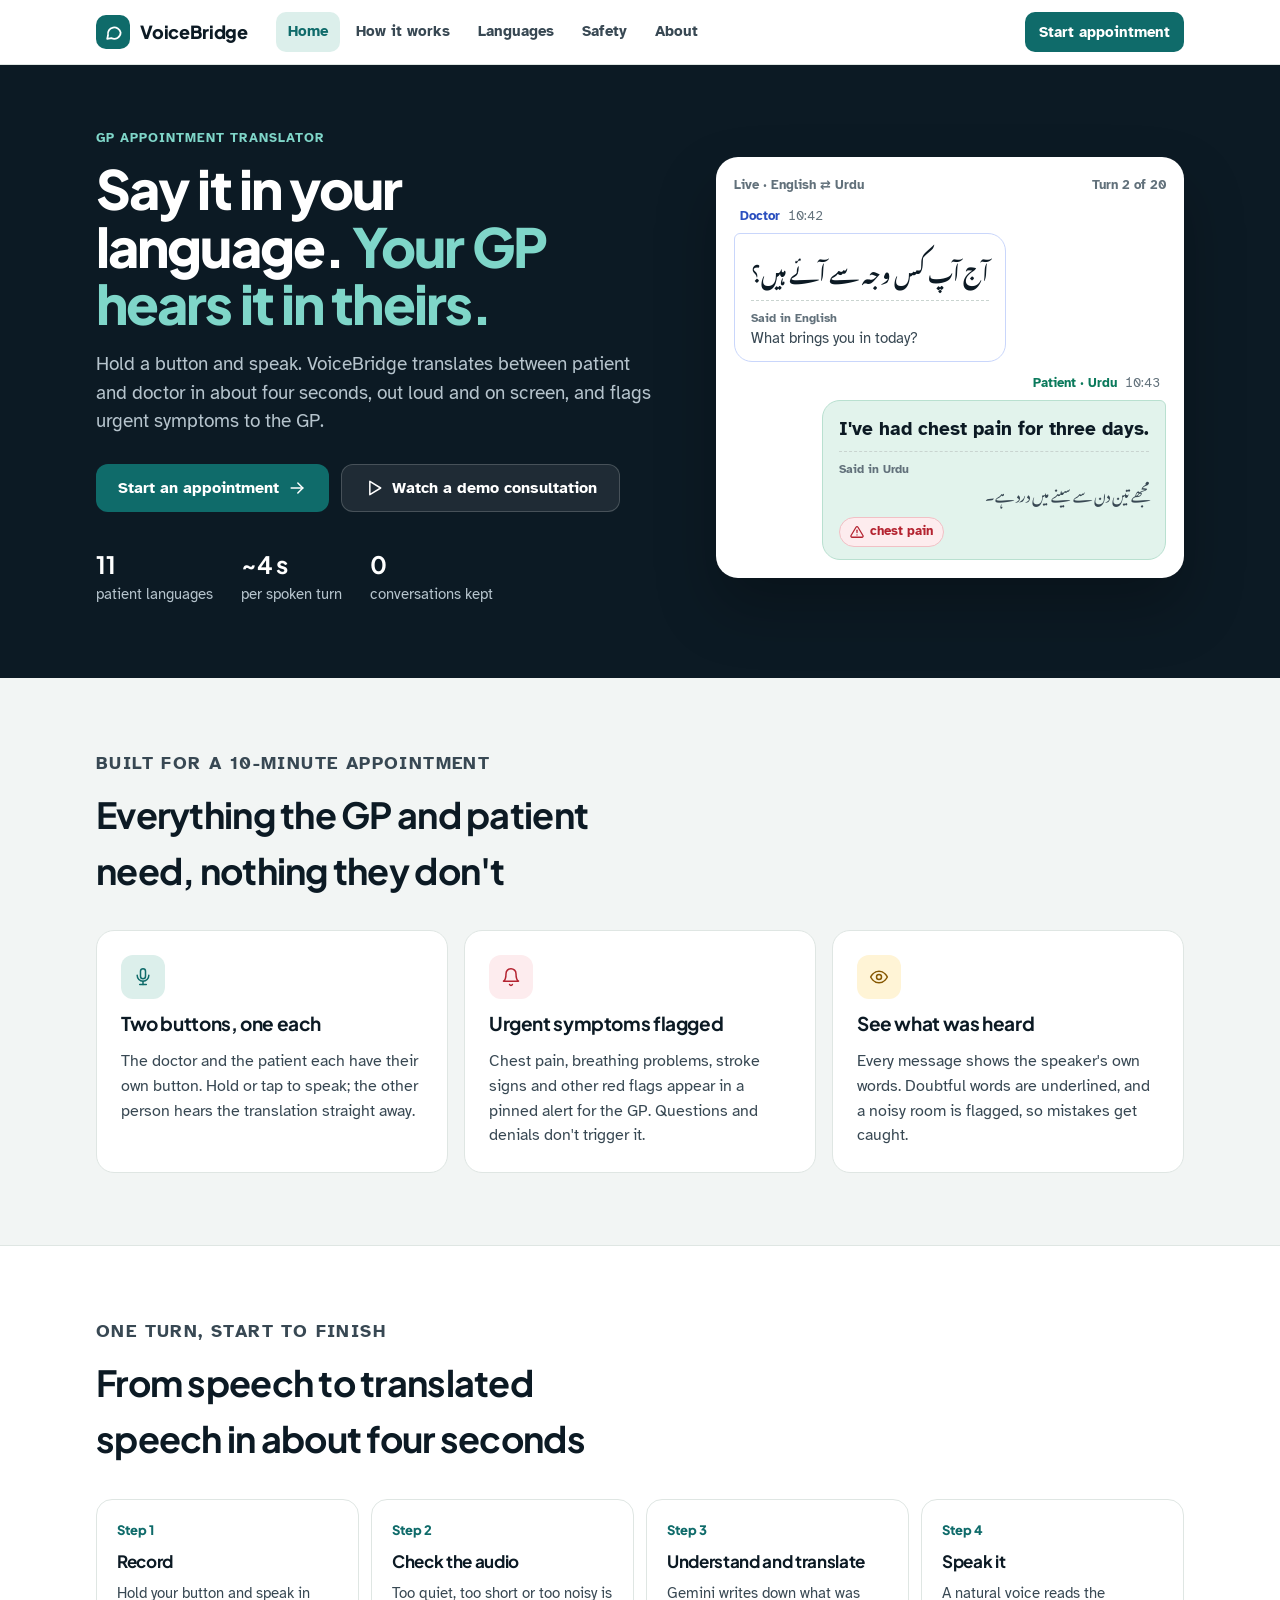
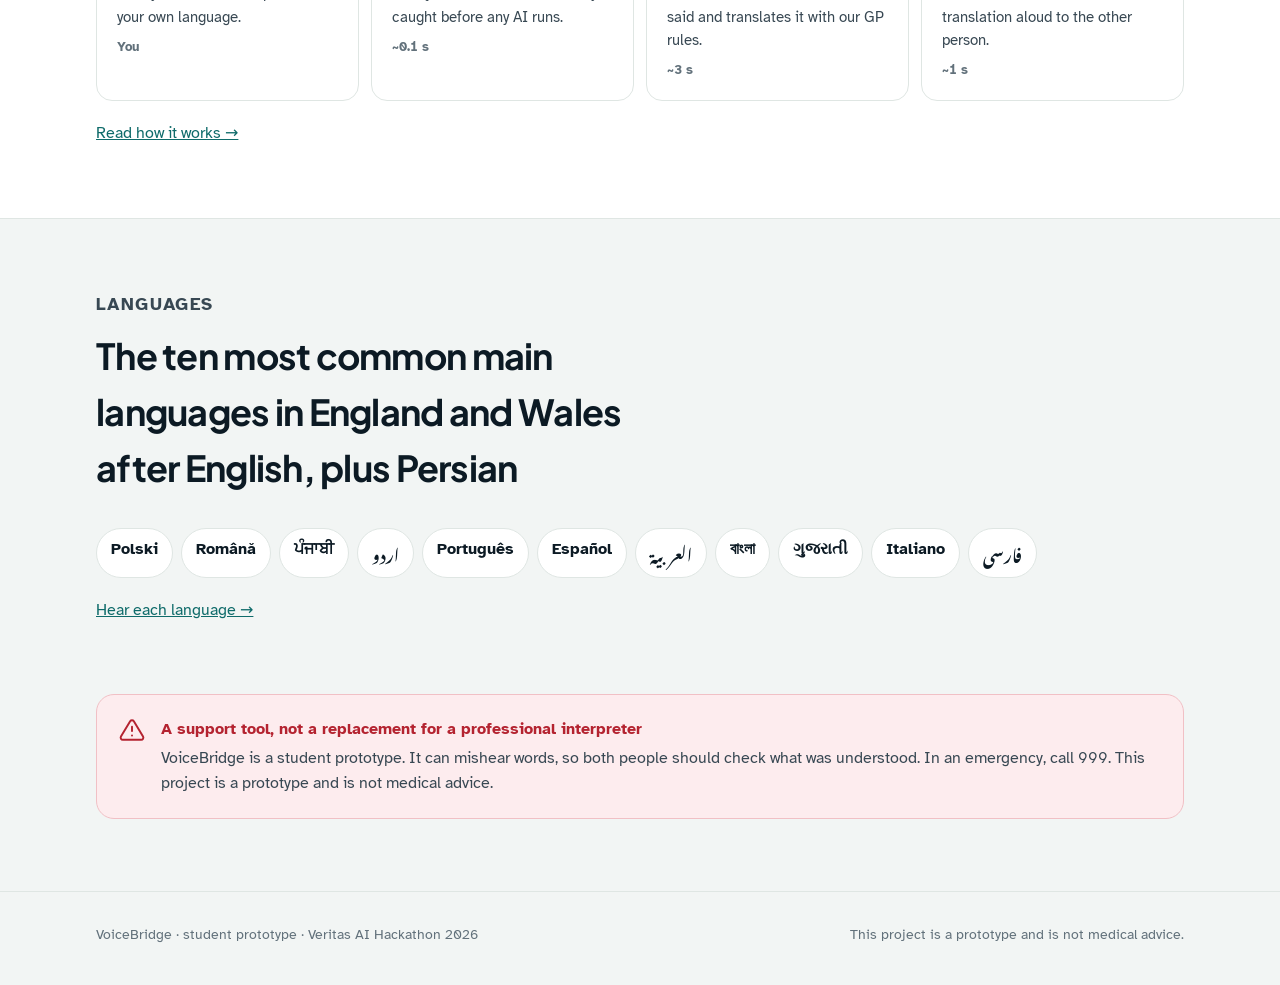
<file: frontend/index.html>
<!DOCTYPE html>
<html lang="en">
<head>
<title>VoiceBridge Prototype</title>
<meta name="claude:viewport-fit-sides" content="cover">
<meta charset="UTF-8">
<meta name="viewport" content="width=device-width, initial-scale=1, viewport-fit=cover">
<link rel="preconnect" href="https://fonts.googleapis.com">
<link rel="preconnect" href="https://fonts.gstatic.com" crossorigin>
<link rel="stylesheet" href="https://fonts.googleapis.com/css2?family=Atkinson+Hyperlegible:wght@400;700&family=Plus+Jakarta+Sans:wght@500;600;700;800&family=Noto+Nastaliq+Urdu:wght@400;600&family=Noto+Sans+Arabic:wght@400;600&display=swap">
<!--
  ===============================================================
  NEW MOCK (v2, 14 Nov 2026): the current VoiceBridge design.
  (The OLD Gemini mockup is in frontend/old_mockup/ for reference only.)
  FOR BENET (frontend). Starting point for the VoiceBridge UI.
  Read frontend/README.md first: what you can change, what must stay
  the same so it connects to Ahmed's backend, and how to connect it.
  ===============================================================
  VoiceBridge interactive prototype (multi-page). Demo mode by default.
  USE_MOCK = false + serve as frontend/index.html from the backend = real API, mic and voices.
  Pages (hash links): #home #how #languages #safety #about, app flow: #start #choose #consult #summary
-->
<style>
/* Layout concept: a calm clinical product site; the appointment screen is a chat thread with a two-button dock. */
:root{
  --bg:#f2f5f4; --surface:#ffffff; --surface-2:#f7f9f8; --line:#dfe6e3; --line-2:#c9d4d0;
  --ink:#0c1a24; --ink-2:#384853; --ink-3:#62717b;
  --brand:#0f6b6a; --brand-2:#0a5453; --brand-soft:#dcefeb; --on-brand:#ffffff;
  --doc:#2b4fbf; --doc-soft:#e9efff; --doc-line:#c9d6fb; --on-doc:#ffffff;
  --pat:#0b7a5c; --pat-soft:#e2f3ec; --pat-line:#b9e0d0; --on-pat:#ffffff;
  --urgent:#b42330; --urgent-soft:#fdecee; --urgent-line:#f1c0c5;
  --warn:#865700; --warn-soft:#fff4d6; --warn-line:#efd9a0;
  --rec:#d13c3c; --rec-soft:rgba(209,60,60,.14);
  --hero:#0c1a24; --hero-ink:#ffffff; --hero-muted:#b6c4cd; --hero-accent:#7fd6c9; --hero-chip:rgba(255,255,255,.08);
  --shadow:0 1px 2px rgba(12,26,36,.05),0 8px 24px rgba(12,26,36,.07);
  --overlay:rgba(12,26,36,.45);
  --focus:#e09b00;
  --font:"Atkinson Hyperlegible",system-ui,-apple-system,"Segoe UI",Roboto,sans-serif;
  --display:"Plus Jakarta Sans","Atkinson Hyperlegible",system-ui,sans-serif;
  --rtl:"Noto Nastaliq Urdu","Noto Sans Arabic","Segoe UI",Tahoma,sans-serif;
}
@media (prefers-color-scheme: dark){ :root:not([data-theme="light"]){
  --bg:#0b1418; --surface:#121e23; --surface-2:#17262c; --line:#24353c; --line-2:#31464e;
  --ink:#e7eef0; --ink-2:#b4c3c9; --ink-3:#8698a1;
  --brand:#41b6a9; --brand-2:#5ccabd; --brand-soft:#10302d; --on-brand:#06221f;
  --doc:#8ea9ff; --doc-soft:#162140; --doc-line:#2b3c68; --on-doc:#0b1430;
  --pat:#5fd0a9; --pat-soft:#0f2a22; --pat-line:#1f4a3b; --on-pat:#062019;
  --urgent:#ff8b93; --urgent-soft:#3a1418; --urgent-line:#6b2a31;
  --warn:#f2c25a; --warn-soft:#33270d; --warn-line:#5c4718;
  --rec:#ff6b6b; --rec-soft:rgba(255,107,107,.16);
  --hero:#0f2127; --hero-ink:#ffffff; --hero-muted:#a8bac2; --hero-accent:#7fd6c9; --hero-chip:rgba(255,255,255,.07);
  --shadow:0 1px 2px rgba(0,0,0,.3),0 8px 24px rgba(0,0,0,.35); --overlay:rgba(0,0,0,.6); --focus:#ffc24d;
  color-scheme:dark;
}}
:root[data-theme="dark"]{
  --bg:#0b1418; --surface:#121e23; --surface-2:#17262c; --line:#24353c; --line-2:#31464e;
  --ink:#e7eef0; --ink-2:#b4c3c9; --ink-3:#8698a1;
  --brand:#41b6a9; --brand-2:#5ccabd; --brand-soft:#10302d; --on-brand:#06221f;
  --doc:#8ea9ff; --doc-soft:#162140; --doc-line:#2b3c68; --on-doc:#0b1430;
  --pat:#5fd0a9; --pat-soft:#0f2a22; --pat-line:#1f4a3b; --on-pat:#062019;
  --urgent:#ff8b93; --urgent-soft:#3a1418; --urgent-line:#6b2a31;
  --warn:#f2c25a; --warn-soft:#33270d; --warn-line:#5c4718;
  --rec:#ff6b6b; --rec-soft:rgba(255,107,107,.16);
  --hero:#0f2127; --hero-ink:#ffffff; --hero-muted:#a8bac2; --hero-accent:#7fd6c9; --hero-chip:rgba(255,255,255,.07);
  --shadow:0 1px 2px rgba(0,0,0,.3),0 8px 24px rgba(0,0,0,.35); --overlay:rgba(0,0,0,.6); --focus:#ffc24d;
  color-scheme:dark;
}
*{box-sizing:border-box}
[hidden]{display:none!important}
html{scroll-behavior:smooth}
body{margin:0;background:var(--bg);color:var(--ink);font-family:var(--font);font-size:16px;line-height:1.55;-webkit-font-smoothing:antialiased}
h1,h2,h3{font-family:var(--display);letter-spacing:-.02em;text-wrap:balance;margin:0;color:var(--ink)}
p{margin:0}
button{font:inherit;color:inherit;cursor:pointer;border:0;background:none;padding:0}
a{color:var(--brand)}
:focus-visible{outline:3px solid var(--focus);outline-offset:3px;border-radius:8px}
.rtl,[dir="rtl"]{font-family:var(--rtl);line-height:2}
.icon{width:20px;height:20px;flex:none;stroke:currentColor;fill:none;stroke-width:1.8;stroke-linecap:round;stroke-linejoin:round}
.sr-only{position:absolute;width:1px;height:1px;overflow:hidden;clip:rect(0 0 0 0);white-space:nowrap}
.wrap{max-width:1120px;margin:0 auto;padding-left:max(16px,env(safe-area-inset-left,0px));padding-right:max(16px,env(safe-area-inset-right,0px))}
.view{display:none}
.view.active{display:block}
.muted{color:var(--ink-3)}
.eyebrow{font-size:12.5px;font-weight:700;letter-spacing:.08em;text-transform:uppercase;color:var(--brand)}

/* header */
body::before{content:"";position:fixed;inset:0 0 auto;height:env(safe-area-inset-top,0px);z-index:30;background:var(--surface)}
.site-head{position:sticky;top:env(safe-area-inset-top,0px);z-index:20;background:var(--surface);border-bottom:1px solid var(--line)}
.site-head .wrap{display:flex;align-items:center;gap:16px;height:64px}
.logo{display:flex;align-items:center;gap:10px;font-family:var(--display);font-weight:800;font-size:18px;color:var(--ink);text-decoration:none;letter-spacing:-.01em}
.logo-mark{width:34px;height:34px;border-radius:10px;background:var(--brand);color:var(--on-brand);display:grid;place-items:center}
.logo-mark .icon{width:19px;height:19px;stroke-width:2.2}
.nav{display:flex;gap:4px;margin-left:12px}
.nav a{padding:8px 12px;border-radius:10px;color:var(--ink-2);text-decoration:none;font-weight:700;font-size:15px}
.nav a:hover{background:var(--surface-2);color:var(--ink)}
.nav a[aria-current="page"]{color:var(--brand);background:var(--brand-soft)}
.head-actions{margin-left:auto;display:flex;gap:8px;align-items:center}
.menu-btn{display:none;width:42px;height:42px;border-radius:10px;border:1px solid var(--line-2);place-items:center}
.mobile-nav{display:none;border-top:1px solid var(--line);background:var(--surface)}
.mobile-nav.open{display:block}
.mobile-nav a{display:block;padding:14px max(16px,env(safe-area-inset-left,0px));border-bottom:1px solid var(--line);color:var(--ink);text-decoration:none;font-weight:700}

/* buttons */
.btn{display:inline-flex;align-items:center;justify-content:center;gap:8px;min-height:48px;padding:0 22px;border-radius:12px;font-weight:700;font-size:16px;text-decoration:none;transition:background .15s,transform .05s,border-color .15s}
.btn:active{transform:scale(.98)}
.btn-primary{background:var(--brand);color:var(--on-brand)}
.btn-primary:hover{background:var(--brand-2)}
.btn-primary[disabled]{opacity:.6;cursor:wait}
.btn-ghost{background:var(--surface);border:1px solid var(--line-2);color:var(--ink)}
.btn-ghost:hover{border-color:var(--ink-3)}
.btn-danger{background:var(--surface);border:1px solid var(--urgent-line);color:var(--urgent)}
.btn-danger:hover{background:var(--urgent-soft)}
.btn-sm{min-height:40px;padding:0 14px;font-size:14.5px;border-radius:10px}
.btn-on-dark{background:var(--hero-chip);color:var(--hero-ink);border:1px solid rgba(255,255,255,.18)}
.btn-on-dark:hover{background:rgba(255,255,255,.14)}
.chip{display:inline-flex;align-items:center;gap:6px;min-height:30px;padding:0 12px;border-radius:999px;font-size:13px;font-weight:700;background:var(--surface);border:1px solid var(--line);color:var(--ink-2);white-space:nowrap}

/* home */
.hero{background:var(--hero);color:var(--hero-ink)}
.hero .wrap{display:grid;grid-template-columns:1.1fr .9fr;gap:48px;align-items:center;padding-block:64px 72px}
.hero h1{color:var(--hero-ink);font-size:clamp(34px,5vw,54px);line-height:1.06;letter-spacing:-.035em;font-weight:800}
.hero h1 em{font-style:normal;color:var(--hero-accent)}
.hero-sub{margin-top:18px;font-size:18.5px;color:var(--hero-muted);max-width:30em}
.hero-cta{display:flex;gap:12px;flex-wrap:wrap;margin-top:28px}
.hero-facts{display:flex;gap:28px;flex-wrap:wrap;margin-top:34px;color:var(--hero-muted);font-size:14.5px}
.hero-facts strong{display:block;color:var(--hero-ink);font-family:var(--display);font-size:24px;letter-spacing:-.02em}
.preview{background:var(--surface);color:var(--ink);border-radius:22px;padding:18px;box-shadow:0 30px 60px rgba(0,0,0,.25);display:flex;flex-direction:column;gap:12px}
.preview-top{display:flex;justify-content:space-between;align-items:center;font-size:13px;color:var(--ink-3);font-weight:700}
.section{padding-block:72px}
.section-head{max-width:640px;margin-bottom:32px;display:grid;gap:10px}
.section-head h2{font-size:clamp(26px,3.4vw,36px)}
.section-head p{color:var(--ink-2);font-size:17.5px}
.grid-3{display:grid;grid-template-columns:repeat(3,minmax(0,1fr));gap:16px}
.grid-2{display:grid;grid-template-columns:repeat(2,minmax(0,1fr));gap:16px}
.tile{background:var(--surface);border:1px solid var(--line);border-radius:18px;padding:24px;display:grid;gap:10px;align-content:start}
.tile h3{font-size:19px}
.tile p{color:var(--ink-2)}
.tile-icon{width:44px;height:44px;border-radius:12px;display:grid;place-items:center;background:var(--brand-soft);color:var(--brand)}
.tile-icon.red{background:var(--urgent-soft);color:var(--urgent)}
.tile-icon.amber{background:var(--warn-soft);color:var(--warn)}
.tile-icon.blue{background:var(--doc-soft);color:var(--doc)}
.flow{display:grid;grid-template-columns:repeat(4,minmax(0,1fr));gap:12px;counter-reset:step}
.flow-step{background:var(--surface);border:1px solid var(--line);border-radius:16px;padding:20px;display:grid;gap:8px;align-content:start;position:relative}
.flow-step .n{font-family:var(--display);font-weight:800;font-size:13px;color:var(--brand)}
.flow-step h3{font-size:17px}
.flow-step p{color:var(--ink-2);font-size:15px}
.flow-step .t{font-size:13px;font-weight:700;color:var(--ink-3);font-variant-numeric:tabular-nums}
.lang-strip{display:flex;flex-wrap:wrap;gap:8px}
.lang-pill{padding:8px 14px;border-radius:999px;background:var(--surface);border:1px solid var(--line);font-weight:700}
.band{background:var(--surface);border-block:1px solid var(--line)}
.callout{display:flex;gap:16px;align-items:flex-start;padding:22px;border-radius:18px;background:var(--urgent-soft);border:1px solid var(--urgent-line);color:var(--urgent)}
.callout p{color:var(--ink-2)}
.footer{padding-block:32px 40px;color:var(--ink-3);font-size:14px;border-top:1px solid var(--line)}
.footer .wrap{display:flex;justify-content:space-between;gap:16px;flex-wrap:wrap}

/* inner pages */
.page-hero{padding-block:56px 24px}
.page-hero h1{font-size:clamp(30px,4.4vw,44px);margin-top:8px}
.page-hero p{margin-top:12px;color:var(--ink-2);font-size:18px;max-width:38em}
.stat-row{display:grid;grid-template-columns:repeat(auto-fit,minmax(170px,1fr));gap:12px}
.stat{background:var(--surface);border:1px solid var(--line);border-radius:16px;padding:18px}
.stat small{display:block;color:var(--ink-3);font-size:13.5px}
.stat strong{font-family:var(--display);font-size:26px;letter-spacing:-.02em;font-variant-numeric:tabular-nums}
.compare{display:grid;grid-template-columns:repeat(2,minmax(0,1fr));gap:12px;margin-top:14px}
.compare div{border-radius:12px;padding:12px 14px;font-size:14.5px}
.compare .before{background:var(--urgent-soft);color:var(--urgent);border:1px solid var(--urgent-line)}
.compare .after{background:var(--pat-soft);color:var(--pat);border:1px solid var(--pat-line)}
.lang-cards{display:grid;grid-template-columns:repeat(auto-fill,minmax(250px,1fr));gap:12px}
.lang-card{background:var(--surface);border:1px solid var(--line);border-radius:16px;padding:18px;display:grid;gap:8px;align-content:start}
.lang-card .top{display:flex;justify-content:space-between;align-items:baseline;gap:8px}
.lang-card .native{font-size:24px;font-weight:700}
.lang-card .rank{font-size:12.5px;color:var(--ink-3);font-weight:700;font-variant-numeric:tabular-nums}
.lang-card .meta{font-size:13.5px;color:var(--ink-3)}
.phrase{background:var(--surface-2);border:1px solid var(--line);border-radius:12px;padding:10px 12px;font-size:17px;min-height:52px}
.lang-card .btn{justify-self:start}
.limits{display:grid;gap:10px}
.limit{display:flex;gap:12px;align-items:flex-start;background:var(--surface);border:1px solid var(--line);border-radius:14px;padding:14px 16px}
.limit .icon{color:var(--warn);margin-top:3px}
.limit p{color:var(--ink-2)}
.credits{display:grid;grid-template-columns:repeat(auto-fit,minmax(240px,1fr));gap:10px}
.credit{background:var(--surface);border:1px solid var(--line);border-radius:14px;padding:14px 16px;font-size:14.5px;color:var(--ink-2)}
.credit b{display:block;color:var(--ink);font-size:15.5px}

/* app flow */
.app-page{padding-block:40px 64px}
.form-card{max-width:440px;margin:0 auto;background:var(--surface);border:1px solid var(--line);border-radius:22px;padding:32px;box-shadow:var(--shadow);display:grid;gap:6px}
.form-card h1{font-size:26px}
.label{font-weight:700;font-size:14px;margin-top:18px}
.input-wrap{position:relative;margin-top:6px}
.input-wrap .icon{position:absolute;left:14px;top:50%;transform:translateY(-50%);color:var(--ink-3)}
.input{width:100%;height:52px;border-radius:12px;border:1.5px solid var(--line-2);background:var(--surface-2);color:var(--ink);padding:0 14px 0 44px;font:inherit;font-size:17px;letter-spacing:.06em}
.input:focus{outline:none;border-color:var(--brand);box-shadow:0 0 0 4px var(--brand-soft)}
.hint-box{margin-top:12px;font-size:13.5px;color:var(--ink-3);background:var(--surface-2);border:1px dashed var(--line-2);border-radius:10px;padding:10px 12px}
.field-error{margin-top:12px;padding:10px 12px;border-radius:10px;background:var(--urgent-soft);border:1px solid var(--urgent-line);color:var(--urgent);font-size:14.5px}
.form-card .btn{margin-top:16px;width:100%}
.choose-head{display:flex;justify-content:space-between;align-items:flex-end;gap:16px;flex-wrap:wrap;margin-bottom:20px}
.choose-head h1{font-size:clamp(26px,3.6vw,34px);margin-top:6px}
.search{position:relative;width:280px;max-width:100%}
.search .icon{position:absolute;left:12px;top:50%;transform:translateY(-50%);color:var(--ink-3);width:18px;height:18px}
.search input{width:100%;height:44px;border-radius:12px;border:1.5px solid var(--line-2);background:var(--surface);color:var(--ink);padding:0 12px 0 38px;font:inherit}
.search input:focus{outline:none;border-color:var(--brand);box-shadow:0 0 0 4px var(--brand-soft)}
.lang-grid{display:grid;grid-template-columns:repeat(auto-fill,minmax(190px,1fr));gap:12px}
.lang-opt{position:relative;text-align:left;padding:16px 18px;border-radius:16px;background:var(--surface);border:1.5px solid var(--line);min-height:92px;display:flex;flex-direction:column;justify-content:space-between;gap:4px}
.lang-opt:hover{border-color:var(--line-2)}
.lang-opt .native{font-size:23px;font-weight:700;line-height:1.35}
.lang-opt .english{font-size:14px;color:var(--ink-3)}
.lang-opt .tick{position:absolute;top:12px;right:12px;width:24px;height:24px;border-radius:50%;background:var(--brand);color:var(--on-brand);display:none;place-items:center}
.lang-opt .tick .icon{width:14px;height:14px;stroke-width:3}
.lang-opt[aria-checked="true"]{border-color:var(--brand);box-shadow:0 0 0 4px var(--brand-soft)}
.lang-opt[aria-checked="true"] .tick{display:grid}
.choose-foot{display:flex;align-items:center;justify-content:space-between;gap:16px;flex-wrap:wrap;margin-top:24px;padding-top:20px;border-top:1px solid var(--line)}
.pair{display:flex;align-items:center;gap:10px;font-weight:700;flex-wrap:wrap}
.pair .side{padding:8px 14px;border-radius:12px;background:var(--surface);border:1px solid var(--line)}
.pair .doc{color:var(--doc)} .pair .pat{color:var(--pat)}

/* consult: fills the screen so the button dock always sits at the bottom */
#v-consult.active{display:flex;flex-direction:column;min-height:calc(100dvh - 64px - env(safe-area-inset-top,0px) - env(safe-area-inset-bottom,0px))}
#v-consult > .wrap{flex:1;width:100%}
#v-consult .bar{position:sticky;top:calc(env(safe-area-inset-top,0px) + 64px);z-index:10;background:var(--bg);border-bottom:1px solid var(--line)}
#v-consult .bar .wrap{display:flex;align-items:center;gap:10px;min-height:56px;flex-wrap:wrap;padding-block:8px}
.live{width:8px;height:8px;border-radius:50%;background:var(--pat);box-shadow:0 0 0 4px var(--pat-soft)}
.bar-right{margin-left:auto;display:flex;gap:8px;align-items:center}
.turns.low{color:var(--warn);border-color:var(--warn-line);background:var(--warn-soft)}
.urgent-banner{display:flex;align-items:flex-start;gap:12px;margin-top:12px;background:var(--urgent-soft);border:1px solid var(--urgent-line);color:var(--urgent);padding:12px 14px;border-radius:14px}
.urgent-banner b{display:block}
.urgent-banner .x{margin-left:auto;width:34px;height:34px;border-radius:8px;display:grid;place-items:center;color:var(--urgent)}
.thread{max-width:860px;margin:0 auto;display:flex;flex-direction:column;gap:14px;padding-block:20px 24px;min-height:42vh}
.empty{margin:auto;text-align:center;max-width:460px;padding:28px 8px;color:var(--ink-2);display:grid;gap:10px;justify-items:center}
.empty-art{width:80px;height:80px;border-radius:24px;background:var(--brand-soft);color:var(--brand);display:grid;place-items:center}
.empty-art .icon{width:38px;height:38px;stroke-width:1.6}
.empty h2{font-size:22px}
.how-list{display:grid;gap:8px;margin-top:6px;text-align:left;width:100%}
.how-list div{display:flex;gap:10px;align-items:center;background:var(--surface);border:1px solid var(--line);border-radius:12px;padding:10px 12px;font-size:14.5px}
.num{width:22px;height:22px;flex:none;border-radius:50%;background:var(--ink);color:var(--surface);font-size:12px;font-weight:700;display:grid;place-items:center}
.msg{display:flex;flex-direction:column;max-width:min(640px,90%);animation:rise .25s ease-out}
.msg.doctor{align-self:flex-start}
.msg.patient{align-self:flex-end;align-items:flex-end}
@keyframes rise{from{transform:translateY(8px)}to{transform:none}}
.msg-meta{display:flex;align-items:center;gap:8px;font-size:12.5px;color:var(--ink-3);margin:0 6px 6px;font-variant-numeric:tabular-nums}
.who{font-weight:700}
.doctor .who{color:var(--doc)} .patient .who{color:var(--pat)}
.bubble{padding:14px 16px 12px;border-radius:18px;border:1px solid;width:100%}
.doctor .bubble{background:var(--surface);border-color:var(--doc-line);border-top-left-radius:6px}
.patient .bubble{background:var(--pat-soft);border-color:var(--pat-line);border-top-right-radius:6px}
.translation{font-size:19px;line-height:1.5;font-weight:700}
.translation[dir="rtl"]{font-size:21px;line-height:2.1;font-weight:600}
.original{margin-top:8px;padding-top:8px;border-top:1px dashed var(--line-2);font-size:14.5px;color:var(--ink-2)}
.original-label{display:block;font-size:12px;font-weight:700;color:var(--ink-3);font-family:var(--font);line-height:1.5}
mark.unclear{background:var(--warn-soft);color:inherit;text-decoration:underline dotted var(--warn) 2px;text-underline-offset:4px;border-radius:4px;padding:0 2px}
.flags{display:flex;flex-wrap:wrap;gap:6px;margin-top:10px}
.flag{display:inline-flex;align-items:center;gap:6px;font-size:12.5px;font-weight:700;padding:4px 10px;border-radius:999px;border:1px solid}
.flag .icon{width:14px;height:14px;stroke-width:2.2}
.flag.urgent{background:var(--urgent-soft);border-color:var(--urgent-line);color:var(--urgent)}
.flag.warn{background:var(--warn-soft);border-color:var(--warn-line);color:var(--warn)}
.msg-actions{display:flex;gap:4px;margin:6px 2px 0;flex-wrap:wrap}
.link-btn{display:inline-flex;align-items:center;gap:6px;min-height:32px;padding:0 10px;border-radius:8px;font-size:13px;font-weight:700;color:var(--ink-2)}
.link-btn:hover{background:var(--surface)}
.link-btn .icon{width:16px;height:16px}
.typing{display:inline-flex;align-items:center;gap:10px;padding:12px 16px;border-radius:18px;background:var(--surface);border:1px solid var(--line);font-size:14px;color:var(--ink-3)}
.dots{display:inline-flex;gap:4px}
.dots i{width:7px;height:7px;border-radius:50%;background:var(--ink-3);animation:bounce 1s infinite}
.dots i:nth-child(2){animation-delay:.15s}.dots i:nth-child(3){animation-delay:.3s}
@keyframes bounce{0%,60%,100%{transform:translateY(0)}30%{transform:translateY(-5px)}}
.note{align-self:center;font-size:13.5px;color:var(--ink-2);background:var(--surface);border:1px solid var(--line);padding:8px 14px;border-radius:999px;display:flex;gap:8px;align-items:center;text-align:center;max-width:100%}
.note.error{color:var(--urgent);border-color:var(--urgent-line);background:var(--urgent-soft)}
.dock{position:sticky;bottom:0;z-index:10;background:var(--surface);border-top:1px solid var(--line);padding-bottom:env(safe-area-inset-bottom,0px)}
.dock-buttons{display:grid;grid-template-columns:1fr 1fr;gap:12px;padding-block:12px;max-width:892px}
.speak{position:relative;display:flex;align-items:center;gap:14px;padding:12px 16px 12px 12px;border-radius:20px;border:1.5px solid;text-align:left;min-height:84px;touch-action:none;-webkit-user-select:none;user-select:none;-webkit-touch-callout:none;transition:background .15s,border-color .15s,opacity .15s}
.speak.doctor{background:var(--doc-soft);border-color:var(--doc-line)}
.speak.patient{background:var(--pat-soft);border-color:var(--pat-line);flex-direction:row-reverse;text-align:right;padding:12px 12px 12px 16px}
.speak[disabled]{opacity:.45;cursor:not-allowed}
.mic{position:relative;width:60px;height:60px;flex:none;border-radius:50%;display:grid;place-items:center;transition:transform .15s,background .15s}
.doctor .mic{background:var(--doc);color:var(--on-doc)}
.patient .mic{background:var(--pat);color:var(--on-pat)}
.mic .icon{width:26px;height:26px;stroke-width:2}
.speak-text{min-width:0;flex:1;display:flex;flex-direction:column}
.patient .speak-text{align-items:flex-end}
.speak-who{font-family:var(--display);font-weight:700;font-size:16px;line-height:1.3;display:block}
.speak-who .tag{font-family:var(--font);font-weight:400;color:var(--ink-3);font-size:14px}
.speak-hint{display:block;font-size:13.5px;color:var(--ink-2);margin-top:2px}
.speak-hint[dir="rtl"]{font-size:14px;line-height:1.9}
.meter{display:none;align-items:center;gap:3px;height:22px;margin-top:4px}
.meter i{width:4px;height:4px;border-radius:2px;background:var(--rec);transition:height .08s}
.speak.recording{background:var(--surface);border-color:var(--rec);box-shadow:0 0 0 5px var(--rec-soft)}
.speak.recording .mic{background:var(--rec);color:#fff;transform:scale(1.05)}
.speak.recording .mic::before,.speak.recording .mic::after{content:"";position:absolute;inset:0;border-radius:50%;border:2px solid var(--rec);animation:ring 1.5s ease-out infinite}
.speak.recording .mic::after{animation-delay:.75s}
.speak.recording .meter{display:flex}
.speak.recording .speak-hint{color:var(--rec);font-weight:700}
@keyframes ring{0%{transform:scale(1);opacity:.6}100%{transform:scale(1.8);opacity:0}}
.demo-bar{display:flex;align-items:center;justify-content:center;gap:10px;flex-wrap:wrap;font-size:13.5px;color:var(--ink-3);padding-bottom:10px}

/* summary */
.sum-grid{display:grid;grid-template-columns:repeat(2,minmax(0,1fr));gap:16px;margin-top:16px}
.sum-card{background:var(--surface);border:1px solid var(--line);border-radius:20px;padding:22px;display:grid;gap:14px;align-content:start}
.sum-card-head{display:flex;align-items:center;justify-content:space-between;gap:10px}
.sum-card h2{font-size:18px;display:flex;align-items:center;gap:8px}
.badge{font-size:12px;font-weight:700;padding:4px 10px;border-radius:999px}
.for-doc{background:var(--doc-soft);color:var(--doc)} .for-pat{background:var(--pat-soft);color:var(--pat)}
.sum-body{white-space:pre-wrap;background:var(--surface-2);border:1px solid var(--line);border-radius:12px;padding:16px;font-size:16px;line-height:1.7;min-height:170px}
.sum-body[dir="rtl"]{line-height:2.2}
.privacy{display:flex;align-items:center;gap:10px;margin-top:16px;padding:12px 16px;border-radius:12px;background:var(--brand-soft);color:var(--brand-2);font-size:14.5px}
.skeleton{background:var(--line);border-radius:6px;height:14px;margin:8px 0;animation:pulse 1.2s ease-in-out infinite}
@keyframes pulse{50%{opacity:.5}}

/* modal (the viewer blocks confirm(), so confirmation is built into the page) */
.modal{position:fixed;inset:0;z-index:50;background:var(--overlay);display:grid;place-items:center;padding:max(16px,env(safe-area-inset-left,0px))}
.modal-card{background:var(--surface);border:1px solid var(--line);border-radius:20px;max-width:420px;width:100%;padding:24px;display:grid;gap:10px;box-shadow:var(--shadow)}
.modal-card h2{font-size:21px}
.modal-actions{display:flex;gap:10px;justify-content:flex-end;flex-wrap:wrap;margin-top:8px}
.toast{position:fixed;left:50%;bottom:calc(20px + env(safe-area-inset-bottom,0px));transform:translateX(-50%);z-index:60;background:var(--ink);color:var(--surface);padding:10px 16px;border-radius:999px;font-size:14px;font-weight:700}

@media (max-width:900px){
  .hero .wrap{grid-template-columns:1fr;padding-block:40px 48px}
  .grid-3{grid-template-columns:1fr}
  .flow{grid-template-columns:repeat(2,minmax(0,1fr))}
  .sum-grid,.grid-2,.compare{grid-template-columns:1fr}
  .nav{display:none}
  .menu-btn{display:grid}
  .head-actions .btn-primary{display:none}
}
@media (max-width:560px){
  .flow{grid-template-columns:1fr}
  .section{padding-block:48px}
  .dock-buttons{gap:8px}
  .speak,.speak.patient{flex-direction:column;align-items:center;text-align:center;padding:12px 8px;gap:8px;min-height:auto}
  .patient .speak-text,.speak-text{align-items:center}
  .meter{justify-content:center}
  .translation{font-size:17px}
  .msg{max-width:94%}
  .pair-full,.tl{display:none}
  .form-card{padding:22px}
}
@media (prefers-reduced-motion:reduce){*{animation:none!important;transition:none!important;scroll-behavior:auto!important}}
</style>
</head>
<body>

<svg width="0" height="0" style="position:absolute" aria-hidden="true">
  <symbol id="i-mic" viewBox="0 0 24 24"><rect x="9" y="2" width="6" height="12" rx="3"/><path d="M5 10a7 7 0 0 0 14 0"/><path d="M12 17v4"/><path d="M8 21h8"/></symbol>
  <symbol id="i-lock" viewBox="0 0 24 24"><rect x="4" y="11" width="16" height="10" rx="2"/><path d="M8 11V7a4 4 0 0 1 8 0v4"/></symbol>
  <symbol id="i-arrow" viewBox="0 0 24 24"><path d="M5 12h14"/><path d="m13 6 6 6-6 6"/></symbol>
  <symbol id="i-back" viewBox="0 0 24 24"><path d="M19 12H5"/><path d="m11 18-6-6 6-6"/></symbol>
  <symbol id="i-check" viewBox="0 0 24 24"><path d="m5 12 5 5 9-10"/></symbol>
  <symbol id="i-alert" viewBox="0 0 24 24"><path d="M10.3 3.9 1.8 18a2 2 0 0 0 1.7 3h17a2 2 0 0 0 1.7-3L13.7 3.9a2 2 0 0 0-3.4 0z"/><path d="M12 9v4"/><path d="M12 17h.01"/></symbol>
  <symbol id="i-x" viewBox="0 0 24 24"><path d="M18 6 6 18"/><path d="m6 6 12 12"/></symbol>
  <symbol id="i-play" viewBox="0 0 24 24"><path d="M7 4v16l13-8z"/></symbol>
  <symbol id="i-volume" viewBox="0 0 24 24"><path d="M11 5 6 9H3v6h3l5 4z"/><path d="M15.5 8.5a5 5 0 0 1 0 7"/><path d="M18.5 5.5a9 9 0 0 1 0 13"/></symbol>
  <symbol id="i-redo" viewBox="0 0 24 24"><path d="M3 12a9 9 0 1 0 3-6.7L3 8"/><path d="M3 3v5h5"/></symbol>
  <symbol id="i-globe" viewBox="0 0 24 24"><circle cx="12" cy="12" r="9"/><path d="M3 12h18"/><path d="M12 3a14 14 0 0 1 0 18a14 14 0 0 1 0-18"/></symbol>
  <symbol id="i-shield" viewBox="0 0 24 24"><path d="M12 3 4 6v6c0 5 3.5 8 8 9 4.5-1 8-4 8-9V6z"/><path d="m9 12 2 2 4-4"/></symbol>
  <symbol id="i-bell" viewBox="0 0 24 24"><path d="M6 8a6 6 0 0 1 12 0c0 7 3 9 3 9H3s3-2 3-9"/><path d="M10.3 21a1.9 1.9 0 0 0 3.4 0"/></symbol>
  <symbol id="i-search" viewBox="0 0 24 24"><circle cx="11" cy="11" r="7"/><path d="m21 21-4.3-4.3"/></symbol>
  <symbol id="i-copy" viewBox="0 0 24 24"><rect x="9" y="9" width="12" height="12" rx="2"/><path d="M5 15H4a1 1 0 0 1-1-1V4a1 1 0 0 1 1-1h10a1 1 0 0 1 1 1v1"/></symbol>
  <symbol id="i-stop" viewBox="0 0 24 24"><rect x="5" y="5" width="14" height="14" rx="3"/></symbol>
  <symbol id="i-steth" viewBox="0 0 24 24"><path d="M6 3v6a5 5 0 0 0 10 0V3"/><path d="M11 14v2a5 5 0 0 0 10 0v-1"/><circle cx="21" cy="13" r="1.5"/></symbol>
  <symbol id="i-chat" viewBox="0 0 24 24"><path d="M21 12a8 8 0 0 1-11.8 7L4 20l1.1-4.6A8 8 0 1 1 21 12z"/></symbol>
  <symbol id="i-noise" viewBox="0 0 24 24"><path d="M2 12h2"/><path d="M6 8v8"/><path d="M10 5v14"/><path d="M14 9v6"/><path d="M18 7v10"/><path d="M22 12h-2"/></symbol>
  <symbol id="i-plus" viewBox="0 0 24 24"><path d="M12 5v14"/><path d="M5 12h14"/></symbol>
  <symbol id="i-menu" viewBox="0 0 24 24"><path d="M4 7h16"/><path d="M4 12h16"/><path d="M4 17h16"/></symbol>
  <symbol id="i-book" viewBox="0 0 24 24"><path d="M4 5a2 2 0 0 1 2-2h13v16H6a2 2 0 0 0-2 2z"/><path d="M4 19V5"/></symbol>
  <symbol id="i-clock" viewBox="0 0 24 24"><circle cx="12" cy="12" r="9"/><path d="M12 7v5l3 2"/></symbol>
  <symbol id="i-eye" viewBox="0 0 24 24"><path d="M2 12s3.5-7 10-7 10 7 10 7-3.5 7-10 7S2 12 2 12z"/><circle cx="12" cy="12" r="3"/></symbol>
  <symbol id="i-history" viewBox="0 0 24 24"><path d="M3 12a9 9 0 1 0 3-6.7"/><path d="M3 4v4h4"/><path d="M12 8v4l3 2"/></symbol>
</svg>

<header class="site-head">
  <div class="wrap">
    <a class="logo" href="#home"><span class="logo-mark"><svg class="icon"><use href="#i-chat"/></svg></span>VoiceBridge</a>
    <nav class="nav" aria-label="Main">
      <a href="#home" data-nav="home">Home</a>
      <a href="#how" data-nav="how">How it works</a>
      <a href="#languages" data-nav="languages">Languages</a>
      <a href="#safety" data-nav="safety">Safety</a>
      <a href="#about" data-nav="about">About</a>
    </nav>
    <div class="head-actions">
      <a class="btn btn-primary btn-sm" href="#start">Start appointment</a>
      <button class="menu-btn" id="menu-btn" aria-expanded="false" aria-controls="mobile-nav" aria-label="Open menu"><svg class="icon"><use href="#i-menu"/></svg></button>
    </div>
  </div>
  <nav class="mobile-nav" id="mobile-nav" aria-label="Main (mobile)">
    <a href="#home">Home</a><a href="#how">How it works</a><a href="#languages">Languages</a><a href="#safety">Safety</a><a href="#about">About</a><a href="#start">Start appointment</a>
  </nav>
</header>

<main>
<!-- ============ HOME ============ -->
<section class="view" id="v-home" aria-labelledby="home-title">
  <div class="hero">
    <div class="wrap">
      <div>
        <p class="eyebrow" style="color:var(--hero-accent)">GP appointment translator</p>
        <h1 id="home-title" style="margin-top:12px">Say it in your language. <em>Your GP hears it in theirs.</em></h1>
        <p class="hero-sub">Hold a button and speak. VoiceBridge translates between patient and doctor in about four seconds, out loud and on screen, and flags urgent symptoms to the GP.</p>
        <div class="hero-cta">
          <a class="btn btn-primary" href="#start">Start an appointment <svg class="icon"><use href="#i-arrow"/></svg></a>
          <button class="btn btn-on-dark" id="hero-demo"><svg class="icon"><use href="#i-play"/></svg>Watch a demo consultation</button>
        </div>
        <div class="hero-facts">
          <div><strong>11</strong>patient languages</div>
          <div><strong>~4 s</strong>per spoken turn</div>
          <div><strong>0</strong>conversations kept</div>
        </div>
      </div>
      <div class="preview" aria-label="Example of a translated exchange">
        <div class="preview-top"><span>Live · English ⇄ Urdu</span><span>Turn 2 of 20</span></div>
        <div class="msg doctor" style="max-width:100%">
          <div class="msg-meta"><span class="who">Doctor</span><span>10:42</span></div>
          <div class="bubble"><div class="translation" dir="rtl">آج آپ کس وجہ سے آئے ہیں؟</div><div class="original"><span class="original-label">Said in English</span>What brings you in today?</div></div>
        </div>
        <div class="msg patient" style="max-width:100%">
          <div class="msg-meta"><span class="who">Patient · Urdu</span><span>10:43</span></div>
          <div class="bubble"><div class="translation">I've had chest pain for three days.</div><div class="original" dir="rtl"><span class="original-label" dir="ltr">Said in Urdu</span>مجھے تین دن سے سینے میں درد ہے۔</div>
            <div class="flags"><span class="flag urgent"><svg class="icon"><use href="#i-alert"/></svg>chest pain</span></div></div>
        </div>
      </div>
    </div>
  </div>

  <div class="section"><div class="wrap">
    <div class="section-head"><p class="eyebrow">Built for a 10-minute appointment</p><h2>Everything the GP and patient need, nothing they don't</h2></div>
    <div class="grid-3">
      <div class="tile"><span class="tile-icon"><svg class="icon"><use href="#i-mic"/></svg></span><h3>Two buttons, one each</h3><p>The doctor and the patient each have their own button. Hold or tap to speak; the other person hears the translation straight away.</p></div>
      <div class="tile"><span class="tile-icon red"><svg class="icon"><use href="#i-bell"/></svg></span><h3>Urgent symptoms flagged</h3><p>Chest pain, breathing problems, stroke signs and other red flags appear in a pinned alert for the GP. Questions and denials don't trigger it.</p></div>
      <div class="tile"><span class="tile-icon amber"><svg class="icon"><use href="#i-eye"/></svg></span><h3>See what was heard</h3><p>Every message shows the speaker's own words. Doubtful words are underlined, and a noisy room is flagged, so mistakes get caught.</p></div>
    </div>
  </div></div>

  <div class="band"><div class="section"><div class="wrap">
    <div class="section-head"><p class="eyebrow">One turn, start to finish</p><h2>From speech to translated speech in about four seconds</h2></div>
    <div class="flow">
      <div class="flow-step"><span class="n">Step 1</span><h3>Record</h3><p>Hold your button and speak in your own language.</p><span class="t">You</span></div>
      <div class="flow-step"><span class="n">Step 2</span><h3>Check the audio</h3><p>Too quiet, too short or too noisy is caught before any AI runs.</p><span class="t">~0.1 s</span></div>
      <div class="flow-step"><span class="n">Step 3</span><h3>Understand and translate</h3><p>Gemini writes down what was said and translates it with our GP rules.</p><span class="t">~3 s</span></div>
      <div class="flow-step"><span class="n">Step 4</span><h3>Speak it</h3><p>A natural voice reads the translation aloud to the other person.</p><span class="t">~1 s</span></div>
    </div>
    <p style="margin-top:20px"><a href="#how">Read how it works <span aria-hidden="true">→</span></a></p>
  </div></div></div>

  <div class="section"><div class="wrap">
    <div class="section-head"><p class="eyebrow">Languages</p><h2>The ten most common main languages in England and Wales after English, plus Persian</h2></div>
    <div class="lang-strip" id="home-langs"></div>
    <p style="margin-top:20px"><a href="#languages">Hear each language <span aria-hidden="true">→</span></a></p>
  </div></div>

  <div class="section" style="padding-top:0"><div class="wrap">
    <div class="callout"><svg class="icon" style="width:26px;height:26px"><use href="#i-alert"/></svg><div style="display:grid;gap:4px"><b>A support tool, not a replacement for a professional interpreter</b><p>VoiceBridge is a student prototype. It can mishear words, so both people should check what was understood. In an emergency, call 999. This project is a prototype and is not medical advice.</p></div></div>
  </div></div>
</section>

<!-- ============ HOW IT WORKS ============ -->
<section class="view" id="v-how" aria-labelledby="how-title">
  <div class="wrap page-hero"><p class="eyebrow">How it works</p><h1 id="how-title">What happens when you press the button</h1><p>VoiceBridge uses large AI models for listening, translating and speaking. Most of our work is the layer around them that makes them safe for a GP appointment.</p></div>
  <div class="wrap" style="display:grid;gap:16px;padding-bottom:64px">
    <div class="stat-row">
      <div class="stat"><small>Typical turn, end to end</small><strong>4–5 s</strong></div>
      <div class="stat"><small>Translation step</small><strong>~3 s</strong></div>
      <div class="stat"><small>Speaking step</small><strong>~1 s</strong></div>
      <div class="stat"><small>GP terms in our glossary</small><strong>106</strong></div>
    </div>
    <div class="grid-2">
      <div class="tile"><span class="tile-icon"><svg class="icon"><use href="#i-noise"/></svg></span><h3>1. Audio check</h3><p>Any recording (laptop, iPhone, Android) is converted to one clean format. Empty, too short, too long, silent or very noisy recordings are refused with a clear message before any AI is used.</p></div>
      <div class="tile"><span class="tile-icon blue"><svg class="icon"><use href="#i-globe"/></svg></span><h3>2. Listen and translate</h3><p>One Gemini call writes down what was said, detects the language, translates it, and lists urgent symptoms and doubtful words. It fills a fixed form, so the app always gets the same fields back.</p></div>
      <div class="tile"><span class="tile-icon"><svg class="icon"><use href="#i-volume"/></svg></span><h3>3. Speak</h3><p>ElevenLabs reads the translation aloud in a different voice for each direction. If it fails, a backup voice takes over; after 15 seconds the app shows the text only rather than freezing.</p></div>
      <div class="tile"><span class="tile-icon amber"><svg class="icon"><use href="#i-history"/></svg></span><h3>4. Remember the conversation</h3><p>The last six turns go with each new one, so "it started two days ago" is understood. In Urdu this fixed verb gender in 3 of 3 tests (cough is feminine).</p></div>
    </div>
    <div class="tile">
      <span class="tile-icon"><svg class="icon"><use href="#i-book"/></svg></span>
      <h3>What we add on top of the AI</h3>
      <p><b>GP interpreter rules:</b> keep negations ("no chest pain" never becomes "chest pain"), keep doses and durations exact, never soften or exaggerate, never add advice. <b>Medical glossary:</b> 106 terms from 40 mock UK GP consultations (PriMock57), each to be checked against the NHS SNOMED CT browser. <b>Fair testing:</b> 17 consultations were kept aside and never used to build anything, and every result is compared with plain Gemini.</p>
    </div>
  </div>
</section>

<!-- ============ LANGUAGES ============ -->
<section class="view" id="v-languages" aria-labelledby="langs-title">
  <div class="wrap page-hero"><p class="eyebrow">Languages</p><h1 id="langs-title">Eleven patient languages, each in its own script</h1><p>Ranked by ONS Census 2021 main language in England and Wales, plus Persian. Tap a phrase to hear it, if your browser has a voice for that language.</p></div>
  <div class="wrap" style="padding-bottom:64px;display:grid;gap:16px">
    <div class="lang-cards" id="lang-cards"></div>
    <p class="muted" style="font-size:14px">Sample phrases are AI-drafted and still to be checked by native speakers. Browser voices on this page are only a preview; the real app uses ElevenLabs voices for all 11 languages.</p>
  </div>
</section>

<!-- ============ SAFETY ============ -->
<section class="view" id="v-safety" aria-labelledby="safety-title">
  <div class="wrap page-hero"><p class="eyebrow">Safety and privacy</p><h1 id="safety-title">Built to fail safely</h1><p>Health conversations leave no room for confident guesses. These protections come from problems we found while testing.</p></div>
  <div class="wrap" style="display:grid;gap:16px;padding-bottom:64px">
    <div class="tile">
      <span class="tile-icon red"><svg class="icon"><use href="#i-noise"/></svg></span>
      <h3>The AI invented symptoms in a noisy room, so we stopped it</h3>
      <p>With heavy background noise, the AI wrote "I have very sharp chest pain" for a recording about pollution. We added a noise check that measures speech against background before any AI runs, and a rule to answer "inaudible" instead of guessing.</p>
      <div class="compare"><div class="before"><b>Before</b><br>Invented chest pain in 2 of 2 noisy tests</div><div class="after"><b>After</b><br>"Inaudible", no invented symptoms, 4 of 4</div></div>
    </div>
    <div class="grid-2">
      <div class="tile"><span class="tile-icon red"><svg class="icon"><use href="#i-bell"/></svg></span><h3>Urgent alerts that stay visible</h3><p>Red flags stay pinned for the GP until dismissed. A doctor asking "do you have chest pain?" or a patient saying "no fever" doesn't raise an alert.</p></div>
      <div class="tile"><span class="tile-icon amber"><svg class="icon"><use href="#i-eye"/></svg></span><h3>See the original words</h3><p>Each message shows what was heard in the speaker's own language, with doubtful words underlined and a "Not what I said" button to repeat it.</p></div>
      <div class="tile"><span class="tile-icon"><svg class="icon"><use href="#i-shield"/></svg></span><h3>Nothing is kept</h3><p>Appointments live only in the server's memory and are deleted when they end, or after two hours. No accounts, no recordings saved.</p></div>
      <div class="tile"><span class="tile-icon blue"><svg class="icon"><use href="#i-lock"/></svg></span><h3>Access code and limits</h3><p>A clinic access code, 20 turns per appointment and a rate limit stop strangers using up the service.</p></div>
    </div>
    <div style="display:grid;gap:10px">
      <h2 style="font-size:24px;margin-top:12px">Known limits</h2>
      <div class="limits">
        <div class="limit"><svg class="icon"><use href="#i-alert"/></svg><p><b>It can mishear similar words.</b> In one Urdu test, "released" was heard as "burnt to death", with full confidence. This is why the original words are always shown.</p></div>
        <div class="limit"><svg class="icon"><use href="#i-alert"/></svg><p><b>Translations are checked by AI, not yet by native speakers.</b> Native-speaker checks are part of our testing plan.</p></div>
        <div class="limit"><svg class="icon"><use href="#i-alert"/></svg><p><b>Audio is sent to Google and ElevenLabs.</b> Fine for a prototype with test data; real patient data would need an NHS-approved data agreement.</p></div>
        <div class="limit"><svg class="icon"><use href="#i-alert"/></svg><p><b>It supports a conversation; it doesn't replace a professional interpreter.</b> This project is a prototype and is not medical advice.</p></div>
      </div>
    </div>
  </div>
</section>

<!-- ============ ABOUT ============ -->
<section class="view" id="v-about" aria-labelledby="about-title">
  <div class="wrap page-hero"><p class="eyebrow">About</p><h1 id="about-title">A Year 12 project for the Veritas AI Hackathon 2026</h1><p>Three students built VoiceBridge in 48 hours for the AI and Languages track: helping people understand each other in languages technology serves poorly.</p></div>
  <div class="wrap" style="display:grid;gap:16px;padding-bottom:64px">
    <div class="grid-3">
      <div class="tile"><span class="tile-icon blue"><svg class="icon"><use href="#i-globe"/></svg></span><h3>Backend</h3><p>Audio checks, Gemini translation, voices, sessions and safety layers.</p></div>
      <div class="tile"><span class="tile-icon"><svg class="icon"><use href="#i-chat"/></svg></span><h3>Frontend</h3><p>The screens, the hold-to-speak buttons and the summary.</p></div>
      <div class="tile"><span class="tile-icon amber"><svg class="icon"><use href="#i-book"/></svg></span><h3>Testing and data</h3><p>The medical glossary, the 11-language tests and the baseline comparison.</p></div>
    </div>
    <h2 style="font-size:24px;margin-top:8px">Credits</h2>
    <div class="credits">
      <div class="credit"><b>Google Gemini</b>Listening, translation, urgent symptoms, summaries</div>
      <div class="credit"><b>ElevenLabs</b>Spoken translations (eleven_v4_turbo)</div>
      <div class="credit"><b>PriMock57, Babylon Health</b>Mock UK GP consultations, CC BY 4.0</div>
      <div class="credit"><b>FLEURS, Google</b>Speech in 11 languages for testing, CC BY 4.0</div>
      <div class="credit"><b>NHS SNOMED CT browser</b>Official names of medical terms</div>
      <div class="credit"><b>ONS Census 2021</b>Most-spoken languages in England and Wales</div>
      <div class="credit"><b>FastAPI, pydub, ffmpeg</b>Server and audio processing</div>
      <div class="credit"><b>Claude Code, Gemini Canvas</b>AI coding and design assistants</div>
    </div>
  </div>
</section>

<!-- ============ START (access code) ============ -->
<section class="view" id="v-start" aria-labelledby="start-title">
  <div class="wrap app-page">
    <form class="form-card" id="access-form" novalidate>
      <p class="eyebrow">Step 1 of 2</p>
      <h1 id="start-title">Start an appointment</h1>
      <p class="muted">Enter the access code from your clinic.</p>
      <label class="label" for="access-code">Access code</label>
      <div class="input-wrap"><svg class="icon"><use href="#i-lock"/></svg><input class="input" id="access-code" type="password" autocomplete="off" placeholder="Enter code"></div>
      <div class="field-error" id="access-error" role="alert" hidden></div>
      <p class="hint-box" id="demo-code-hint">Demo: any code works. Type <b>wrong</b> to see the error message.</p>
      <button class="btn btn-primary" type="submit">Continue <svg class="icon"><use href="#i-arrow"/></svg></button>
    </form>
  </div>
</section>

<!-- ============ CHOOSE (language) ============ -->
<section class="view" id="v-choose" aria-labelledby="choose-title">
  <div class="wrap app-page">
    <div class="choose-head">
      <div><p class="eyebrow">Step 2 of 2</p><h1 id="choose-title">Which language does the patient speak?</h1><p class="muted" style="margin-top:6px">The doctor speaks English.</p></div>
      <label class="search"><span class="sr-only">Search languages</span><svg class="icon"><use href="#i-search"/></svg><input id="lang-search" type="search" placeholder="Search languages"></label>
    </div>
    <div class="lang-grid" id="lang-grid" role="radiogroup" aria-label="Patient language"></div>
    <div class="choose-foot">
      <div class="pair" aria-live="polite"><span class="side doc">English</span><svg class="icon"><use href="#i-arrow"/></svg><span class="side pat" id="pair-pat"></span></div>
      <div style="display:flex;gap:10px;flex-wrap:wrap">
        <a class="btn btn-ghost" href="#start"><svg class="icon"><use href="#i-back"/></svg>Back</a>
        <button class="btn btn-primary" id="begin-btn">Begin appointment <svg class="icon"><use href="#i-arrow"/></svg></button>
      </div>
    </div>
    <div class="field-error" id="setup-error" role="alert" hidden></div>
  </div>
</section>

<!-- ============ CONSULT ============ -->
<section class="view" id="v-consult" aria-label="Appointment">
  <div class="bar"><div class="wrap">
    <span class="chip"><span class="live" aria-hidden="true"></span><span class="pair-full" id="mode-label">Live · </span>English ⇄ <span id="top-lang">Urdu</span></span>
    <div class="bar-right">
      <span class="chip turns" id="turns" aria-live="polite"></span>
      <button class="btn btn-danger btn-sm" id="end-btn"><svg class="icon"><use href="#i-stop"/></svg>End</button>
    </div>
    <div class="urgent-banner" id="urgent-banner" role="alert" hidden style="flex-basis:100%">
      <svg class="icon"><use href="#i-alert"/></svg>
      <div><b>Urgent symptoms reported</b><span id="urgent-list"></span></div>
      <button class="x" id="urgent-x" aria-label="Dismiss urgent alert"><svg class="icon"><use href="#i-x"/></svg></button>
    </div>
  </div></div>
  <div class="wrap"><div class="thread" id="thread" aria-live="polite"></div></div>
  <div class="dock">
    <div class="wrap dock-buttons">
      <button class="speak doctor" id="btn-doctor" aria-label="Doctor: hold or tap to speak English">
        <span class="mic"><svg class="icon"><use href="#i-mic"/></svg></span>
        <span class="speak-text"><span class="speak-who">Doctor <span class="tag">English</span></span><span class="speak-hint" id="hint-doctor">Hold or tap to speak</span><span class="meter" id="meter-doctor" aria-hidden="true"></span></span>
      </button>
      <button class="speak patient" id="btn-patient" aria-label="Patient: hold or tap to speak">
        <span class="mic"><svg class="icon"><use href="#i-mic"/></svg></span>
        <span class="speak-text"><span class="speak-who"><span id="pat-word">Patient</span> <span class="tag" id="pat-tag">Urdu</span></span><span class="speak-hint" id="hint-patient"></span><span class="meter" id="meter-patient" aria-hidden="true"></span></span>
      </button>
    </div>
    <div class="demo-bar wrap" id="demo-bar">
      <span>Demo mode: replies are scripted.</span>
      <button class="btn btn-ghost btn-sm" id="autoplay-btn"><svg class="icon"><use href="#i-play"/></svg>Play the whole demo</button>
      <label style="display:inline-flex;align-items:center;gap:6px"><input type="checkbox" id="speak-toggle" checked> Read translations aloud</label>
    </div>
  </div>
</section>

<!-- ============ SUMMARY ============ -->
<section class="view" id="v-summary" aria-labelledby="sum-title">
  <div class="wrap app-page">
    <div class="choose-head">
      <div><p class="eyebrow">Appointment ended</p><h1 id="sum-title">Summary</h1></div>
      <a class="btn btn-primary" href="#start"><svg class="icon"><use href="#i-plus"/></svg>New appointment</a>
    </div>
    <div class="stat-row">
      <div class="stat"><small>Languages</small><strong id="st-lang" style="font-size:20px">English ⇄ Urdu</strong></div>
      <div class="stat"><small>Turns</small><strong id="st-turns">0</strong></div>
      <div class="stat"><small>Duration</small><strong id="st-time">1 min</strong></div>
      <div class="stat"><small>Urgent symptoms</small><strong id="st-urgent" style="font-size:16px;line-height:1.4;color:var(--urgent)">None</strong></div>
    </div>
    <div class="sum-grid">
      <article class="sum-card"><div class="sum-card-head"><h2><svg class="icon"><use href="#i-steth"/></svg>For the GP</h2><span class="badge for-doc">English</span></div><div class="sum-body" id="sum-en"></div><div><button class="btn btn-ghost btn-sm" data-copy="sum-en"><svg class="icon"><use href="#i-copy"/></svg>Copy</button></div></article>
      <article class="sum-card"><div class="sum-card-head"><h2><svg class="icon"><use href="#i-chat"/></svg>For the patient</h2><span class="badge for-pat" id="sum-pat-badge">Urdu</span></div><div class="sum-body" id="sum-pat"></div><div><button class="btn btn-ghost btn-sm" data-copy="sum-pat"><svg class="icon"><use href="#i-copy"/></svg>Copy</button></div></article>
    </div>
    <div class="privacy"><svg class="icon"><use href="#i-shield"/></svg>This appointment has been deleted from the server. Copy the summaries now if you need them.</div>
  </div>
</section>
</main>

<footer class="footer"><div class="wrap"><span>VoiceBridge · student prototype · Veritas AI Hackathon 2026</span><span>This project is a prototype and is not medical advice.</span></div></footer>

<div class="modal" id="end-modal" hidden role="dialog" aria-modal="true" aria-labelledby="end-title">
  <div class="modal-card">
    <h2 id="end-title">End this appointment?</h2>
    <p class="muted">You'll see a summary in both languages. Then the conversation is deleted.</p>
    <div class="modal-actions"><button class="btn btn-ghost btn-sm" id="end-cancel">Keep talking</button><button class="btn btn-primary btn-sm" id="end-confirm">End and summarise</button></div>
  </div>
</div>
<div class="toast" id="toast" hidden></div>

<script>
/* ===================== SETTINGS ===================== */
const USE_MOCK = true;           // false = real backend (serve as frontend/index.html)
const MAX_SECONDS = 60, MIN_SECONDS = 0.5, HOLD_MS = 350;

const LANGS = [
  {code:"pl",native:"Polski",english:"Polish",script:"Latin",word:"Pacjent",hint:"Przytrzymaj lub dotknij, aby mówić",phrase:"Gdzie Pana boli?",voice:"pl"},
  {code:"ro",native:"Română",english:"Romanian",script:"Latin",word:"Pacient",hint:"Ține apăsat sau atinge ca să vorbești",phrase:"Unde vă doare?",voice:"ro"},
  {code:"pa",native:"ਪੰਜਾਬੀ",english:"Panjabi",script:"Gurmukhi",word:"ਮਰੀਜ਼",hint:"ਬੋਲਣ ਲਈ ਦਬਾ ਕੇ ਰੱਖੋ",phrase:"ਤੁਹਾਨੂੰ ਕਿੱਥੇ ਦਰਦ ਹੁੰਦਾ ਹੈ?",voice:"pa"},
  {code:"ur",native:"اردو",english:"Urdu",script:"Perso-Arabic (Nastaliq)",word:"مریض",hint:"بولنے کے لیے دبائے رکھیں",phrase:"آپ کو کہاں درد ہے؟",voice:"ur",rtl:true},
  {code:"pt",native:"Português",english:"Portuguese",script:"Latin",word:"Paciente",hint:"Mantenha premido ou toque para falar",phrase:"Onde é que lhe dói?",voice:"pt"},
  {code:"es",native:"Español",english:"Spanish",script:"Latin",word:"Paciente",hint:"Mantén pulsado o toca para hablar",phrase:"¿Dónde le duele?",voice:"es"},
  {code:"ar",native:"العربية",english:"Arabic",script:"Arabic",word:"المريض",hint:"اضغط مع الاستمرار للتحدث",phrase:"أين تشعر بالألم؟",voice:"ar",rtl:true},
  {code:"bn",native:"বাংলা",english:"Bengali",script:"Bengali",word:"রোগী",hint:"কথা বলতে চেপে ধরে রাখুন",phrase:"আপনার কোথায় ব্যথা হচ্ছে?",voice:"bn"},
  {code:"gu",native:"ગુજરાતી",english:"Gujarati",script:"Gujarati",word:"દર્દી",hint:"બોલવા માટે દબાવી રાખો",phrase:"તમને ક્યાં દુખાવો થાય છે?",voice:"gu"},
  {code:"it",native:"Italiano",english:"Italian",script:"Latin",word:"Paziente",hint:"Tieni premuto o tocca per parlare",phrase:"Dove le fa male?",voice:"it"},
  {code:"fa",native:"فارسی",english:"Persian",script:"Perso-Arabic",word:"بیمار",hint:"برای صحبت کردن نگه دارید",phrase:"کجای شما درد می‌کند؟",voice:"fa",rtl:true},
];
const LANG_NAME = Object.fromEntries([["en","English"],["hi","Hindi"],...LANGS.map(l=>[l.code,l.english])]);
const RTL = new Set(["ur","ar","fa"]);

/* ===================== API (same contract as the backend) ===================== */
class ApiError extends Error{constructor(m,s){super(m);this.status=s;}}
async function call(path,opts){
  let res; try{ res=await fetch(path,opts); }catch(e){ throw new ApiError("Can't reach VoiceBridge. Check your connection and try again.",0); }
  let data={}; try{ data=await res.json(); }catch(e){}
  if(!res.ok) throw new ApiError(data.error||(data.detail&&data.detail[0]&&data.detail[0].msg)||`Something went wrong (${res.status}).`,res.status);
  return data;
}
const json=(b)=>({method:"POST",headers:{"Content-Type":"application/json"},body:JSON.stringify(b)});
const realApi={
  createSession:(code,lang)=>call("/api/session",json({access_code:code,doctor_lang:"en",patient_lang:lang})),
  sendTurn:(sid,speaker,blob,name)=>{const f=new FormData();f.append("session_id",sid);f.append("speaker",speaker);f.append("audio",blob,name);return call("/api/turn",{method:"POST",body:f});},
  getSummary:(sid)=>call("/api/summary",json({session_id:sid})),
  endSession:(sid)=>call("/api/end",json({session_id:sid})),
};
const wait=(ms)=>new Promise(r=>setTimeout(r,ms));
const SCRIPT=[
  {role:"doctor",o:"Hello, what brings you in today?",t:"السلام علیکم، آج آپ کس وجہ سے آئے ہیں؟"},
  {role:"patient",o:"ڈاکٹر صاحب، مجھے تین دن سے سینے میں درد ہے اور سیڑھیاں چڑھتے وقت سانس پھول جاتی ہے۔",t:"Doctor, I've had chest pain for three days, and I get short of breath when I climb the stairs.",urgent:["chest pain","shortness of breath"]},
  {role:"doctor",o:"Do you have a fever, and are you taking any medicines?",t:"کیا آپ کو بخار ہے، اور کیا آپ کوئی دوائی لے رہے ہیں؟"},
  {role:"patient",o:"نہیں، بخار نہیں ہے۔ میں دن میں دو بار پانچ سو ملی گرام میٹفارمن لیتا ہوں۔",t:"No, I don't have a fever. I take 500 milligrams of metformin twice a day.",unclear:["میٹفارمن"]},
  {role:"doctor",o:"Thank you. I'd like to check your heart with an ECG today, just to be safe.",t:"شکریہ۔ احتیاط کے طور پر میں آج ای سی جی سے آپ کا دل چیک کرنا چاہوں گا۔"},
  {role:"patient",o:"ٹھیک ہے، شکریہ ڈاکٹر صاحب۔",t:"Okay, thank you doctor.",noisy:true},
];
const demo={turns:20,next:{doctor:0,patient:0}};
const mockApi={
  async createSession(code){ await wait(500); if(code.trim().toLowerCase()==="wrong") throw new ApiError("That code didn't work. Check with the clinic staff.",401); demo.turns=20; demo.next={doctor:0,patient:0}; return {session_id:"demo",turns_left:20}; },
  async sendTurn(sid,speaker){
    await wait(1500);
    if(demo.turns<=0) throw new ApiError("This appointment has reached its 20-turn limit. End it and start a new one.",429);
    const lines=SCRIPT.filter(s=>s.role===speaker); const line=lines[demo.next[speaker]++ % lines.length];
    demo.turns--;
    return {original_text:line.o,detected_language:speaker==="doctor"?"en":"ur",target_language:speaker==="doctor"?state.lang.code:"en",translation:line.t,
      urgent_terms:line.urgent||[],unclear_words:line.unclear||[],speech_clarity:line.unclear?"partly_unclear":"clear",noisy:!!line.noisy,audio_base64:"",
      timings:{convert:.07,translate:3.1,speak:.9,total:4.1},turns_left:demo.turns};
  },
  async getSummary(){ await wait(1200); return {
    summary_en:"• Chest pain for 3 days; short of breath when climbing stairs (urgent symptoms reported).\n• No fever.\n• Takes metformin 500 mg twice a day.\n• The GP plans an ECG today as a precaution.",
    summary_patient_lang:"• تین دن سے سینے میں درد، سیڑھیاں چڑھتے وقت سانس پھولنا۔\n• بخار نہیں ہے۔\n• دن میں دو بار میٹفارمن 500 ملی گرام۔\n• ڈاکٹر احتیاطاً آج ای سی جی کریں گے۔"}; },
  async endSession(){ await wait(150); return {ended:true}; },
};
const api=USE_MOCK?mockApi:realApi;

/* ===================== STATE + HELPERS ===================== */
const state={code:"",lang:LANGS[3],sid:null,turnsLeft:20,busy:false,rec:null,startedAt:0,pressAt:0,urgent:new Set(),turnCount:0,started:0,autoplay:false};
const $=(id)=>document.getElementById(id);
const player=new Audio();
const icon=(n)=>`<svg class="icon" aria-hidden="true"><use href="#i-${n}"/></svg>`;
function el(tag,cls,text){const n=document.createElement(tag);if(cls)n.className=cls;if(text!==undefined)n.textContent=text;return n;}
function setDir(node,lang){node.dir=RTL.has(lang)?"rtl":"ltr";}
function toast(msg){const t=$("toast");t.textContent=msg;t.hidden=false;clearTimeout(toast.t);toast.t=setTimeout(()=>t.hidden=true,2200);}

/* Browser voice (demo preview only; the real app plays ElevenLabs audio) */
function voiceFor(lang){ try{ return speechSynthesis.getVoices().find(v=>v.lang&&v.lang.toLowerCase().startsWith(lang)); }catch(e){ return null; } }
function sayDemo(text,lang){
  if(!("speechSynthesis" in window)) return false;
  const v=voiceFor(lang==="en"?"en":lang); if(!v) return false;
  speechSynthesis.cancel(); const u=new SpeechSynthesisUtterance(text); u.voice=v; u.lang=v.lang; u.rate=.98; speechSynthesis.speak(u); return true;
}
try{ speechSynthesis.getVoices(); speechSynthesis.onvoiceschanged=()=>{}; }catch(e){}

/* ===================== ROUTER ===================== */
const VIEWS=["home","how","languages","safety","about","start","choose","consult","summary"];
const NEEDS_SESSION=new Set(["consult"]);
let currentView="home";
/* go(name): switch page. Updates the address (#name) when the browser allows it,
   and switches the page directly either way, so links never "do nothing". */
function go(name){
  try{ if(location.hash!=="#"+name) history.pushState(null,"","#"+name); }catch(e){}
  route(name);
}
document.addEventListener("click",(e)=>{
  const a=e.target.closest('a[href^="#"]'); if(!a) return;
  e.preventDefault(); go(a.getAttribute("href").slice(1));
});
window.addEventListener("popstate",()=>route());
function route(forced){
  let name=forced||(location.hash||"#home").slice(1);
  if(!VIEWS.includes(name)) name="home";
  if(NEEDS_SESSION.has(name)&&!state.sid) name=state.code?"choose":"start";
  if(name==="choose"&&!state.code) name="start";
  currentView=name;
  document.querySelectorAll(".view").forEach(v=>v.classList.toggle("active",v.id===`v-${name}`));
  document.querySelectorAll("[data-nav]").forEach(a=>{ if(a.dataset.nav===name) a.setAttribute("aria-current","page"); else a.removeAttribute("aria-current"); });
  $("mobile-nav").classList.remove("open"); $("menu-btn").setAttribute("aria-expanded","false");
  document.querySelector(".footer").hidden = name==="consult";
  if(name==="start") setTimeout(()=>$("access-code").focus(),50);
  if(name==="consult") scrollThread();
  else window.scrollTo(0,0);
}
window.addEventListener("hashchange",()=>route());
$("menu-btn").onclick=()=>{const o=$("mobile-nav").classList.toggle("open");$("menu-btn").setAttribute("aria-expanded",o);};

/* ===================== HOME / LANGUAGES PAGES ===================== */
LANGS.forEach(l=>{ const p=el("span","lang-pill"+(l.rtl?" rtl":""),l.native); p.title=l.english; $("home-langs").append(p); });
const RANK={pl:1,ro:2,pa:3,ur:4,pt:5,es:6,ar:7,bn:8,gu:9,it:10,fa:"+"};
LANGS.forEach(l=>{
  const c=el("article","lang-card");
  const top=el("div","top"); const n=el("span","native",l.native); if(l.rtl) n.dir="rtl"; top.append(n, el("span","rank",RANK[l.code]==="+"?"Team pick":`#${RANK[l.code]} in census`)); c.append(top);
  c.append(el("span","meta",`${l.english} · ${l.script} script${l.rtl?" · right to left":""}`));
  const ph=el("div","phrase",l.phrase); if(l.rtl) ph.dir="rtl"; c.append(el("span","meta","“Where does it hurt?”"), ph);
  const b=el("button","btn btn-ghost btn-sm"); b.innerHTML=`${icon("volume")}Hear it`;
  b.onclick=()=>{ if(!sayDemo(l.phrase,l.voice)) toast(`No ${l.english} voice in this browser. The real app uses ElevenLabs.`); };
  c.append(b); $("lang-cards").append(c);
});
$("hero-demo").onclick=()=>{ state.code="demo"; startSession(true); };

/* ===================== START + CHOOSE ===================== */
$("demo-code-hint").hidden=!USE_MOCK;
$("access-form").addEventListener("submit",(e)=>{
  e.preventDefault(); const code=$("access-code").value.trim(), err=$("access-error");
  if(!code){ err.textContent="Enter the access code to continue."; err.hidden=false; return; }
  state.code=code; err.hidden=true; go("choose");
});
function renderLangGrid(filter=""){
  const g=$("lang-grid"); g.innerHTML=""; const f=filter.trim().toLowerCase();
  const list=LANGS.filter(l=>!f||l.english.toLowerCase().includes(f)||l.native.toLowerCase().includes(f));
  if(!list.length){ g.append(el("p","muted","No language matches that search.")); return; }
  list.forEach(l=>{
    const b=el("button","lang-opt"); b.setAttribute("role","radio"); b.setAttribute("aria-checked",String(l.code===state.lang.code));
    b.innerHTML=`<span class="tick">${icon("check")}</span>`; const n=el("span","native",l.native); if(l.rtl) n.dir="rtl"; b.append(n, el("span","english",l.english));
    b.onclick=()=>{ state.lang=l; renderLangGrid($("lang-search").value); updatePair(); };
    g.append(b);
  });
}
function updatePair(){ $("pair-pat").textContent=`${state.lang.native} · ${state.lang.english}`; }
$("lang-search").addEventListener("input",(e)=>renderLangGrid(e.target.value));
$("begin-btn").onclick=()=>startSession(false);

async function startSession(autoplay){
  const btn=$("begin-btn"), err=$("setup-error");
  btn.disabled=true; btn.textContent="Starting…"; err.hidden=true;
  try{
    const s=await api.createSession(state.code||"demo",state.lang.code);
    Object.assign(state,{sid:s.session_id,turnsLeft:s.turns_left,urgent:new Set(),turnCount:0,started:Date.now()});
    $("top-lang").textContent=state.lang.english; $("pat-word").textContent=state.lang.word; $("pat-tag").textContent=state.lang.english;
    $("btn-patient").setAttribute("aria-label",`Patient: hold or tap to speak ${state.lang.english}`);
    $("urgent-banner").hidden=true; resetHints(); showEmpty(); updateTurns(); setBusy(false);
    go("consult");
    if(autoplay) setTimeout(playDemo,700);
  }catch(e){
    if(e.status===401){ $("access-error").textContent=e.message; $("access-error").hidden=false; go("start"); }
    else { err.textContent=e.message; err.hidden=false; }
  }finally{ btn.disabled=false; btn.innerHTML=`Begin appointment ${icon("arrow")}`; }
}

/* ===================== CONSULT: THREAD ===================== */
function scrollThread(){ requestAnimationFrame(()=>window.scrollTo({top:document.body.scrollHeight,behavior:"smooth"})); }
function showEmpty(){
  const t=$("thread"); t.innerHTML="";
  const e=el("div","empty"); e.id="empty";
  e.innerHTML=`<div class="empty-art">${icon("mic")}</div><h2>Ready when you are</h2><p>Hold your button while you speak, or tap it once to start and again to send.</p>
  <div class="how-list"><div><span class="num">1</span>Doctor and patient each use their own button</div><div><span class="num">2</span>Speak normally, one person at a time</div><div><span class="num">3</span>Listen to the translation and read it below</div></div>`;
  t.append(e);
}
function updateTurns(){ const c=$("turns"); c.innerHTML=`${Number(state.turnsLeft)} <span class="tl">turn${state.turnsLeft===1?"":"s"} </span>left`; c.classList.toggle("low",state.turnsLeft<=5); }
function note(text,isError){ $("empty")?.remove(); const n=el("div","note"+(isError?" error":"")); n.innerHTML=icon(isError?"alert":"chat"); n.append(document.createTextNode(text)); $("thread").append(n); scrollThread(); }
function typing(role){ $("empty")?.remove(); const m=el("div",`msg ${role}`); m.id="typing"; m.innerHTML=`<div class="typing"><span class="dots"><i></i><i></i><i></i></span>Translating</div>`; $("thread").append(m); scrollThread(); }
function highlight(box,text,words){
  if(!words.length){ box.append(document.createTextNode(text)); return; }
  const esc=words.map(w=>w.replace(/[.*+?^${}()|[\]\\]/g,"\\$&"));
  text.split(new RegExp(`(${esc.join("|")})`,"g")).forEach(p=>{ if(words.includes(p)) box.append(el("mark","unclear",p)); else if(p) box.append(document.createTextNode(p)); });
}
function flag(cls,ic,text){ const f=el("span","flag "+cls); f.innerHTML=icon(ic); f.append(document.createTextNode(text)); return f; }
function addMessage(role,d){
  $("typing")?.remove(); $("empty")?.remove();
  const expected=role==="doctor"?"en":state.lang.code;
  const m=el("article",`msg ${role}`); const meta=el("div","msg-meta");
  meta.append(el("span","who",role==="doctor"?"Doctor":`Patient · ${state.lang.english}`), el("span","",new Date().toLocaleTimeString([],{hour:"2-digit",minute:"2-digit"})), el("span","",`${d.timings.total.toFixed(1)} s`));
  m.append(meta);
  const b=el("div","bubble"); const tr=el("div","translation",d.translation); setDir(tr,d.target_language); b.append(tr);
  const o=el("div","original"); setDir(o,d.detected_language); const lab=el("span","original-label",`Said in ${LANG_NAME[d.detected_language]||d.detected_language}`); lab.dir="ltr"; o.append(lab); highlight(o,d.original_text,d.unclear_words||[]); b.append(o);
  const fl=el("div","flags");
  (d.urgent_terms||[]).forEach(u=>fl.append(flag("urgent","alert",u)));
  if(d.detected_language!==expected) fl.append(flag("warn","globe",`Heard ${LANG_NAME[d.detected_language]||d.detected_language}, not ${LANG_NAME[expected]}`));
  if((d.unclear_words||[]).length||d.speech_clarity==="partly_unclear") fl.append(flag("warn","alert","Some words may be misheard"));
  if(d.noisy) fl.append(flag("warn","noise","Background noise"));
  if(fl.childElementCount) b.append(fl);
  m.append(b);
  const acts=el("div","msg-actions");
  const replay=el("button","link-btn"); replay.innerHTML=`${icon("play")}Replay`; replay.onclick=()=>speakOut(d); acts.append(replay);
  const redo=el("button","link-btn"); redo.innerHTML=`${icon("redo")}Not what I said`; redo.onclick=()=>{ note(`${role==="doctor"?"Doctor":"Patient"}: please say it again.`); $(`btn-${role}`).focus(); }; acts.append(redo);
  m.append(acts); $("thread").append(m); scrollThread();
  if((d.urgent_terms||[]).length){ d.urgent_terms.forEach(u=>state.urgent.add(u)); $("urgent-list").textContent=" "+[...state.urgent].join(" · "); $("urgent-banner").hidden=false; }
}
$("urgent-x").onclick=()=>$("urgent-banner").hidden=true;
function speakOut(d){
  if(d.audio_base64){ player.src="data:audio/mpeg;base64,"+d.audio_base64; player.play().catch(()=>toast("Tap Replay to hear the translation.")); return; }
  if(USE_MOCK&&$("speak-toggle").checked&&!sayDemo(d.translation,d.target_language)) toast(`No ${LANG_NAME[d.target_language]} voice in this browser. The real app uses ElevenLabs.`);
}

/* ===================== CONSULT: RECORDING ===================== */
const rec={stream:null,mr:null,chunks:[],analyser:null};
["doctor","patient"].forEach(r=>{ const m=$(`meter-${r}`); for(let i=0;i<14;i++) m.append(el("i")); });
let meterTimer=null;
function resetHints(){ $("hint-doctor").textContent="Hold or tap to speak"; $("hint-doctor").dir="ltr"; const h=$("hint-patient"); h.textContent=state.lang.hint; setDir(h,state.lang.code); }
function setBusy(b){ state.busy=b; const off=b||state.turnsLeft<=0; $("btn-doctor").disabled=off; $("btn-patient").disabled=off; $("autoplay-btn").disabled=b; }
async function startRec(role){
  if(state.busy||state.rec||state.turnsLeft<=0) return;
  try{ speechSynthesis.cancel(); }catch(e){} player.pause();
  state.rec=role; const other=role==="doctor"?"patient":"doctor"; $(`btn-${other}`).disabled=true;
  if(!USE_MOCK){
    try{
      if(!rec.stream){
        rec.stream=await navigator.mediaDevices.getUserMedia({audio:{echoCancellation:true,noiseSuppression:true}});
        const ctx=new (window.AudioContext||window.webkitAudioContext)(); rec.analyser=ctx.createAnalyser(); rec.analyser.fftSize=256; ctx.createMediaStreamSource(rec.stream).connect(rec.analyser);
      }
      const type=["audio/webm;codecs=opus","audio/webm","audio/mp4","audio/ogg;codecs=opus"].find(t=>window.MediaRecorder&&MediaRecorder.isTypeSupported(t))||"";
      rec.mr=new MediaRecorder(rec.stream,type?{mimeType:type}:undefined); rec.chunks=[]; rec.mr.ondataavailable=(e)=>{ if(e.data.size) rec.chunks.push(e.data); }; rec.mr.start();
    }catch(e){ state.rec=null; $(`btn-${other}`).disabled=false; note(e.name==="NotAllowedError"?"Microphone is blocked. Allow it next to the web address, then try again.":"Couldn't start the microphone. Check it's connected and try again.",true); return; }
  }
  state.startedAt=performance.now(); $(`btn-${role}`).classList.add("recording");
  const bars=[...$(`meter-${role}`).children]; const data=rec.analyser?new Uint8Array(rec.analyser.frequencyBinCount):null;
  meterTimer=setInterval(()=>{
    let level=.5; if(rec.analyser){ rec.analyser.getByteFrequencyData(data); level=Math.min(1,data.slice(2,40).reduce((a,b)=>a+b,0)/38/255*2.2); }
    bars.forEach(b=>b.style.height=`${4+Math.min(1,(rec.analyser?level:.3+Math.random()*.7)*(0.6+Math.random()*.8))*18}px`);
    const s=Math.floor((performance.now()-state.startedAt)/1000); const h=$(`hint-${role}`); h.dir="ltr"; h.textContent=`0:${String(s).padStart(2,"0")} · Listening, release or tap to send`;
    if(s>=MAX_SECONDS) stopRec(role);
  },90);
}
async function stopRec(role){
  if(state.rec!==role) return;
  state.rec=null; clearInterval(meterTimer); $(`btn-${role}`).classList.remove("recording"); resetHints();
  const secs=(performance.now()-state.startedAt)/1000; let blob=new Blob(["demo"]), name="turn.webm";
  if(!USE_MOCK&&rec.mr){ blob=await new Promise(r=>{ rec.mr.onstop=()=>r(new Blob(rec.chunks,{type:rec.mr.mimeType||"audio/webm"})); rec.mr.stop(); }); name=blob.type.includes("mp4")?"turn.m4a":blob.type.includes("ogg")?"turn.ogg":"turn.webm"; }
  if(secs<MIN_SECONDS){ setBusy(false); note("That was very short. Speak for at least a second."); return; }
  await sendTurn(role,blob,name);
}
async function sendTurn(role,blob,name){
  setBusy(true); typing(role);
  try{
    const d=await api.sendTurn(state.sid,role,blob,name);
    state.turnsLeft=d.turns_left; updateTurns();
    if(d.speech_clarity==="inaudible"||!d.translation){ $("typing")?.remove(); note("We couldn't hear that clearly. Please say it again."); return; }
    state.turnCount++; addMessage(role,d); speakOut(d);
  }catch(e){ $("typing")?.remove(); note(e.message,true); if(e.status===429&&/limit/i.test(e.message)){ state.turnsLeft=0; updateTurns(); } }
  finally{ setBusy(false); }
}
/* Hold to talk OR tap to start and tap again to send. Keyboard: Space or Enter. */
function wire(role){
  const b=$(`btn-${role}`);
  b.addEventListener("pointerdown",(e)=>{
    e.preventDefault(); if(b.disabled) return;
    if(state.rec===role){ stopRec(role); return; }   // second tap sends
    state.pressAt=performance.now(); b.setPointerCapture?.(e.pointerId); startRec(role);
  });
  b.addEventListener("pointerup",()=>{ if(state.rec===role&&performance.now()-state.pressAt>HOLD_MS) stopRec(role); }); // long press = hold mode
  b.addEventListener("pointercancel",()=>stopRec(role));
  b.addEventListener("contextmenu",(e)=>e.preventDefault());
  b.addEventListener("keydown",(e)=>{ if((e.key===" "||e.key==="Enter")&&!e.repeat){ e.preventDefault(); state.rec===role?stopRec(role):startRec(role); } });
}
wire("doctor"); wire("patient");

/* Play the whole scripted demo, with the buttons animating as if pressed */
async function playDemo(){
  if(state.autoplay) return; state.autoplay=true;
  for(const line of SCRIPT){
    if(currentView!=="consult"||!state.sid||state.turnsLeft<=0) break;
    await startRec(line.role); await wait(1300); await stopRec(line.role);
    await wait($("speak-toggle").checked?2600:900);
  }
  state.autoplay=false;
}
$("autoplay-btn").onclick=playDemo;
$("demo-bar").hidden=!USE_MOCK;
$("mode-label").textContent=USE_MOCK?"Demo · ":"Live · ";

/* ===================== END + SUMMARY ===================== */
$("end-btn").onclick=()=>{ $("end-modal").hidden=false; $("end-confirm").focus(); };
$("end-cancel").onclick=()=>$("end-modal").hidden=true;
$("end-modal").addEventListener("keydown",(e)=>{ if(e.key==="Escape") $("end-modal").hidden=true; });
$("end-confirm").onclick=async()=>{
  $("end-modal").hidden=true; try{ speechSynthesis.cancel(); }catch(e){} player.pause();
  $("st-lang").textContent=`English ⇄ ${state.lang.english}`; $("st-turns").textContent=state.turnCount;
  $("st-time").textContent=`${Math.max(1,Math.round((Date.now()-state.started)/60000))} min`;
  $("st-urgent").textContent=state.urgent.size?[...state.urgent].join(", "):"None"; $("sum-pat-badge").textContent=state.lang.english;
  const sk='<div class="skeleton" style="width:90%"></div><div class="skeleton" style="width:72%"></div><div class="skeleton" style="width:84%"></div>';
  $("sum-en").innerHTML=sk; $("sum-pat").innerHTML=sk; setDir($("sum-pat"),state.lang.code);
  const sid=state.sid; state.sid=null; go("summary");
  try{ const s=await api.getSummary(sid); $("sum-en").textContent=s.summary_en; $("sum-pat").textContent=s.summary_patient_lang; }
  catch(e){ $("sum-en").textContent=e.message; $("sum-pat").textContent=""; }
  try{ await api.endSession(sid); }catch(e){}
};
document.querySelectorAll("[data-copy]").forEach(btn=>btn.addEventListener("click",()=>{
  const box=$(btn.dataset.copy);
  navigator.clipboard.writeText(box.innerText).then(()=>toast("Copied")).catch(()=>{ const r=document.createRange(); r.selectNodeContents(box); const s=getSelection(); s.removeAllRanges(); s.addRange(r); toast("Text selected. Press Ctrl+C to copy."); });
}));

/* ===================== START-UP ===================== */
renderLangGrid(); updatePair(); resetHints(); updateTurns(); route();
</script>
</body>
</html>
</file>
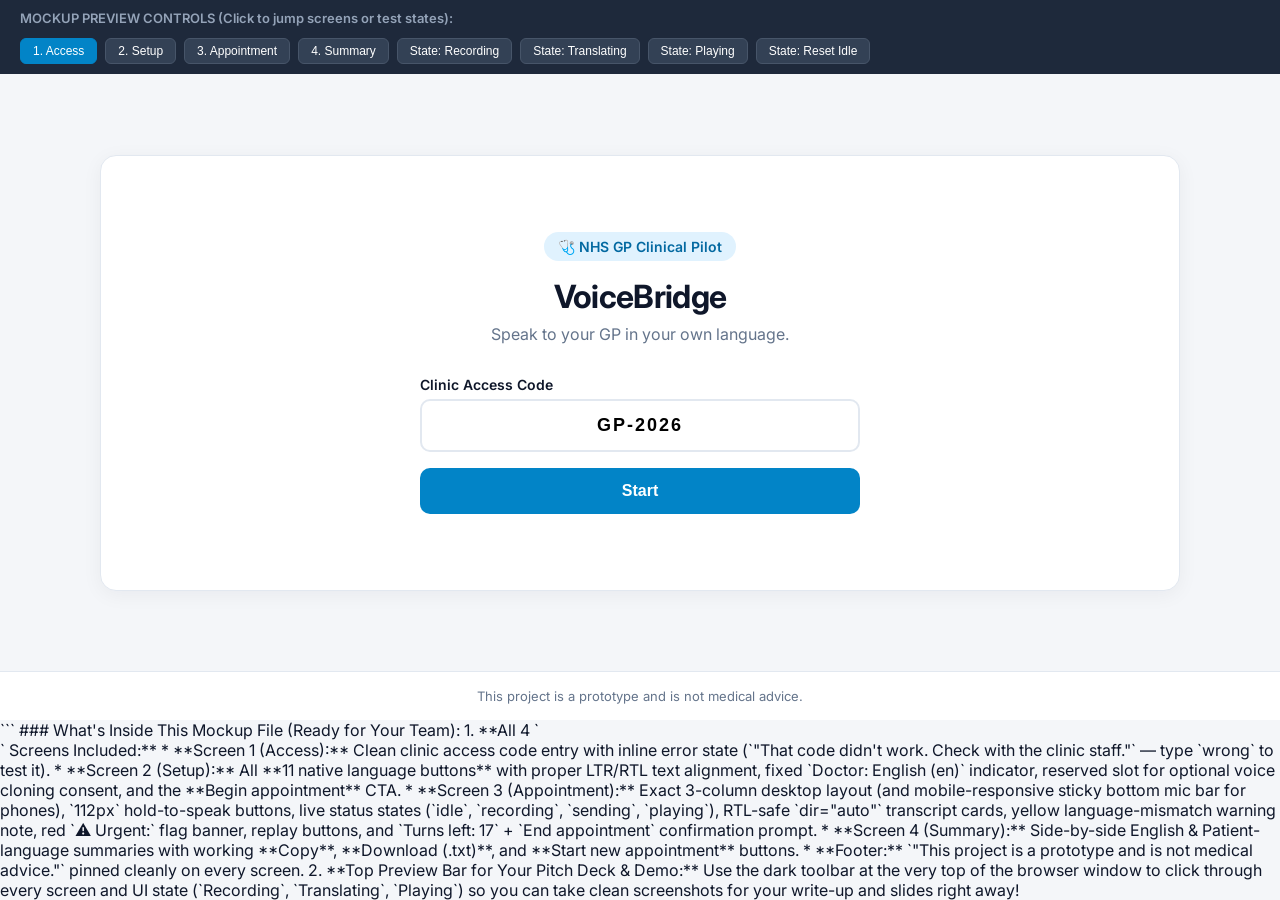
<file: voicebridge_ui_mockups_interactive_prototype.html>
<!DOCTYPE html>
<html lang="en">
<head>
  <meta charset="UTF-8" />
  <meta name="viewport" content="width=device-width, initial-scale=1.0" />
  <title>VoiceBridge — UI Mockups & Interactive Prototype</title>
  <link rel="preconnect" href="https://fonts.googleapis.com">
  <link rel="preconnect" href="https://fonts.gstatic.com" crossorigin>
  <link href="https://fonts.googleapis.com/css2?family=Inter:wght@400;500;600;700&display=swap" rel="stylesheet">
  <style>
    :root {
      --bg-page: #f4f6f9;
      --bg-card: #ffffff;
      --text-main: #0f172a;
      --text-muted: #64748b;
      --border: #e2e8f0;
      --primary: #0284c7;
      --primary-hover: #0369a1;
      --doctor-bg: #f0f9ff;
      --doctor-border: #bae6fd;
      --doctor-accent: #0369a1;
      --patient-bg: #f0fdf4;
      --patient-border: #bbf7d0;
      --patient-accent: #15803d;
      --urgent-bg: #fef2f2;
      --urgent-border: #fecaca;
      --urgent-text: #b91c1c;
      --warn-bg: #fefce8;
      --warn-border: #fef08a;
      --warn-text: #a16207;
    }

    * { box-sizing: border-box; margin: 0; padding: 0; }

    body {
      font-family: 'Inter', -apple-system, BlinkMacSystemFont, sans-serif;
      background-color: var(--bg-page);
      color: var(--text-main);
      min-height: 100vh;
      display: flex;
      flex-direction: column;
    }

    /* Prototype Switcher Bar (For Hackathon Demo / Screenshots) */
    .dev-toolbar {
      background: #1e293b;
      color: #f8fafc;
      padding: 10px 20px;
      display: flex;
      flex-wrap: wrap;
      align-items: center;
      justify-content: space-between;
      gap: 12px;
      font-size: 13px;
    }
    .dev-toolbar span { font-weight: 600; color: #94a3b8; }
    .dev-buttons { display: flex; gap: 8px; flex-wrap: wrap; }
    .dev-btn {
      background: #334155;
      color: #fff;
      border: 1px solid #475569;
      padding: 5px 12px;
      border-radius: 6px;
      cursor: pointer;
      font-size: 12px;
      font-weight: 500;
    }
    .dev-btn:hover { background: #475569; }
    .dev-btn.active { background: var(--primary); border-color: var(--primary); }

    /* Main Container */
    main {
      flex: 1;
      display: flex;
      align-items: center;
      justify-content: center;
      padding: 24px 16px;
    }

    section.screen {
      display: none;
      width: 100%;
      max-width: 1080px;
      background: var(--bg-card);
      border: 1px solid var(--border);
      border-radius: 16px;
      box-shadow: 0 4px 20px rgba(15, 23, 42, 0.05);
      padding: 36px;
    }
    section.screen.active { display: block; }

    /* Screen 1: Access */
    .access-box {
      max-width: 440px;
      margin: 40px auto;
      text-align: center;
    }
    .logo-badge {
      display: inline-flex;
      align-items: center;
      gap: 8px;
      background: #e0f2fe;
      color: #0369a1;
      padding: 6px 14px;
      border-radius: 999px;
      font-weight: 600;
      font-size: 14px;
      margin-bottom: 16px;
    }
    h1 { font-size: 32px; font-weight: 700; letter-spacing: -0.02em; margin-bottom: 8px; }
    .tagline { color: var(--text-muted); font-size: 16px; margin-bottom: 32px; }
    .input-group { text-align: left; margin-bottom: 16px; }
    .input-group label { display: block; font-size: 14px; font-weight: 600; margin-bottom: 6px; }
    .input-group input {
      width: 100%;
      padding: 14px 16px;
      font-size: 18px;
      border: 2px solid var(--border);
      border-radius: 10px;
      outline: none;
      letter-spacing: 2px;
      text-align: center;
      font-weight: 600;
    }
    .input-group input:focus { border-color: var(--primary); }
    .error-msg {
      display: none;
      background: var(--urgent-bg);
      color: var(--urgent-text);
      border: 1px solid var(--urgent-border);
      padding: 10px 14px;
      border-radius: 8px;
      font-size: 14px;
      margin-bottom: 16px;
      text-align: left;
    }
    .btn-primary {
      width: 100%;
      background: var(--primary);
      color: #fff;
      border: none;
      padding: 14px 20px;
      font-size: 16px;
      font-weight: 600;
      border-radius: 10px;
      cursor: pointer;
      transition: background 0.15s;
    }
    .btn-primary:hover { background: var(--primary-hover); }

    /* Screen 2: Setup */
    .setup-header {
      display: flex;
      justify-content: space-between;
      align-items: center;
      flex-wrap: wrap;
      gap: 16px;
      padding-bottom: 20px;
      border-bottom: 1px solid var(--border);
      margin-bottom: 24px;
    }
    .doctor-fixed-badge {
      background: var(--doctor-bg);
      border: 1px solid var(--doctor-border);
      color: var(--doctor-accent);
      padding: 8px 16px;
      border-radius: 8px;
      font-size: 14px;
      font-weight: 600;
    }
    .lang-grid {
      display: grid;
      grid-template-columns: repeat(auto-fill, minmax(210px, 1fr));
      gap: 12px;
      margin-bottom: 28px;
    }
    .lang-btn {
      background: #f8fafc;
      border: 2px solid var(--border);
      border-radius: 12px;
      padding: 16px;
      text-align: left;
      cursor: pointer;
      transition: all 0.15s;
      display: flex;
      flex-direction: column;
      gap: 4px;
    }
    .lang-btn:hover { border-color: #94a3b8; background: #fff; }
    .lang-btn.selected {
      border-color: var(--primary);
      background: #f0f9ff;
      box-shadow: 0 0 0 3px rgba(2, 132, 199, 0.15);
    }
    .lang-native { font-size: 19px; font-weight: 700; color: var(--text-main); }
    .lang-en { font-size: 13px; color: var(--text-muted); font-weight: 500; }

    /* Optional Future Voice Cloning Placeholder */
    .consent-placeholder {
      border: 1px dashed #cbd5e1;
      background: #f8fafc;
      border-radius: 10px;
      padding: 14px 18px;
      margin-bottom: 24px;
      display: flex;
      align-items: center;
      justify-content: space-between;
      gap: 12px;
      color: var(--text-muted);
      font-size: 13px;
    }

    /* Screen 3: Appointment (3-Column Desktop Layout) */
    .appointment-grid {
      display: grid;
      grid-template-columns: 240px 1fr 240px;
      gap: 20px;
      min-height: 480px;
    }
    .speaker-panel {
      border-radius: 14px;
      padding: 20px;
      display: flex;
      flex-direction: column;
      align-items: center;
      justify-content: space-between;
      text-align: center;
    }
    .panel-doctor { background: var(--doctor-bg); border: 1px solid var(--doctor-border); }
    .panel-patient { background: var(--patient-bg); border: 1px solid var(--patient-border); }
    .speaker-role { font-size: 18px; font-weight: 700; }
    .speaker-lang { font-size: 14px; color: var(--text-muted); font-weight: 500; margin-top: 4px; }

    /* Big Hold-to-Speak Button (>= 96px) */
    .mic-btn {
      width: 112px;
      height: 112px;
      border-radius: 50%;
      border: none;
      background: #ffffff;
      box-shadow: 0 6px 16px rgba(0,0,0,0.08);
      cursor: pointer;
      display: flex;
      flex-direction: column;
      align-items: center;
      justify-content: center;
      font-size: 32px;
      transition: transform 0.1s, background 0.2s;
      user-select: none;
    }
    .panel-doctor .mic-btn { border: 3px solid var(--primary); color: var(--primary); }
    .panel-patient .mic-btn { border: 3px solid var(--patient-accent); color: var(--patient-accent); }
    .mic-btn:active, .mic-btn.recording {
      background: #dc2626 !important;
      border-color: #dc2626 !important;
      color: #ffffff !important;
      transform: scale(1.05);
    }
    .mic-btn:disabled {
      opacity: 0.45;
      cursor: not-allowed;
    }
    .status-line {
      font-size: 14px;
      font-weight: 600;
      min-height: 40px;
      display: flex;
      align-items: center;
      justify-content: center;
    }

    /* Transcript Column */
    .transcript-column {
      border: 1px solid var(--border);
      border-radius: 14px;
      display: flex;
      flex-direction: column;
      background: #f8fafc;
      overflow: hidden;
    }
    .transcript-header {
      padding: 12px 16px;
      background: #fff;
      border-bottom: 1px solid var(--border);
      font-weight: 600;
      font-size: 14px;
      display: flex;
      justify-content: space-between;
      align-items: center;
    }
    .transcript-feed {
      flex: 1;
      padding: 16px;
      overflow-y: auto;
      display: flex;
      flex-direction: column;
      gap: 14px;
      max-height: 410px;
    }
    .t-card {
      background: #fff;
      border-radius: 12px;
      padding: 14px 16px;
      border: 1px solid var(--border);
      box-shadow: 0 1px 3px rgba(0,0,0,0.03);
    }
    .t-card.doctor { border-left: 4px solid var(--primary); }
    .t-card.patient { border-left: 4px solid var(--patient-accent); }
    .t-card-top {
      display: flex;
      justify-content: space-between;
      align-items: center;
      margin-bottom: 8px;
    }
    .t-badge {
      font-size: 12px;
      font-weight: 700;
      text-transform: uppercase;
      letter-spacing: 0.04em;
    }
    .doctor .t-badge { color: var(--doctor-accent); }
    .patient .t-badge { color: var(--patient-accent); }
    .replay-btn {
      background: #f1f5f9;
      border: 1px solid #cbd5e1;
      border-radius: 6px;
      padding: 4px 10px;
      font-size: 12px;
      font-weight: 600;
      cursor: pointer;
    }
    .replay-btn:hover { background: #e2e8f0; }
    .t-block { margin-bottom: 8px; }
    .t-label { font-size: 11px; font-weight: 600; color: var(--text-muted); margin-bottom: 2px; }
    .t-text { font-size: 16px; line-height: 1.45; color: var(--text-main); }
    .t-text.translated { font-weight: 600; }
    .t-meta {
      font-size: 12px;
      color: var(--text-muted);
      margin-top: 8px;
      padding-top: 8px;
      border-top: 1px solid #f1f5f9;
    }
    .warn-note {
      background: var(--warn-bg);
      border: 1px solid var(--warn-border);
      color: var(--warn-text);
      padding: 8px 12px;
      border-radius: 8px;
      font-size: 13px;
      margin-top: 8px;
      font-weight: 500;
    }
    .urgent-flag {
      background: var(--urgent-bg);
      border: 1px solid var(--urgent-border);
      color: var(--urgent-text);
      padding: 10px 12px;
      border-radius: 8px;
      font-size: 13px;
      font-weight: 700;
      margin-top: 8px;
      display: flex;
      align-items: center;
      gap: 6px;
    }

    /* Bottom Bar */
    .bottom-bar {
      display: flex;
      justify-content: space-between;
      align-items: center;
      margin-top: 20px;
      padding-top: 16px;
      border-top: 1px solid var(--border);
    }
    .turns-counter { font-size: 14px; font-weight: 600; color: var(--text-muted); }
    .btn-danger-outline {
      background: #fff;
      color: #dc2626;
      border: 1px solid #fca5a5;
      padding: 10px 18px;
      border-radius: 8px;
      font-weight: 600;
      font-size: 14px;
      cursor: pointer;
    }
    .btn-danger-outline:hover { background: #fef2f2; }

    /* Screen 4: Summary */
    .summary-grid {
      display: grid;
      grid-template-columns: 1fr 1fr;
      gap: 20px;
      margin: 24px 0;
    }
    .summary-box {
      border: 1px solid var(--border);
      border-radius: 12px;
      padding: 20px;
      background: #f8fafc;
      display: flex;
      flex-direction: column;
      gap: 12px;
    }
    .summary-box h3 { font-size: 16px; font-weight: 700; }
    .summary-content {
      background: #fff;
      border: 1px solid var(--border);
      border-radius: 8px;
      padding: 16px;
      font-size: 15px;
      line-height: 1.6;
      min-height: 180px;
    }
    .summary-actions { display: flex; gap: 10px; }
    .btn-secondary {
      background: #fff;
      border: 1px solid #cbd5e1;
      padding: 8px 14px;
      border-radius: 8px;
      font-size: 13px;
      font-weight: 600;
      cursor: pointer;
    }
    .btn-secondary:hover { background: #f1f5f9; }

    /* Footer on Every Screen */
    footer {
      text-align: center;
      padding: 16px;
      font-size: 13px;
      color: var(--text-muted);
      border-top: 1px solid var(--border);
      background: #fff;
    }

    /* Phone Responsive Layout */
    @media (max-width: 820px) {
      section.screen { padding: 20px; }
      .appointment-grid {
        grid-template-columns: 1fr;
        padding-bottom: 130px;
      }
      .transcript-column { order: 1; }
      .speaker-panel {
        position: fixed;
        bottom: 0;
        width: 50%;
        z-index: 50;
        border-radius: 0;
        padding: 12px;
        flex-direction: row;
        gap: 10px;
      }
      .panel-doctor { left: 0; border-right: 1px solid var(--border); }
      .panel-patient { right: 0; }
      .mic-btn { width: 72px; height: 72px; font-size: 24px; }
      .summary-grid { grid-template-columns: 1fr; }
    }
  </style>
</head>
<body>

  <!-- Developer / Pitch Screenshot Switcher -->
  <div class="dev-toolbar">
    <span>MOCKUP PREVIEW CONTROLS (Click to jump screens or test states):</span>
    <div class="dev-buttons">
      <button class="dev-btn active" onclick="showScreen('screen1', this)">1. Access</button>
      <button class="dev-btn" onclick="showScreen('screen2', this)">2. Setup</button>
      <button class="dev-btn" onclick="showScreen('screen3', this)">3. Appointment</button>
      <button class="dev-btn" onclick="showScreen('screen4', this)">4. Summary</button>
      <button class="dev-btn" onclick="simulateState('recording')">State: Recording</button>
      <button class="dev-btn" onclick="simulateState('sending')">State: Translating</button>
      <button class="dev-btn" onclick="simulateState('playing')">State: Playing</button>
      <button class="dev-btn" onclick="simulateState('idle')">State: Reset Idle</button>
    </div>
  </div>

  <main>
    <!-- SCREEN 1: ACCESS -->
    <section id="screen1" class="screen active">
      <div class="access-box">
        <div class="logo-badge">🩺 NHS GP Clinical Pilot</div>
        <h1>VoiceBridge</h1>
        <p class="tagline">Speak to your GP in your own language.</p>

        <div class="input-group">
          <label for="access-code">Clinic Access Code</label>
          <input type="text" id="access-code" placeholder="e.g. GP-2026" value="GP-2026" />
        </div>

        <div id="access-error" class="error-msg">
          That code didn't work. Check with the clinic staff.
        </div>

        <button class="btn-primary" onclick="handleAccess()">Start</button>
      </div>
    </section>

    <!-- SCREEN 2: SETUP -->
    <section id="screen2" class="screen">
      <div class="setup-header">
        <div>
          <h2 style="font-size: 24px; margin-bottom: 4px;">Which language does the patient speak?</h2>
          <p style="color: var(--text-muted); font-size: 14px;">Select one language to configure live two-way translation.</p>
        </div>
        <div class="doctor-fixed-badge">
          Doctor language: <strong>English (en)</strong>
        </div>
      </div>

      <div class="lang-grid" id="lang-grid">
        <button class="lang-btn" data-code="pl" data-label="Polski · Polish" onclick="selectLang(this)">
          <span class="lang-native" dir="ltr">Polski</span>
          <span class="lang-en">Polish</span>
        </button>
        <button class="lang-btn" data-code="ro" data-label="Română · Romanian" onclick="selectLang(this)">
          <span class="lang-native" dir="ltr">Română</span>
          <span class="lang-en">Romanian</span>
        </button>
        <button class="lang-btn" data-code="pa" data-label="ਪੰਜਾਬੀ · Panjabi" onclick="selectLang(this)">
          <span class="lang-native" dir="ltr">ਪੰਜਾਬੀ</span>
          <span class="lang-en">Panjabi</span>
        </button>
        <button class="lang-btn selected" data-code="ur" data-label="اردو · Urdu" onclick="selectLang(this)">
          <span class="lang-native" dir="rtl">اردو</span>
          <span class="lang-en">Urdu</span>
        </button>
        <button class="lang-btn" data-code="pt" data-label="Português · Portuguese" onclick="selectLang(this)">
          <span class="lang-native" dir="ltr">Português</span>
          <span class="lang-en">Portuguese</span>
        </button>
        <button class="lang-btn" data-code="es" data-label="Español · Spanish" onclick="selectLang(this)">
          <span class="lang-native" dir="ltr">Español</span>
          <span class="lang-en">Spanish</span>
        </button>
        <button class="lang-btn" data-code="ar" data-label="العربية · Arabic" onclick="selectLang(this)">
          <span class="lang-native" dir="rtl">العربية</span>
          <span class="lang-en">Arabic</span>
        </button>
        <button class="lang-btn" data-code="bn" data-label="বাংলা · Bengali" onclick="selectLang(this)">
          <span class="lang-native" dir="ltr">বাংলা</span>
          <span class="lang-en">Bengali</span>
        </button>
        <button class="lang-btn" data-code="gu" data-label="ગુજરાતી · Gujarati" onclick="selectLang(this)">
          <span class="lang-native" dir="ltr">ગુજરાતી</span>
          <span class="lang-en">Gujarati</span>
        </button>
        <button class="lang-btn" data-code="it" data-label="Italiano · Italian" onclick="selectLang(this)">
          <span class="lang-native" dir="ltr">Italiano</span>
          <span class="lang-en">Italian</span>
        </button>
        <button class="lang-btn" data-code="fa" data-label="فارسی · Persian" onclick="selectLang(this)">
          <span class="lang-native" dir="rtl">فارسی</span>
          <span class="lang-en">Persian</span>
        </button>
      </div>

      <!-- Reserved space for optional voice cloning consent -->
      <div class="consent-placeholder">
        <div>
          <strong>Voice Output Mode:</strong> Standard ElevenLabs Clinical Voice (Default)
          <div style="font-size: 12px; margin-top: 2px;">Optional voice cloning consent & 30s sample module reserved here.</div>
        </div>
        <span style="background: #e2e8f0; color: #475569; padding: 4px 10px; border-radius: 6px; font-weight: 600;">Standard Active</span>
      </div>

      <button class="btn-primary" onclick="beginAppointment()">Begin appointment</button>
    </section>

    <!-- SCREEN 3: APPOINTMENT -->
    <section id="screen3" class="screen">
      <div class="appointment-grid">
        <!-- Doctor Panel -->
        <div class="speaker-panel panel-doctor">
          <div>
            <div class="speaker-role">Doctor</div>
            <div class="speaker-lang">English</div>
          </div>

          <button id="doc-mic" class="mic-btn" onmousedown="startRec('doctor')" onmouseup="stopRec('doctor')">
            🎤
          </button>

          <div id="doc-status" class="status-line">Hold to speak</div>
        </div>

        <!-- Shared Transcript -->
        <div class="transcript-column">
          <div class="transcript-header">
            <span>Live Appointment Transcript</span>
            <span style="font-size: 12px; color: #16a34a;">● Session Active</span>
          </div>

          <div class="transcript-feed" id="transcript-feed">
            <!-- Turn 1: Patient -->
            <div class="t-card patient">
              <div class="t-card-top">
                <span class="t-badge">Patient · Urdu</span>
                <button class="replay-btn" onclick="alert('Playing ElevenLabs audio clip...')">▶ Replay</button>
              </div>
              <div class="t-block">
                <div class="t-label">Said (Urdu)</div>
                <div class="t-text" dir="auto">مجھے کل سے سینے میں درد اور سانس لینے میں تکلیف ہو رہی ہے۔</div>
              </div>
              <div class="t-block">
                <div class="t-label">Heard (English)</div>
                <div class="t-text translated" dir="auto">I have had chest pain and shortness of breath since yesterday.</div>
              </div>
              <div class="urgent-flag">
                ⚠️ Urgent: chest pain, shortness of breath
              </div>
              <div class="t-meta">Detected: Urdu · 3.1 s</div>
            </div>

            <!-- Turn 2: Doctor -->
            <div class="t-card doctor">
              <div class="t-card-top">
                <span class="t-badge">Doctor · English</span>
                <button class="replay-btn" onclick="alert('Playing ElevenLabs audio clip...')">▶ Replay</button>
              </div>
              <div class="t-block">
                <div class="t-label">Said (English)</div>
                <div class="t-text" dir="auto">Does the pain spread to your left arm or jaw?</div>
              </div>
              <div class="t-block">
                <div class="t-label">Heard (Urdu)</div>
                <div class="t-text translated" dir="auto">کیا یہ درد آپ کے بائیں بازو یا جبڑے تک پھیلتا ہے؟</div>
              </div>
              <div class="t-meta">Detected: English · 2.7 s</div>
            </div>

            <!-- Turn 3: Language Mismatch Warning Example -->
            <div class="t-card patient">
              <div class="t-card-top">
                <span class="t-badge">Patient · Urdu</span>
                <button class="replay-btn" onclick="alert('Playing ElevenLabs audio clip...')">▶ Replay</button>
              </div>
              <div class="t-block">
                <div class="t-label">Said (Detected: Arabic)</div>
                <div class="t-text" dir="auto">نعم، قليلاً في الكتف</div>
              </div>
              <div class="t-block">
                <div class="t-label">Heard (English)</div>
                <div class="t-text translated" dir="auto">Yes, a little in the shoulder.</div>
              </div>
              <div class="warn-note">
                We heard Arabic, not Urdu. The translation may be wrong.
              </div>
              <div class="t-meta">Detected: Arabic · 3.4 s</div>
            </div>
          </div>
        </div>

        <!-- Patient Panel -->
        <div class="speaker-panel panel-patient">
          <div>
            <div class="speaker-role">Patient <span id="patient-native-role" style="font-weight: 500;">(مریض)</span></div>
            <div class="speaker-lang" id="patient-lang-display">اردو · Urdu</div>
          </div>

          <button id="pat-mic" class="mic-btn" onmousedown="startRec('patient')" onmouseup="stopRec('patient')">
            🎤
          </button>

          <div id="pat-status" class="status-line">Hold to speak</div>
        </div>
      </div>

      <div class="bottom-bar">
        <div class="turns-counter" id="turns-counter">Turns left: 17</div>
        <button class="btn-danger-outline" onclick="confirmEndAppointment()">End appointment</button>
      </div>
    </section>

    <!-- SCREEN 4: SUMMARY -->
    <section id="screen4" class="screen">
      <div style="display: flex; justify-content: space-between; align-items: center; flex-wrap: wrap; gap: 12px;">
        <div>
          <h2 style="font-size: 24px; margin-bottom: 4px;">Appointment Summary</h2>
          <p style="color: var(--text-muted); font-size: 14px;">Bilingual consultation notes generated via Gemini API.</p>
        </div>
        <button class="btn-primary" style="width: auto;" onclick="startNewAppointment()">Start new appointment</button>
      </div>

      <div class="summary-grid">
        <!-- English Summary -->
        <div class="summary-box">
          <h3>English Summary (Doctor Copy)</h3>
          <div class="summary-content" id="summary-en" dir="auto">
            <strong>Presenting Complaint:</strong> Patient reported acute chest pain and shortness of breath starting yesterday.<br><br>
            <strong>Urgent Flags Detected:</strong> Chest pain, shortness of breath.<br><br>
            <strong>Notes:</strong> Pain radiates slightly to the left shoulder. Immediate ECG and clinical triage advised.
          </div>
          <div class="summary-actions">
            <button class="btn-secondary" onclick="copyText('summary-en')">Copy</button>
            <button class="btn-secondary" onclick="downloadTxt('summary-en', 'appointment-summary-en.txt')">Download (.txt)</button>
          </div>
        </div>

        <!-- Patient Language Summary -->
        <div class="summary-box">
          <h3 id="summary-patient-title">Urdu Summary (Patient Copy)</h3>
          <div class="summary-content" id="summary-pat" dir="auto">
            <strong>بنیادی شکایت:</strong> مریض نے کل سے سینے میں شدید درد اور سانس لینے میں دشواری کی اطلاع دی۔<br><br>
            <strong>فوری علامات:</strong> سینے میں درد، سانس کی تکلیف۔<br><br>
            <strong>ہدایات:</strong> درد بائیں کندھے تک ہلکا سا پھیلتا ہے۔ فوری ای سی جی (ECG) اور طبی معائنے کا مشورہ دیا گیا ہے۔
          </div>
          <div class="summary-actions">
            <button class="btn-secondary" onclick="copyText('summary-pat')">Copy</button>
            <button class="btn-secondary" onclick="downloadTxt('summary-pat', 'appointment-summary-patient.txt')">Download (.txt)</button>
          </div>
        </div>
      </div>
    </section>
  </main>

  <!-- Mandatory Footer on Every Screen -->
  <footer>
    This project is a prototype and is not medical advice.
  </footer>

  <script>
    let selectedLanguage = { code: 'ur', label: 'اردو · Urdu' };
    let turnsLeft = 17;

    function showScreen(screenId, btn) {
      document.querySelectorAll('section.screen').forEach(s => s.classList.remove('active'));
      document.getElementById(screenId).classList.add('active');
      if (btn) {
        document.querySelectorAll('.dev-btn').forEach(b => b.classList.remove('active'));
        btn.classList.add('active');
      }
    }

    function handleAccess() {
      const code = document.getElementById('access-code').value.trim();
      const err = document.getElementById('access-error');
      if (!code || code.toLowerCase() === 'wrong') {
        err.style.display = 'block';
      } else {
        err.style.display = 'none';
        showScreen('screen2');
      }
    }

    function selectLang(el) {
      document.querySelectorAll('.lang-btn').forEach(b => b.classList.remove('selected'));
      el.classList.add('selected');
      selectedLanguage = {
        code: el.dataset.code,
        label: el.dataset.label
      };
    }

    function beginAppointment() {
      document.getElementById('patient-lang-display').textContent = selectedLanguage.label;
      document.getElementById('summary-patient-title').textContent = `${selectedLanguage.label.split('·')[1].trim()} Summary (Patient Copy)`;
      showScreen('screen3');
    }

    function simulateState(state) {
      showScreen('screen3');
      const docBtn = document.getElementById('doc-mic');
      const patBtn = document.getElementById('pat-mic');
      const docStatus = document.getElementById('doc-status');
      const patStatus = document.getElementById('pat-status');

      docBtn.classList.remove('recording');
      patBtn.classList.remove('recording');
      docBtn.disabled = false;
      patBtn.disabled = false;

      if (state === 'idle') {
        docStatus.textContent = 'Hold to speak';
        patStatus.textContent = 'Hold to speak';
      } else if (state === 'recording') {
        patBtn.classList.add('recording');
        patStatus.textContent = '0:03 · Listening... release to send';
      } else if (state === 'sending') {
        docBtn.disabled = true;
        patBtn.disabled = true;
        patStatus.textContent = '⏳ Translating...';
      } else if (state === 'playing') {
        docStatus.textContent = '🔊 Speaking translation...';
        patStatus.textContent = 'Hold to speak';
      }
    }

    function startRec(role) {
      const btn = document.getElementById(role === 'doctor' ? 'doc-mic' : 'pat-mic');
      const status = document.getElementById(role === 'doctor' ? 'doc-status' : 'pat-status');
      btn.classList.add('recording');
      status.textContent = '0:01 · Listening... release to send';
    }

    function stopRec(role) {
      simulateState('sending');
      setTimeout(() => {
        simulateState('playing');
        turnsLeft = Math.max(0, turnsLeft - 1);
        document.getElementById('turns-counter').textContent = `Turns left: ${turnsLeft}`;
        setTimeout(() => simulateState('idle'), 1500);
      }, 1000);
    }

    function confirmEndAppointment() {
      if (confirm('Are you sure?')) {
        showScreen('screen4');
      }
    }

    function startNewAppointment() {
      turnsLeft = 17;
      document.getElementById('turns-counter').textContent = 'Turns left: 17';
      showScreen('screen1');
    }

    function copyText(elementId) {
      const text = document.getElementById(elementId).innerText;
      navigator.clipboard.writeText(text);
      alert('Copied summary to clipboard!');
    }

    function downloadTxt(elementId, filename) {
      const text = document.getElementById(elementId).innerText;
      const blob = new Blob([text], { type: 'text/plain;charset=utf-8' });
      const link = document.createElement('a');
      link.href = URL.createObjectURL(blob);
      link.download = filename;
      link.click();
    }
  </script>
</body>
</html>
```

### What's Inside This Mockup File (Ready for Your Team):
1. **All 4 `<section>` Screens Included:**
   * **Screen 1 (Access):** Clean clinic access code entry with inline error state (`"That code didn't work. Check with the clinic staff."` — type `wrong` to test it).
   * **Screen 2 (Setup):** All **11 native language buttons** with proper LTR/RTL text alignment, fixed `Doctor: English (en)` indicator, reserved slot for optional voice cloning consent, and the **Begin appointment** CTA.
   * **Screen 3 (Appointment):** Exact 3-column desktop layout (and mobile-responsive sticky bottom mic bar for phones), `112px` hold-to-speak buttons, live status states (`idle`, `recording`, `sending`, `playing`), RTL-safe `dir="auto"` transcript cards, yellow language-mismatch warning note, red `⚠️ Urgent:` flag banner, replay buttons, and `Turns left: 17` + `End appointment` confirmation prompt.
   * **Screen 4 (Summary):** Side-by-side English & Patient-language summaries with working **Copy**, **Download (.txt)**, and **Start new appointment** buttons.
   * **Footer:** `"This project is a prototype and is not medical advice."` pinned cleanly on every screen.
2. **Top Preview Bar for Your Pitch Deck & Demo:** Use the dark toolbar at the very top of the browser window to click through every screen and UI state (`Recording`, `Translating`, `Playing`) so you can take clean screenshots for your write-up and slides right away!
</file>
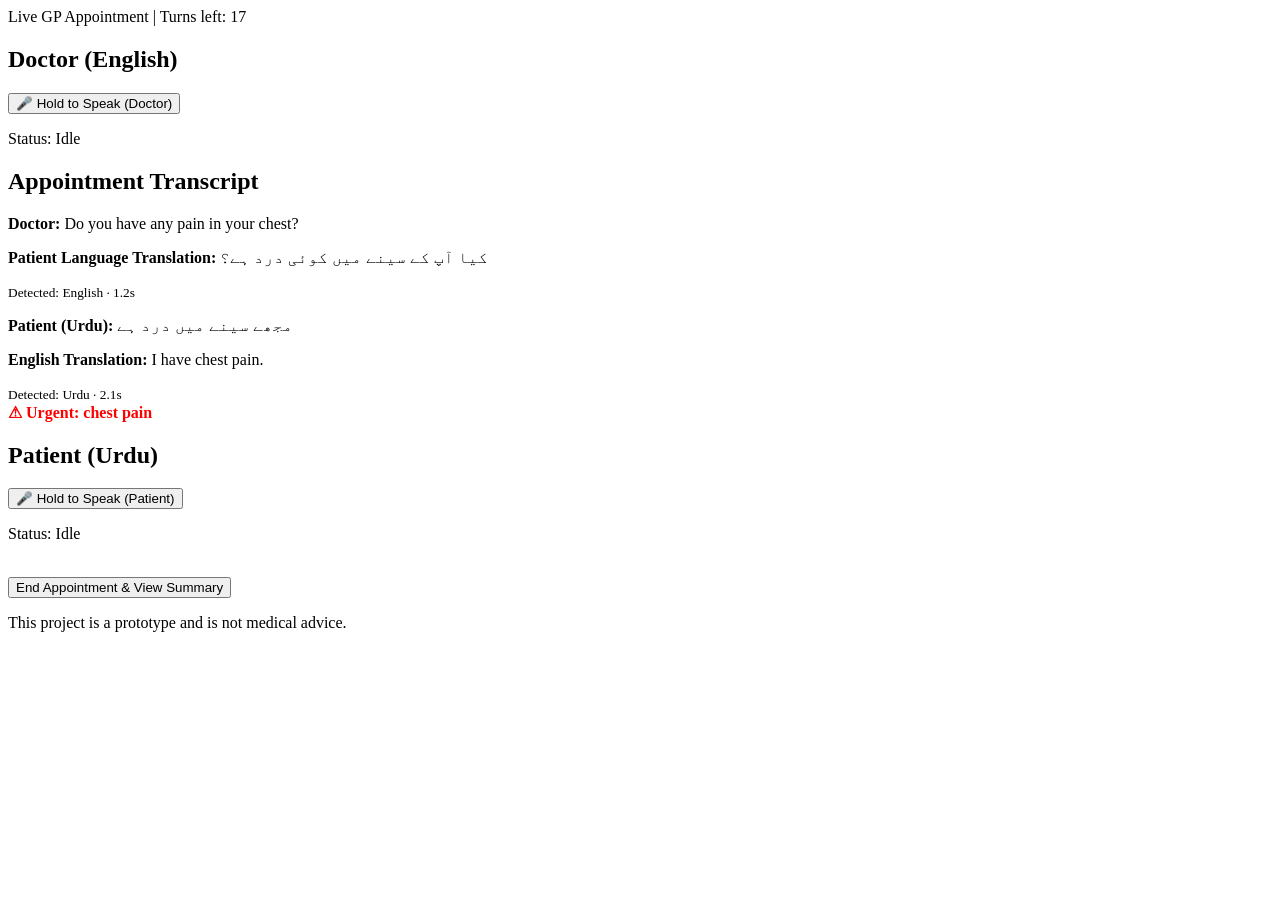
<file: frontend/appointment.html>
<!DOCTYPE html>
<html lang="en">
<head>
  <meta charset="UTF-8">
  <meta name="viewport" content="width=device-width, initial-scale=1.0">
  <title>VoiceBridge - Live Appointment</title>
</head>
<body>

  <!-- HEADER -->
  <header>
    <nav>
      <span>Live GP Appointment</span> | 
      <span>Turns left: 17</span>
    </nav>
  </header>

  <!-- MAIN CONTENT -->
  <main>
    <!-- Doctor Panel -->
    <section id="doctor-panel">
      <h2>Doctor (English)</h2>
      <button type="button" aria-label="Doctor record button">🎤 Hold to Speak (Doctor)</button>
      <p>Status: Idle</p>
    </section>

    <!-- Central Transcript & Chat Feed -->
    <section id="shared-transcript">
      <h2>Appointment Transcript</h2>
      
      <!-- Example Transcript Line with Dual Translation -->
      <div class="transcript-card">
        <p><strong>Doctor:</strong> Do you have any pain in your chest?</p>
        <p><strong>Patient Language Translation:</strong> کیا آپ کے سینے میں کوئی درد ہے؟</p>
        <small>Detected: English · 1.2s</small>
      </div>

      <div class="transcript-card">
        <p><strong>Patient (Urdu):</strong> مجھے سینے میں درد ہے</p>
        <p><strong>English Translation:</strong> I have chest pain.</p>
        <small>Detected: Urdu · 2.1s</small>
        <!-- Urgent Flag Feature -->
        <div class="urgent-flag" style="color: red; font-weight: bold;">
          ⚠ Urgent: chest pain
        </div>
      </div>
    </section>

    <!-- Patient Panel -->
    <section id="patient-panel">
      <h2>Patient (Urdu)</h2>
      <button type="button" aria-label="Patient record button">🎤 Hold to Speak (Patient)</button>
      <p>Status: Idle</p>
    </section>

    <!-- Navigation out of appointment -->
    <section id="appointment-controls">
      <br>
      <form action="summary.html" method="GET">
        <button type="submit">End Appointment & View Summary</button>
      </form>
    </section>
  </main>

  <!-- FOOTER -->
  <footer>
    <p>This project is a prototype and is not medical advice.</p>
  </footer>

</body>
</html>
</file>
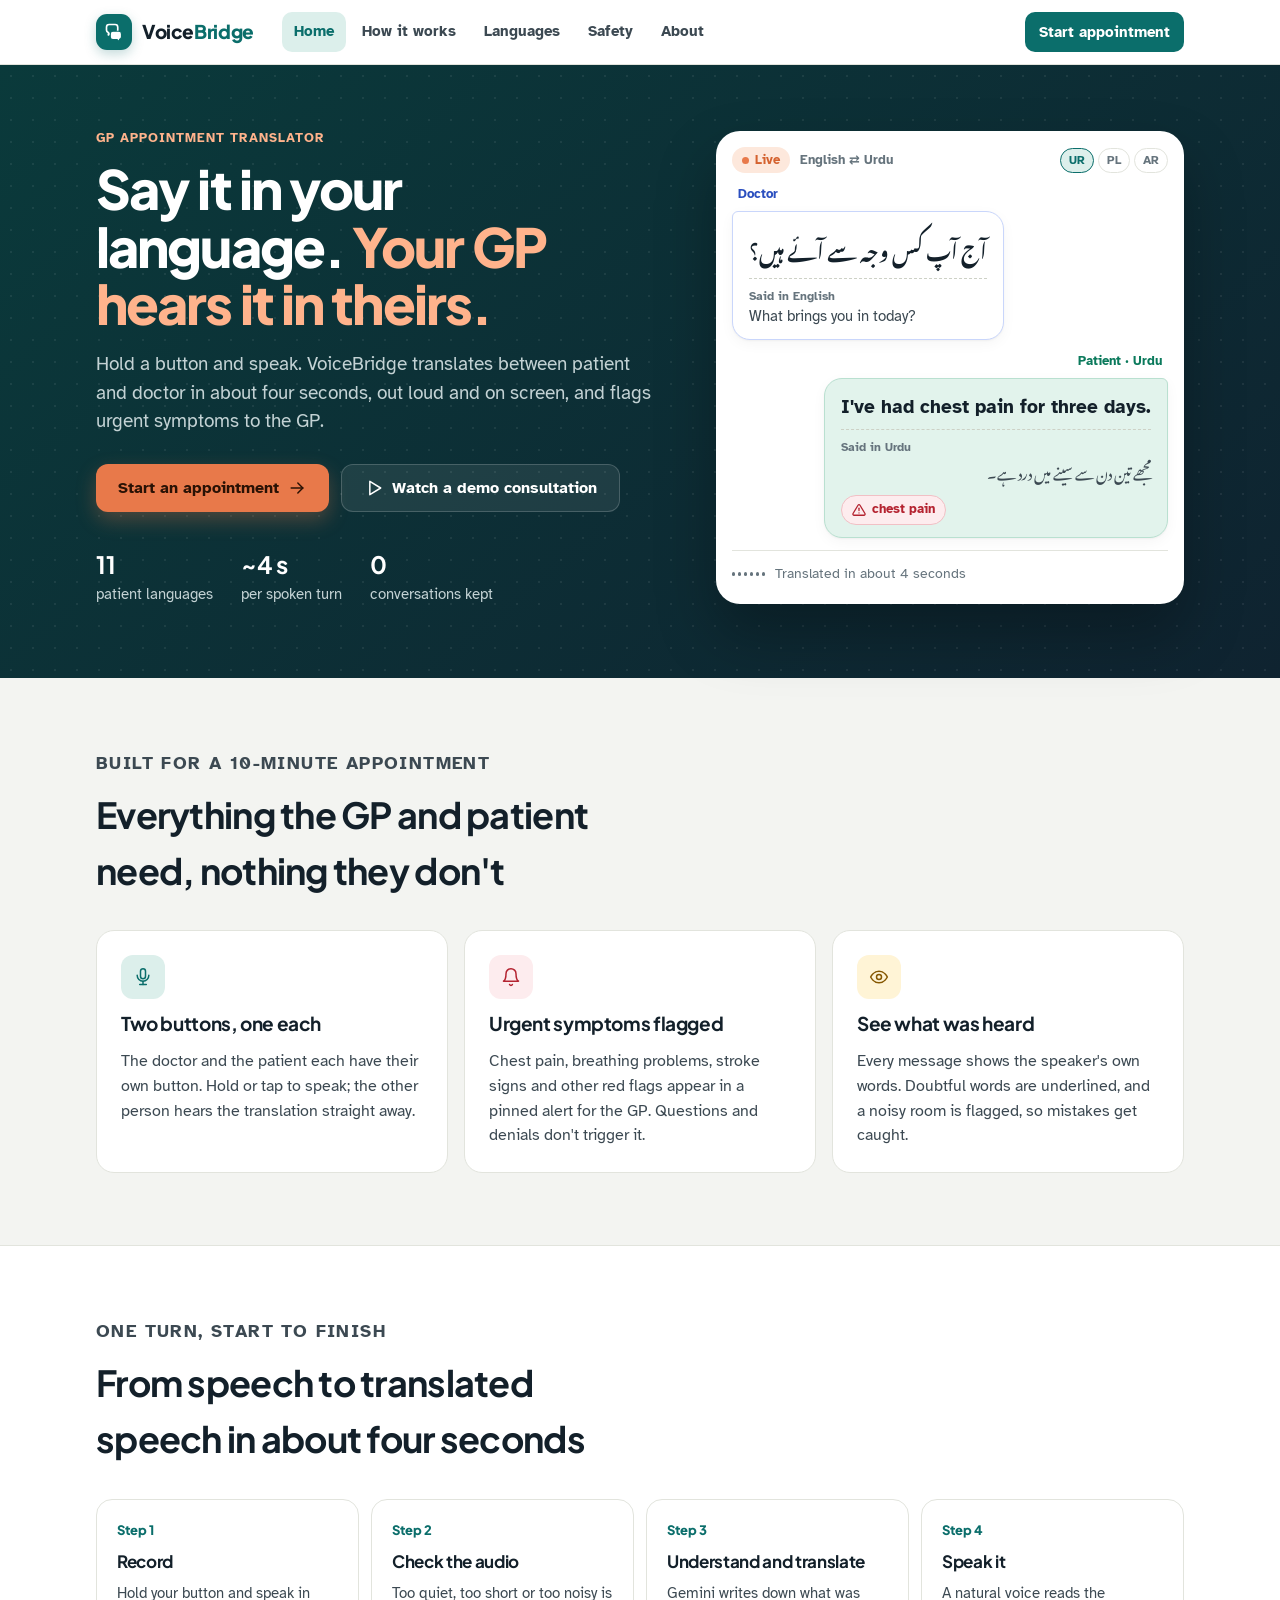
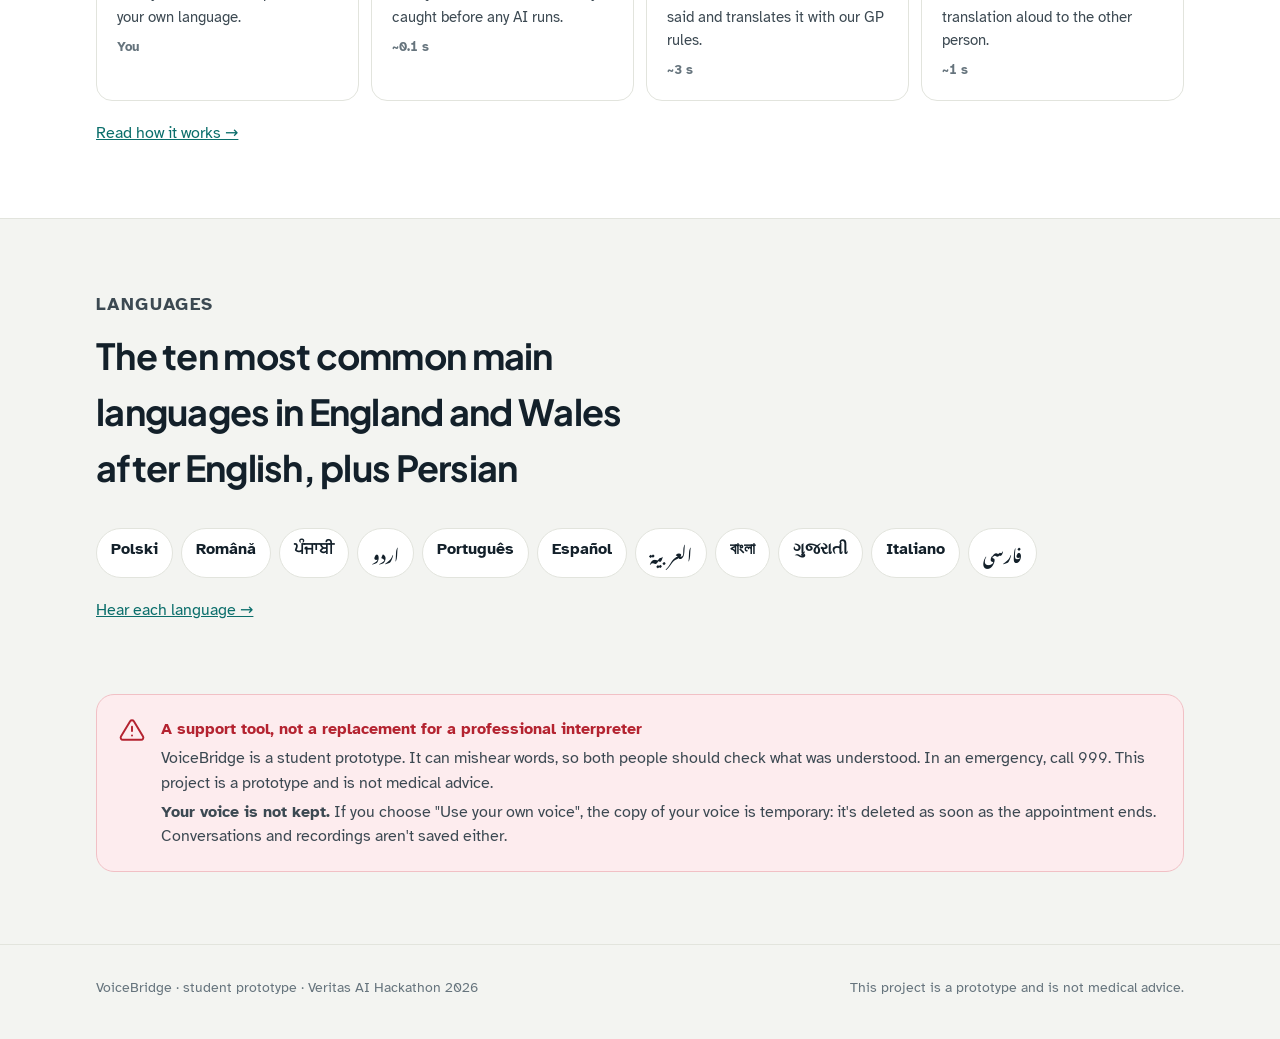
<file: frontend/voicebridge_FINAL.html>
<!DOCTYPE html>
<html lang="en">
<head>
<title>VoiceBridge: live voice translator for GP appointments</title>
<!-- Team change #14: what Google shows under the title, and what link previews show (WhatsApp, Discord...) -->
<meta name="description" content="Helps UK GPs and patients understand each other: speak English, Urdu, Polish, Arabic or 8 more languages and hear the translation in seconds.">
<meta property="og:type" content="website">
<meta property="og:site_name" content="VoiceBridge">
<meta property="og:title" content="VoiceBridge: live voice translator for GP appointments">
<meta property="og:description" content="Doctor and patient each speak their own language and hear the other translated aloud in seconds. 11 languages, urgent-symptom flags. Student prototype, not medical advice.">
<meta property="og:url" content="https://voicebridge-hxyi.onrender.com/">
<meta name="twitter:card" content="summary">
<meta name="theme-color" content="#0b6e6b">
<meta charset="UTF-8">
<meta name="viewport" content="width=device-width, initial-scale=1, viewport-fit=cover">
<link rel="icon" href="data:image/svg+xml,%3Csvg xmlns='http://www.w3.org/2000/svg' viewBox='0 0 32 32'%3E%3Crect width='32' height='32' rx='9' fill='%230f6b6a'/%3E%3Cpath d='M6 9.5A3.5 3.5 0 0 1 9.5 6h8A3.5 3.5 0 0 1 21 9.5v4a3.5 3.5 0 0 1-3.5 3.5H12l-3.5 3v-3.2A3.5 3.5 0 0 1 6 13.5z' fill='none' stroke='white' stroke-width='2.2' stroke-linejoin='round'/%3E%3Cpath d='M26 18.5a3.5 3.5 0 0 0-3.5-3.5h-8a3.5 3.5 0 0 0-3.5 3.5v4a3.5 3.5 0 0 0 3.5 3.5H20l3.5 3v-3.2a3.5 3.5 0 0 0 2.5-3.3z' fill='white' stroke='%230f6b6a' stroke-width='1.6'/%3E%3C/svg%3E">
<link rel="preconnect" href="https://fonts.googleapis.com">
<link rel="preconnect" href="https://fonts.gstatic.com" crossorigin>
<link rel="stylesheet" href="https://fonts.googleapis.com/css2?family=Atkinson+Hyperlegible:wght@400;700&family=Plus+Jakarta+Sans:wght@500;600;700;800&family=Noto+Nastaliq+Urdu:wght@400;600&family=Noto+Sans+Arabic:wght@400;600&display=swap">
<!--
  ===============================================================
  NEW MOCK (v2, 14 Nov 2026): the current VoiceBridge design.
  (The OLD Gemini mockup is in frontend/old_mockup/ for reference only.)
  FOR BENET (frontend). Starting point for the VoiceBridge UI.
  Read frontend/README.md first: what you can change, what must stay
  the same so it connects to Ahmed's backend, and how to connect it.
  ===============================================================
  VoiceBridge interactive prototype (multi-page).
  Mode is chosen AUTOMATICALLY (see USE_MOCK in the script):
    - on our own server (localhost or the live *.onrender.com link) -> real API, mic and voices
    - anywhere else (double-clicked file, previews) -> demo mode (scripted, no server needed)
    - add ?demo to the address to force demo mode anywhere
  Pages (hash links): #home #how #languages #safety #about, app flow: #start #choose #consult #summary
-->
<style>
/* Layout concept: a calm clinical product site; the appointment screen is a chat thread with a two-button dock.
   Colour identity (team change #8): deep teal for trust + a warm apricot accent for warmth and highlights. */
:root{
  --bg:#f3f4f1; --surface:#ffffff; --surface-2:#f8f8f5; --line:#e2e4dd; --line-2:#cdd1c6;
  --ink:#13202a; --ink-2:#3c4952; --ink-3:#66747d;
  --brand:#0b6e6b; --brand-2:#07524f; --brand-soft:#dcefeb; --on-brand:#ffffff;
  --accent:#e8794a; --accent-2:#d4622f; --accent-soft:#fde8dc; --on-accent:#2a1205;
  --doc:#2b4fbf; --doc-soft:#e9efff; --doc-line:#c9d6fb; --on-doc:#ffffff;
  --pat:#0b7a5c; --pat-soft:#e2f3ec; --pat-line:#b9e0d0; --on-pat:#ffffff;
  --urgent:#b42330; --urgent-soft:#fdecee; --urgent-line:#f1c0c5;
  --warn:#865700; --warn-soft:#fff4d6; --warn-line:#efd9a0;
  --rec:#d13c3c; --rec-soft:rgba(209,60,60,.14);
  --hero:#0a3a3b; --hero-2:#0f2330; --hero-ink:#ffffff; --hero-muted:#c3d2d4; --hero-accent:#ffb38c; --hero-chip:rgba(255,255,255,.08);
  --shadow:0 1px 2px rgba(12,26,36,.05),0 8px 24px rgba(12,26,36,.07);
  --overlay:rgba(12,26,36,.45);
  --focus:#e09b00;
  --font:"Atkinson Hyperlegible",system-ui,-apple-system,"Segoe UI",Roboto,sans-serif;
  --display:"Plus Jakarta Sans","Atkinson Hyperlegible",system-ui,sans-serif;
  --rtl:"Noto Nastaliq Urdu","Noto Sans Arabic","Segoe UI",Tahoma,sans-serif;
}
@media (prefers-color-scheme: dark){ :root:not([data-theme="light"]){
  --bg:#0e1517; --surface:#141e21; --surface-2:#192529; --line:#26353a; --line-2:#33474d;
  --ink:#eaf0f0; --ink-2:#b8c5c8; --ink-3:#8a9aa0;
  --brand:#41b6a9; --brand-2:#5ccabd; --brand-soft:#10302d; --on-brand:#06221f;
  --accent:#ff9d70; --accent-2:#ffb38c; --accent-soft:#3a2216; --on-accent:#2a1205;
  --doc:#8ea9ff; --doc-soft:#162140; --doc-line:#2b3c68; --on-doc:#0b1430;
  --pat:#5fd0a9; --pat-soft:#0f2a22; --pat-line:#1f4a3b; --on-pat:#062019;
  --urgent:#ff8b93; --urgent-soft:#3a1418; --urgent-line:#6b2a31;
  --warn:#f2c25a; --warn-soft:#33270d; --warn-line:#5c4718;
  --rec:#ff6b6b; --rec-soft:rgba(255,107,107,.16);
  --hero:#0b2c2e; --hero-2:#0b1a22; --hero-ink:#ffffff; --hero-muted:#b0c2c6; --hero-accent:#ffb38c; --hero-chip:rgba(255,255,255,.07);
  --shadow:0 1px 2px rgba(0,0,0,.3),0 8px 24px rgba(0,0,0,.35); --overlay:rgba(0,0,0,.6); --focus:#ffc24d;
  color-scheme:dark;
}}
:root[data-theme="dark"]{
  --bg:#0e1517; --surface:#141e21; --surface-2:#192529; --line:#26353a; --line-2:#33474d;
  --ink:#eaf0f0; --ink-2:#b8c5c8; --ink-3:#8a9aa0;
  --brand:#41b6a9; --brand-2:#5ccabd; --brand-soft:#10302d; --on-brand:#06221f;
  --accent:#ff9d70; --accent-2:#ffb38c; --accent-soft:#3a2216; --on-accent:#2a1205;
  --doc:#8ea9ff; --doc-soft:#162140; --doc-line:#2b3c68; --on-doc:#0b1430;
  --pat:#5fd0a9; --pat-soft:#0f2a22; --pat-line:#1f4a3b; --on-pat:#062019;
  --urgent:#ff8b93; --urgent-soft:#3a1418; --urgent-line:#6b2a31;
  --warn:#f2c25a; --warn-soft:#33270d; --warn-line:#5c4718;
  --rec:#ff6b6b; --rec-soft:rgba(255,107,107,.16);
  --hero:#0b2c2e; --hero-2:#0b1a22; --hero-ink:#ffffff; --hero-muted:#b0c2c6; --hero-accent:#ffb38c; --hero-chip:rgba(255,255,255,.07);
  --shadow:0 1px 2px rgba(0,0,0,.3),0 8px 24px rgba(0,0,0,.35); --overlay:rgba(0,0,0,.6); --focus:#ffc24d;
  color-scheme:dark;
}
*{box-sizing:border-box}
[hidden]{display:none!important}
html{scroll-behavior:smooth}
body{margin:0;background:var(--bg);color:var(--ink);font-family:var(--font);font-size:16px;line-height:1.55;-webkit-font-smoothing:antialiased}
h1,h2,h3{font-family:var(--display);letter-spacing:-.02em;text-wrap:balance;margin:0;color:var(--ink)}
p{margin:0}
button{font:inherit;color:inherit;cursor:pointer;border:0;background:none;padding:0}
a{color:var(--brand)}
:focus-visible{outline:3px solid var(--focus);outline-offset:3px;border-radius:8px}
.rtl,[dir="rtl"]{font-family:var(--rtl);line-height:2}
.icon{width:20px;height:20px;flex:none;stroke:currentColor;fill:none;stroke-width:1.8;stroke-linecap:round;stroke-linejoin:round}
.sr-only{position:absolute;width:1px;height:1px;overflow:hidden;clip:rect(0 0 0 0);white-space:nowrap}
.wrap{max-width:1120px;margin:0 auto;padding-left:max(16px,env(safe-area-inset-left,0px));padding-right:max(16px,env(safe-area-inset-right,0px))}
.view{display:none}
.view.active{display:block}
.muted{color:var(--ink-3)}
.eyebrow{font-size:12.5px;font-weight:700;letter-spacing:.08em;text-transform:uppercase;color:var(--brand)}

/* header */
body::before{content:"";position:fixed;inset:0 0 auto;height:env(safe-area-inset-top,0px);z-index:30;background:var(--surface)}
.site-head{position:sticky;top:env(safe-area-inset-top,0px);z-index:20;background:var(--surface);border-bottom:1px solid var(--line)}
.site-head .wrap{display:flex;align-items:center;gap:16px;height:64px}
.logo{display:flex;align-items:center;gap:10px;font-family:var(--display);font-weight:800;font-size:19px;color:var(--ink);text-decoration:none;letter-spacing:-.02em}
.logo b{color:var(--brand);font-weight:800}
.logo-mark{width:36px;height:36px;border-radius:11px;background:var(--brand);color:var(--on-brand);display:grid;place-items:center;box-shadow:0 4px 12px rgba(15,107,106,.25)}
.logo-mark svg{width:24px;height:24px}
body[data-view="consult"] .nav,body[data-view="consult"] .head-actions{display:none}
body[data-view="consult"] .logo{pointer-events:none}
.nav{display:flex;gap:4px;margin-left:12px}
.nav a{padding:8px 12px;border-radius:10px;color:var(--ink-2);text-decoration:none;font-weight:700;font-size:15px}
.nav a:hover{background:var(--surface-2);color:var(--ink)}
.nav a[aria-current="page"]{color:var(--brand);background:var(--brand-soft)}
.head-actions{margin-left:auto;display:flex;gap:8px;align-items:center}
.menu-btn{display:none;width:42px;height:42px;border-radius:10px;border:1px solid var(--line-2);place-items:center}
.mobile-nav{display:none;border-top:1px solid var(--line);background:var(--surface)}
.mobile-nav.open{display:block}
.mobile-nav a{display:block;padding:14px max(16px,env(safe-area-inset-left,0px));border-bottom:1px solid var(--line);color:var(--ink);text-decoration:none;font-weight:700}

/* buttons */
.btn{display:inline-flex;align-items:center;justify-content:center;gap:8px;min-height:48px;padding:0 22px;border-radius:12px;font-weight:700;font-size:16px;text-decoration:none;transition:background .15s,transform .05s,border-color .15s}
.btn:active{transform:scale(.98)}
.btn-primary{background:var(--brand);color:var(--on-brand)}
.btn-primary:hover{background:var(--brand-2)}
.btn-primary[disabled]{opacity:.6;cursor:wait}
.btn-ghost{background:var(--surface);border:1px solid var(--line-2);color:var(--ink)}
.btn-ghost:hover{border-color:var(--ink-3)}
.btn-danger{background:var(--surface);border:1px solid var(--urgent-line);color:var(--urgent)}
.btn-danger:hover{background:var(--urgent-soft)}
.btn-sm{min-height:40px;padding:0 14px;font-size:14.5px;border-radius:10px}
.btn-on-dark{background:var(--hero-chip);color:var(--hero-ink);border:1px solid rgba(255,255,255,.18)}
.btn-on-dark:hover{background:rgba(255,255,255,.14)}
.btn-accent{background:var(--accent);color:var(--on-accent);box-shadow:0 8px 20px rgba(232,121,74,.3)}
.btn-accent:hover{background:var(--accent-2)}
.chip{display:inline-flex;align-items:center;gap:6px;min-height:30px;padding:0 12px;border-radius:999px;font-size:13px;font-weight:700;background:var(--surface);border:1px solid var(--line);color:var(--ink-2);white-space:nowrap}

/* home */
.hero{background-color:var(--hero);background-image:radial-gradient(rgba(255,255,255,.07) 1px,transparent 1px),linear-gradient(140deg,var(--hero) 0%,var(--hero-2) 100%);background-size:22px 22px,100% 100%;color:var(--hero-ink)}
.hero .wrap{display:grid;grid-template-columns:1.1fr .9fr;gap:48px;align-items:center;padding-block:64px 72px}
.hero h1{color:var(--hero-ink);font-size:clamp(34px,5vw,54px);line-height:1.06;letter-spacing:-.035em;font-weight:800}
.hero h1 em{font-style:normal;color:var(--hero-accent)}
.hero-sub{margin-top:18px;font-size:18.5px;color:var(--hero-muted);max-width:30em}
.hero-cta{display:flex;gap:12px;flex-wrap:wrap;margin-top:28px}
.hero-facts{display:flex;gap:28px;flex-wrap:wrap;margin-top:34px;color:var(--hero-muted);font-size:14.5px}
.hero-facts strong{display:block;color:var(--hero-ink);font-family:var(--display);font-size:24px;letter-spacing:-.02em}
/* Animated hero demo (team change #9): a live translation plays out in Urdu, Polish and Arabic */
.stage{background:var(--surface);color:var(--ink);border-radius:24px;padding:16px;box-shadow:0 30px 60px rgba(0,0,0,.28);display:flex;flex-direction:column;gap:12px;min-height:420px}
.stage-top{display:flex;align-items:center;gap:10px;font-size:13px;color:var(--ink-3);font-weight:700}
.stage-top .live-pill{display:inline-flex;align-items:center;gap:6px;padding:3px 10px;border-radius:999px;background:var(--accent-soft);color:var(--accent-2)}
.stage-top .live-pill i{width:7px;height:7px;border-radius:50%;background:var(--accent);animation:blink 1.4s ease-in-out infinite}
@keyframes blink{50%{opacity:.3}}
.stage-langs{margin-left:auto;display:flex;gap:4px}
.stage-langs span{padding:2px 8px;border-radius:999px;border:1px solid var(--line);font-size:12px}
.stage-langs span.on{border-color:var(--brand);color:var(--brand);background:var(--brand-soft)}
.stage-body{display:flex;flex-direction:column;gap:12px;flex:1}
.stage-body .msg{max-width:100%}
.stage-foot{display:flex;align-items:center;gap:10px;font-size:13.5px;color:var(--ink-3);border-top:1px solid var(--line);padding-top:10px;min-height:38px}
.mini-wave{display:inline-flex;gap:3px;align-items:center;height:20px}
.mini-wave i{width:3px;height:4px;border-radius:2px;background:var(--ink-3)}
.stage.talking .mini-wave i{background:var(--accent);animation:wv .9s ease-in-out infinite}
.mini-wave i:nth-child(2){animation-delay:.12s}.mini-wave i:nth-child(3){animation-delay:.24s}.mini-wave i:nth-child(4){animation-delay:.36s}.mini-wave i:nth-child(5){animation-delay:.48s}.mini-wave i:nth-child(6){animation-delay:.6s}
@keyframes wv{0%,100%{height:4px}50%{height:20px}}
.typing-caret::after{content:"";display:inline-block;width:2px;height:1em;margin-inline-start:2px;background:var(--accent);vertical-align:-2px;animation:blink 1s steps(1) infinite}
.pop{animation:pop .4s cubic-bezier(.2,1.5,.4,1)}
@keyframes pop{from{transform:scale(.6)}to{transform:none}}
.section{padding-block:72px}
.section-head{max-width:640px;margin-bottom:32px;display:grid;gap:10px}
.section-head h2{font-size:clamp(26px,3.4vw,36px)}
.section-head p{color:var(--ink-2);font-size:17.5px}
.grid-3{display:grid;grid-template-columns:repeat(3,minmax(0,1fr));gap:16px}
.grid-2{display:grid;grid-template-columns:repeat(2,minmax(0,1fr));gap:16px}
.tile{background:var(--surface);border:1px solid var(--line);border-radius:18px;padding:24px;display:grid;gap:10px;align-content:start}
.tile h3{font-size:19px}
.tile p{color:var(--ink-2)}
.tile-icon{width:44px;height:44px;border-radius:12px;display:grid;place-items:center;background:var(--brand-soft);color:var(--brand)}
.tile-icon.red{background:var(--urgent-soft);color:var(--urgent)}
.tile-icon.amber{background:var(--warn-soft);color:var(--warn)}
.tile-icon.blue{background:var(--doc-soft);color:var(--doc)}
.flow{display:grid;grid-template-columns:repeat(4,minmax(0,1fr));gap:12px;counter-reset:step}
.flow-step{background:var(--surface);border:1px solid var(--line);border-radius:16px;padding:20px;display:grid;gap:8px;align-content:start;position:relative}
.flow-step .n{font-family:var(--display);font-weight:800;font-size:13px;color:var(--brand)}
.flow-step h3{font-size:17px}
.flow-step p{color:var(--ink-2);font-size:15px}
.flow-step .t{font-size:13px;font-weight:700;color:var(--ink-3);font-variant-numeric:tabular-nums}
.lang-strip{display:flex;flex-wrap:wrap;gap:8px}
.lang-pill{padding:8px 14px;border-radius:999px;background:var(--surface);border:1px solid var(--line);font-weight:700}
.band{background:var(--surface);border-block:1px solid var(--line)}
.callout{display:flex;gap:16px;align-items:flex-start;padding:22px;border-radius:18px;background:var(--urgent-soft);border:1px solid var(--urgent-line);color:var(--urgent)}
.callout p{color:var(--ink-2)}
.footer{padding-block:32px 40px;color:var(--ink-3);font-size:14px;border-top:1px solid var(--line)}
.footer .wrap{display:flex;justify-content:space-between;gap:16px;flex-wrap:wrap}

/* inner pages */
.page-hero{padding-block:56px 24px}
.page-hero h1{font-size:clamp(30px,4.4vw,44px);margin-top:8px}
.page-hero p{margin-top:12px;color:var(--ink-2);font-size:18px;max-width:38em}
.stat-row{display:grid;grid-template-columns:repeat(auto-fit,minmax(170px,1fr));gap:12px}
.stat{background:var(--surface);border:1px solid var(--line);border-radius:16px;padding:18px}
.stat small{display:block;color:var(--ink-3);font-size:13.5px}
.stat strong{font-family:var(--display);font-size:26px;letter-spacing:-.02em;font-variant-numeric:tabular-nums}
.compare{display:grid;grid-template-columns:repeat(2,minmax(0,1fr));gap:12px;margin-top:14px}
.compare div{border-radius:12px;padding:12px 14px;font-size:14.5px}
.compare .before{background:var(--urgent-soft);color:var(--urgent);border:1px solid var(--urgent-line)}
.compare .after{background:var(--pat-soft);color:var(--pat);border:1px solid var(--pat-line)}
.lang-cards{display:grid;grid-template-columns:repeat(auto-fill,minmax(250px,1fr));gap:12px}
.lang-card{background:var(--surface);border:1px solid var(--line);border-radius:16px;padding:18px;display:grid;gap:8px;align-content:start}
.lang-card .top{display:flex;justify-content:space-between;align-items:baseline;gap:8px}
.lang-card .native{font-size:24px;font-weight:700}
.lang-card .rank{font-size:12.5px;color:var(--ink-3);font-weight:700;font-variant-numeric:tabular-nums}
.lang-card .meta{font-size:13.5px;color:var(--ink-3)}
.phrase{background:var(--surface-2);border:1px solid var(--line);border-radius:12px;padding:10px 12px;font-size:17px;min-height:52px}
.lang-card .btn{justify-self:start}
.limits{display:grid;gap:10px}
.limit{display:flex;gap:12px;align-items:flex-start;background:var(--surface);border:1px solid var(--line);border-radius:14px;padding:14px 16px}
.limit .icon{color:var(--warn);margin-top:3px}
.limit p{color:var(--ink-2)}
.credits{display:grid;grid-template-columns:repeat(auto-fit,minmax(240px,1fr));gap:10px}
.credit{background:var(--surface);border:1px solid var(--line);border-radius:14px;padding:14px 16px;font-size:14.5px;color:var(--ink-2)}
.credit b{display:block;color:var(--ink);font-size:15.5px}

/* app flow */
.app-page{padding-block:40px 64px}
.form-card{max-width:440px;margin:0 auto;background:var(--surface);border:1px solid var(--line);border-radius:22px;padding:32px;box-shadow:var(--shadow);display:grid;gap:6px}
.form-card h1{font-size:26px}
.label{font-weight:700;font-size:14px;margin-top:18px}
.input-wrap{position:relative;margin-top:6px}
.input-wrap .icon{position:absolute;left:14px;top:50%;transform:translateY(-50%);color:var(--ink-3)}
.input{width:100%;height:52px;border-radius:12px;border:1.5px solid var(--line-2);background:var(--surface-2);color:var(--ink);padding:0 14px 0 44px;font:inherit;font-size:17px;letter-spacing:.06em}
.input:focus{outline:none;border-color:var(--brand);box-shadow:0 0 0 4px var(--brand-soft)}
.hint-box{margin-top:12px;font-size:13.5px;color:var(--ink-3);background:var(--surface-2);border:1px dashed var(--line-2);border-radius:10px;padding:10px 12px}
.field-error{margin-top:12px;padding:10px 12px;border-radius:10px;background:var(--urgent-soft);border:1px solid var(--urgent-line);color:var(--urgent);font-size:14.5px}
.form-card .btn{margin-top:16px;width:100%}
.choose-head{display:flex;justify-content:space-between;align-items:flex-end;gap:16px;flex-wrap:wrap;margin-bottom:20px}
.choose-head h1{font-size:clamp(26px,3.6vw,34px);margin-top:6px}
.search{position:relative;width:280px;max-width:100%}
.search .icon{position:absolute;left:12px;top:50%;transform:translateY(-50%);color:var(--ink-3);width:18px;height:18px}
.search input{width:100%;height:44px;border-radius:12px;border:1.5px solid var(--line-2);background:var(--surface);color:var(--ink);padding:0 12px 0 38px;font:inherit}
.search input:focus{outline:none;border-color:var(--brand);box-shadow:0 0 0 4px var(--brand-soft)}
.lang-grid{display:grid;grid-template-columns:repeat(auto-fill,minmax(190px,1fr));gap:12px}
.lang-opt{position:relative;text-align:left;padding:16px 18px;border-radius:16px;background:var(--surface);border:1.5px solid var(--line);min-height:92px;display:flex;flex-direction:column;justify-content:space-between;gap:4px}
.lang-opt:hover{border-color:var(--line-2)}
.lang-opt .native{font-size:23px;font-weight:700;line-height:1.35}
.lang-opt .english{font-size:14px;color:var(--ink-3)}
.lang-opt .tick{position:absolute;top:12px;right:12px;width:24px;height:24px;border-radius:50%;background:var(--brand);color:var(--on-brand);display:none;place-items:center}
.lang-opt .tick .icon{width:14px;height:14px;stroke-width:3}
.lang-opt[aria-checked="true"]{border-color:var(--brand);box-shadow:0 0 0 4px var(--brand-soft)}
.lang-opt[aria-checked="true"] .tick{display:grid}
.choose-foot{display:flex;align-items:center;justify-content:space-between;gap:16px;flex-wrap:wrap;margin-top:24px;padding-top:20px;border-top:1px solid var(--line)}
.pair{display:flex;align-items:center;gap:10px;font-weight:700;flex-wrap:wrap}
.pair .side{padding:8px 14px;border-radius:12px;background:var(--surface);border:1px solid var(--line)}
.pair .doc{color:var(--doc)} .pair .pat{color:var(--pat)}

/* consult: fills the screen so the button dock always sits at the bottom */
#v-consult.active{display:flex;flex-direction:column;min-height:calc(100dvh - 64px - env(safe-area-inset-top,0px) - env(safe-area-inset-bottom,0px))}
#v-consult > .wrap{flex:1;width:100%}
#v-consult .bar{position:sticky;top:calc(env(safe-area-inset-top,0px) + 64px);z-index:10;background:var(--bg);border-bottom:1px solid var(--line)}
#v-consult .bar .wrap{display:flex;align-items:center;gap:10px;min-height:56px;flex-wrap:wrap;padding-block:8px}
.live{width:8px;height:8px;border-radius:50%;background:var(--pat);box-shadow:0 0 0 4px var(--pat-soft)}
.bar-right{margin-left:auto;display:flex;gap:8px;align-items:center}
.turns.low{color:var(--warn);border-color:var(--warn-line);background:var(--warn-soft)}
.urgent-banner{display:flex;align-items:flex-start;gap:12px;margin-top:12px;background:var(--urgent-soft);border:1px solid var(--urgent-line);color:var(--urgent);padding:12px 14px;border-radius:14px}
.urgent-banner b{display:block}
.urgent-banner .x{margin-left:auto;width:34px;height:34px;border-radius:8px;display:grid;place-items:center;color:var(--urgent)}
.thread{max-width:860px;margin:0 auto;display:flex;flex-direction:column;gap:14px;padding-block:16px 24px}
.thread:has(#empty){min-height:42vh}
/* Live caption spotlight (team change #11) */
.spotlight{max-width:860px;margin:18px auto 0;background:var(--surface);border:1.5px solid var(--line);border-radius:24px;padding:18px 22px 14px;box-shadow:var(--shadow);animation:rise .25s ease-out}
.spotlight.doctor{border-color:var(--doc-line)}
.spotlight.patient{border-color:var(--pat-line)}
.spot-top{display:flex;align-items:center;gap:8px;flex-wrap:wrap;font-size:13.5px;color:var(--ink-3)}
.spot-who{font-weight:700}
.spotlight.doctor .spot-who{color:var(--doc)}
.spotlight.patient .spot-who{color:var(--pat)}
.spot-for{padding:2px 10px;border-radius:999px;background:var(--surface-2);border:1px solid var(--line);font-weight:700;color:var(--ink-2)}
.spot-time{margin-left:auto;font-variant-numeric:tabular-nums}
.spot-text{margin-top:10px;font-family:var(--display);font-weight:700;font-size:clamp(24px,3.4vw,36px);line-height:1.3;letter-spacing:-.01em;color:var(--ink)}
.spot-text[dir="rtl"]{font-family:var(--rtl);font-weight:600;line-height:2;font-size:clamp(26px,3.8vw,40px);letter-spacing:0}
.spot-original{margin-top:12px;padding-top:10px;border-top:1px dashed var(--line-2);font-size:16px;color:var(--ink-2)}
.spotlight .flags{margin-top:12px}
.spot-actions{display:flex;gap:4px;margin-top:8px;flex-wrap:wrap}
.note-slot{max-width:860px;margin:12px auto 0;display:flex;justify-content:center}
.note-slot:empty{display:none}
.earlier{font-size:12.5px;font-weight:700;letter-spacing:.06em;text-transform:uppercase;color:var(--ink-3);padding-top:6px;border-top:1px solid var(--line)}
.thread .msg .translation{font-size:16.5px}
.thread .msg .translation[dir="rtl"]{font-size:18px}
.empty{margin:auto;text-align:center;max-width:460px;padding:28px 8px;color:var(--ink-2);display:grid;gap:10px;justify-items:center}
.empty-art{width:80px;height:80px;border-radius:24px;background:var(--brand-soft);color:var(--brand);display:grid;place-items:center}
.empty-art .icon{width:38px;height:38px;stroke-width:1.6}
.empty h2{font-size:22px}
.how-list{display:grid;gap:8px;margin-top:6px;text-align:left;width:100%}
.how-list div{display:flex;gap:10px;align-items:center;background:var(--surface);border:1px solid var(--line);border-radius:12px;padding:10px 12px;font-size:14.5px}
.num{width:22px;height:22px;flex:none;border-radius:50%;background:var(--ink);color:var(--surface);font-size:12px;font-weight:700;display:grid;place-items:center}
.msg{display:flex;flex-direction:column;max-width:min(640px,90%);animation:rise .25s ease-out}
.msg.doctor{align-self:flex-start}
.msg.patient{align-self:flex-end;align-items:flex-end}
@keyframes rise{from{transform:translateY(8px)}to{transform:none}}
.msg-meta{display:flex;align-items:center;gap:8px;font-size:12.5px;color:var(--ink-3);margin:0 6px 6px;font-variant-numeric:tabular-nums}
.who{font-weight:700}
.doctor .who{color:var(--doc)} .patient .who{color:var(--pat)}
.bubble{padding:14px 16px 12px;border-radius:18px;border:1px solid;width:100%;box-shadow:0 1px 2px rgba(12,26,36,.04),0 4px 14px rgba(12,26,36,.04)}
.doctor .bubble{background:var(--surface);border-color:var(--doc-line);border-top-left-radius:6px}
.patient .bubble{background:var(--pat-soft);border-color:var(--pat-line);border-top-right-radius:6px}
.translation{font-size:19px;line-height:1.5;font-weight:700}
.translation[dir="rtl"]{font-size:21px;line-height:2.1;font-weight:600}
.original{margin-top:8px;padding-top:8px;border-top:1px dashed var(--line-2);font-size:14.5px;color:var(--ink-2)}
.original-label{display:block;font-size:12px;font-weight:700;color:var(--ink-3);font-family:var(--font);line-height:1.5}
mark.unclear{background:var(--warn-soft);color:inherit;text-decoration:underline dotted var(--warn) 2px;text-underline-offset:4px;border-radius:4px;padding:0 2px}
.flags{display:flex;flex-wrap:wrap;gap:6px;margin-top:10px}
.flag{display:inline-flex;align-items:center;gap:6px;font-size:12.5px;font-weight:700;padding:4px 10px;border-radius:999px;border:1px solid}
.flag .icon{width:14px;height:14px;stroke-width:2.2}
.flag.urgent{background:var(--urgent-soft);border-color:var(--urgent-line);color:var(--urgent)}
.flag.warn{background:var(--warn-soft);border-color:var(--warn-line);color:var(--warn)}
.msg-actions{display:flex;gap:4px;margin:6px 2px 0;flex-wrap:wrap}
.link-btn{display:inline-flex;align-items:center;gap:6px;min-height:32px;padding:0 10px;border-radius:8px;font-size:13px;font-weight:700;color:var(--ink-2)}
.link-btn:hover{background:var(--surface)}
.link-btn .icon{width:16px;height:16px}
.typing{display:inline-flex;align-items:center;gap:10px;padding:12px 16px;border-radius:18px;background:var(--surface);border:1px solid var(--line);font-size:14px;color:var(--ink-3)}
.dots{display:inline-flex;gap:4px}
.dots i{width:7px;height:7px;border-radius:50%;background:var(--ink-3);animation:bounce 1s infinite}
.dots i:nth-child(2){animation-delay:.15s}.dots i:nth-child(3){animation-delay:.3s}
@keyframes bounce{0%,60%,100%{transform:translateY(0)}30%{transform:translateY(-5px)}}
.note{align-self:center;font-size:13.5px;color:var(--ink-2);background:var(--surface);border:1px solid var(--line);padding:8px 14px;border-radius:999px;display:flex;gap:8px;align-items:center;text-align:center;max-width:100%}
.note.error{color:var(--urgent);border-color:var(--urgent-line);background:var(--urgent-soft)}
.dock{position:sticky;bottom:0;z-index:10;background:var(--surface);border-top:1px solid var(--line);padding-bottom:env(safe-area-inset-bottom,0px)}
/* Mic buttons (team change #2): big round button in the centre, name and hint underneath.
   Same layout on laptop and phone, so the doctor and patient always know where to press. */
.dock-buttons{display:grid;grid-template-columns:1fr 1fr;gap:14px;padding-block:14px;max-width:760px}
.speak{position:relative;display:flex;flex-direction:column;align-items:center;justify-content:center;gap:10px;padding:16px 12px 14px;border-radius:24px;border:1.5px solid;text-align:center;min-height:172px;touch-action:none;-webkit-user-select:none;user-select:none;-webkit-touch-callout:none;transition:background .15s,border-color .15s,opacity .15s,box-shadow .15s}
.speak.doctor{background:var(--doc-soft);border-color:var(--doc-line)}
.speak.patient{background:var(--pat-soft);border-color:var(--pat-line)}
.speak[disabled]{opacity:.45;cursor:not-allowed}
.speak:not([disabled]):hover{box-shadow:var(--shadow)}
.speak:not([disabled]):hover .mic{transform:scale(1.04)}
.mic{position:relative;width:88px;height:88px;flex:none;border-radius:50%;display:grid;place-items:center;transition:transform .15s,background .15s;box-shadow:0 6px 16px rgba(12,26,36,.14)}
.doctor .mic{background:var(--doc);color:var(--on-doc)}
.patient .mic{background:var(--pat);color:var(--on-pat)}
.mic .icon{width:34px;height:34px;stroke-width:2}
.speak-text{min-width:0;width:100%;display:flex;flex-direction:column;align-items:center}
.speak-who{font-family:var(--display);font-weight:700;font-size:17px;line-height:1.3;display:block}
.speak-who .tag{font-family:var(--font);font-weight:400;color:var(--ink-3);font-size:14.5px}
.speak-hint{display:block;font-size:14px;color:var(--ink-2);margin-top:2px}
.speak-hint[dir="rtl"]{font-size:15px;line-height:1.9}
.meter{display:none;align-items:center;justify-content:center;gap:3px;height:22px;margin-top:4px}
.meter i{width:4px;height:4px;border-radius:2px;background:var(--rec);transition:height .08s}
.speak.recording{background:var(--surface);border-color:var(--rec);box-shadow:0 0 0 5px var(--rec-soft)}
.speak.recording .mic{background:var(--rec);color:#fff;transform:scale(1.05)}
/* Recording animation (team change #10): a ring of sound bars around the mic that follows the voice */
.mic-wrap{position:relative;display:grid;place-items:center;margin-block:14px}
.mic{z-index:1}
.wave{position:absolute;width:156px;height:156px;left:50%;top:50%;transform:translate(-50%,-50%);pointer-events:none;opacity:0;transition:opacity .2s}
.speak.recording .wave{opacity:1}
.speak.recording .speak-hint{color:var(--rec);font-weight:700}
@keyframes ring{0%{transform:scale(1);opacity:.6}100%{transform:scale(1.8);opacity:0}}
/* Demo bar (team change #4): one quiet line under the buttons, so it doesn't compete with them */
.demo-bar{display:flex;align-items:center;justify-content:center;gap:6px 14px;flex-wrap:wrap;font-size:13px;color:var(--ink-3);padding-bottom:12px}
.demo-bar .btn{min-height:32px;padding:0 12px;font-size:13px;border-radius:999px}
.demo-bar label{display:inline-flex;align-items:center;gap:6px}

/* summary */
.sum-grid{display:grid;grid-template-columns:repeat(2,minmax(0,1fr));gap:16px;margin-top:16px}
.sum-card{background:var(--surface);border:1px solid var(--line);border-radius:20px;padding:22px;display:grid;gap:14px;align-content:start}
.sum-card-head{display:flex;align-items:center;justify-content:space-between;gap:10px}
.sum-card h2{font-size:18px;display:flex;align-items:center;gap:8px}
.badge{font-size:12px;font-weight:700;padding:4px 10px;border-radius:999px}
.for-doc{background:var(--doc-soft);color:var(--doc)} .for-pat{background:var(--pat-soft);color:var(--pat)}
.sum-body{white-space:pre-wrap;background:var(--surface-2);border:1px solid var(--line);border-radius:12px;padding:16px;font-size:16px;line-height:1.7;min-height:170px}
.sum-body[dir="rtl"]{line-height:2.2}
.privacy{display:flex;align-items:center;gap:10px;margin-top:16px;padding:12px 16px;border-radius:12px;background:var(--brand-soft);color:var(--brand-2);font-size:14.5px}
.skeleton{background:var(--line);border-radius:6px;height:14px;margin:8px 0;animation:pulse 1.2s ease-in-out infinite}
@keyframes pulse{50%{opacity:.5}}

/* modal (the viewer blocks confirm(), so confirmation is built into the page) */
.modal{position:fixed;inset:0;z-index:50;background:var(--overlay);display:grid;place-items:center;padding:max(16px,env(safe-area-inset-left,0px))}
.modal-card{background:var(--surface);border:1px solid var(--line);border-radius:20px;max-width:420px;width:100%;padding:24px;display:grid;gap:10px;box-shadow:var(--shadow)}
.modal-card h2{font-size:21px}
.modal-actions{display:flex;gap:10px;justify-content:flex-end;flex-wrap:wrap;margin-top:8px}
/* Team change #12: optional "own voice" (voice cloning, with consent) */
.own-voice-btn{margin-top:4px}
#clone-modal .modal-card{max-height:calc(100dvh - 32px);overflow-y:auto}
.clone-who{display:flex;gap:8px}
.clone-who label{flex:1;display:flex;align-items:center;justify-content:center;gap:8px;min-height:44px;border:1.5px solid var(--line-2);border-radius:12px;font-weight:700;cursor:pointer}
.clone-who input{accent-color:var(--brand)}
.clone-who label:has(input:checked){border-color:var(--brand);background:var(--brand-soft);color:var(--brand)}
.clone-consent{display:flex;gap:10px;align-items:flex-start;font-size:14.5px;color:var(--ink-2);background:var(--surface-2);border:1px solid var(--line);border-radius:12px;padding:12px;cursor:pointer}
.clone-consent input{margin-top:3px;width:18px;height:18px;accent-color:var(--brand);flex:none}
.clone-script{font-size:15px;line-height:1.55;color:var(--ink);background:var(--surface-2);border-left:3px solid var(--brand);border-radius:8px;padding:10px 12px}
.clone-status{font-size:14.5px;font-weight:700;color:var(--ink-2);min-height:22px}
.clone-status.rec{color:var(--rec)} .clone-status.ok{color:var(--brand)} .clone-status.err{color:var(--urgent)}
.own-chip{display:inline-block;margin-left:6px;padding:1px 8px;border-radius:999px;background:var(--brand-soft);color:var(--brand);font-family:var(--font);font-size:12px;font-weight:700;vertical-align:middle}
.toast{position:fixed;left:50%;bottom:calc(20px + env(safe-area-inset-bottom,0px));transform:translateX(-50%);z-index:60;background:var(--ink);color:var(--surface);padding:10px 16px;border-radius:999px;font-size:14px;font-weight:700}

@media (max-width:900px){
  .hero .wrap{grid-template-columns:1fr;padding-block:40px 48px}
  .grid-3{grid-template-columns:1fr}
  .flow{grid-template-columns:repeat(2,minmax(0,1fr))}
  .sum-grid,.grid-2,.compare{grid-template-columns:1fr}
  .nav{display:none}
  .menu-btn{display:grid}
  .head-actions .btn-primary{display:none}
}
@media (max-width:560px){
  .flow{grid-template-columns:1fr}
  .section{padding-block:48px}
  .dock-buttons{gap:10px;padding-block:10px}
  .speak{padding:12px 8px;gap:8px;min-height:0;border-radius:20px}
  .mic{width:72px;height:72px}
  .wave{width:130px;height:130px}
  .mic-wrap{margin-block:10px}
  .mic .icon{width:30px;height:30px}
  .speak-who{font-size:16px}
  .speak-who .tag{display:block;font-size:13px}
  .demo-note{display:none}
  .demo-bar{padding-bottom:10px}
  .translation{font-size:17px}
  .msg{max-width:94%}
  .pair-full,.tl{display:none}
  .form-card{padding:22px}
}
@media (prefers-reduced-motion:reduce){*{animation:none!important;transition:none!important;scroll-behavior:auto!important}}
</style>
</head>
<body>

<svg width="0" height="0" style="position:absolute" aria-hidden="true">
  <!-- VoiceBridge logo: two speech bubbles meeting (one person's words reaching the other) -->
  <symbol id="i-logo" viewBox="0 0 32 32"><path d="M6 9.5A3.5 3.5 0 0 1 9.5 6h8A3.5 3.5 0 0 1 21 9.5v4a3.5 3.5 0 0 1-3.5 3.5H12l-3.5 3v-3.2A3.5 3.5 0 0 1 6 13.5z" fill="none" stroke="currentColor" stroke-width="2.2" stroke-linejoin="round"/><path d="M26 18.5a3.5 3.5 0 0 0-3.5-3.5h-8a3.5 3.5 0 0 0-3.5 3.5v4a3.5 3.5 0 0 0 3.5 3.5H20l3.5 3v-3.2a3.5 3.5 0 0 0 2.5-3.3z" fill="currentColor" style="stroke:var(--brand)" stroke-width="1.6"/></symbol>
  <symbol id="i-mic" viewBox="0 0 24 24"><rect x="9" y="2" width="6" height="12" rx="3"/><path d="M5 10a7 7 0 0 0 14 0"/><path d="M12 17v4"/><path d="M8 21h8"/></symbol>
  <symbol id="i-lock" viewBox="0 0 24 24"><rect x="4" y="11" width="16" height="10" rx="2"/><path d="M8 11V7a4 4 0 0 1 8 0v4"/></symbol>
  <symbol id="i-arrow" viewBox="0 0 24 24"><path d="M5 12h14"/><path d="m13 6 6 6-6 6"/></symbol>
  <symbol id="i-back" viewBox="0 0 24 24"><path d="M19 12H5"/><path d="m11 18-6-6 6-6"/></symbol>
  <symbol id="i-check" viewBox="0 0 24 24"><path d="m5 12 5 5 9-10"/></symbol>
  <symbol id="i-alert" viewBox="0 0 24 24"><path d="M10.3 3.9 1.8 18a2 2 0 0 0 1.7 3h17a2 2 0 0 0 1.7-3L13.7 3.9a2 2 0 0 0-3.4 0z"/><path d="M12 9v4"/><path d="M12 17h.01"/></symbol>
  <symbol id="i-x" viewBox="0 0 24 24"><path d="M18 6 6 18"/><path d="m6 6 12 12"/></symbol>
  <symbol id="i-play" viewBox="0 0 24 24"><path d="M7 4v16l13-8z"/></symbol>
  <symbol id="i-volume" viewBox="0 0 24 24"><path d="M11 5 6 9H3v6h3l5 4z"/><path d="M15.5 8.5a5 5 0 0 1 0 7"/><path d="M18.5 5.5a9 9 0 0 1 0 13"/></symbol>
  <symbol id="i-redo" viewBox="0 0 24 24"><path d="M3 12a9 9 0 1 0 3-6.7L3 8"/><path d="M3 3v5h5"/></symbol>
  <symbol id="i-globe" viewBox="0 0 24 24"><circle cx="12" cy="12" r="9"/><path d="M3 12h18"/><path d="M12 3a14 14 0 0 1 0 18a14 14 0 0 1 0-18"/></symbol>
  <symbol id="i-shield" viewBox="0 0 24 24"><path d="M12 3 4 6v6c0 5 3.5 8 8 9 4.5-1 8-4 8-9V6z"/><path d="m9 12 2 2 4-4"/></symbol>
  <symbol id="i-bell" viewBox="0 0 24 24"><path d="M6 8a6 6 0 0 1 12 0c0 7 3 9 3 9H3s3-2 3-9"/><path d="M10.3 21a1.9 1.9 0 0 0 3.4 0"/></symbol>
  <symbol id="i-search" viewBox="0 0 24 24"><circle cx="11" cy="11" r="7"/><path d="m21 21-4.3-4.3"/></symbol>
  <symbol id="i-copy" viewBox="0 0 24 24"><rect x="9" y="9" width="12" height="12" rx="2"/><path d="M5 15H4a1 1 0 0 1-1-1V4a1 1 0 0 1 1-1h10a1 1 0 0 1 1 1v1"/></symbol>
  <symbol id="i-stop" viewBox="0 0 24 24"><rect x="5" y="5" width="14" height="14" rx="3"/></symbol>
  <symbol id="i-steth" viewBox="0 0 24 24"><path d="M6 3v6a5 5 0 0 0 10 0V3"/><path d="M11 14v2a5 5 0 0 0 10 0v-1"/><circle cx="21" cy="13" r="1.5"/></symbol>
  <symbol id="i-chat" viewBox="0 0 24 24"><path d="M21 12a8 8 0 0 1-11.8 7L4 20l1.1-4.6A8 8 0 1 1 21 12z"/></symbol>
  <symbol id="i-noise" viewBox="0 0 24 24"><path d="M2 12h2"/><path d="M6 8v8"/><path d="M10 5v14"/><path d="M14 9v6"/><path d="M18 7v10"/><path d="M22 12h-2"/></symbol>
  <symbol id="i-plus" viewBox="0 0 24 24"><path d="M12 5v14"/><path d="M5 12h14"/></symbol>
  <symbol id="i-menu" viewBox="0 0 24 24"><path d="M4 7h16"/><path d="M4 12h16"/><path d="M4 17h16"/></symbol>
  <symbol id="i-book" viewBox="0 0 24 24"><path d="M4 5a2 2 0 0 1 2-2h13v16H6a2 2 0 0 0-2 2z"/><path d="M4 19V5"/></symbol>
  <symbol id="i-clock" viewBox="0 0 24 24"><circle cx="12" cy="12" r="9"/><path d="M12 7v5l3 2"/></symbol>
  <symbol id="i-eye" viewBox="0 0 24 24"><path d="M2 12s3.5-7 10-7 10 7 10 7-3.5 7-10 7S2 12 2 12z"/><circle cx="12" cy="12" r="3"/></symbol>
  <symbol id="i-history" viewBox="0 0 24 24"><path d="M3 12a9 9 0 1 0 3-6.7"/><path d="M3 4v4h4"/><path d="M12 8v4l3 2"/></symbol>
</svg>

<header class="site-head">
  <div class="wrap">
    <a class="logo" href="#home"><span class="logo-mark"><svg aria-hidden="true"><use href="#i-logo"/></svg></span><span>Voice<b>Bridge</b></span></a>
    <nav class="nav" aria-label="Main">
      <a href="#home" data-nav="home">Home</a>
      <a href="#how" data-nav="how">How it works</a>
      <a href="#languages" data-nav="languages">Languages</a>
      <a href="#safety" data-nav="safety">Safety</a>
      <a href="#about" data-nav="about">About</a>
    </nav>
    <div class="head-actions">
      <a class="btn btn-primary btn-sm" href="#start">Start appointment</a>
      <button class="menu-btn" id="menu-btn" aria-expanded="false" aria-controls="mobile-nav" aria-label="Open menu"><svg class="icon"><use href="#i-menu"/></svg></button>
    </div>
  </div>
  <nav class="mobile-nav" id="mobile-nav" aria-label="Main (mobile)">
    <a href="#home">Home</a><a href="#how">How it works</a><a href="#languages">Languages</a><a href="#safety">Safety</a><a href="#about">About</a><a href="#start">Start appointment</a>
  </nav>
</header>

<main>
<!-- ============ HOME ============ -->
<section class="view" id="v-home" aria-labelledby="home-title">
  <div class="hero">
    <div class="wrap">
      <div>
        <p class="eyebrow" style="color:var(--hero-accent)">GP appointment translator</p>
        <h1 id="home-title" style="margin-top:12px">Say it in your language. <em>Your GP hears it in theirs.</em></h1>
        <p class="hero-sub">Hold a button and speak. VoiceBridge translates between patient and doctor in about four seconds, out loud and on screen, and flags urgent symptoms to the GP.</p>
        <div class="hero-cta">
          <a class="btn btn-accent" href="#start">Start an appointment <svg class="icon"><use href="#i-arrow"/></svg></a>
          <button class="btn btn-on-dark" id="hero-demo"><svg class="icon"><use href="#i-play"/></svg>Watch a demo consultation</button>
        </div>
        <div class="hero-facts">
          <div><strong>11</strong>patient languages</div>
          <div><strong>~4 s</strong>per spoken turn</div>
          <div><strong>0</strong>conversations kept</div>
        </div>
      </div>
      <!-- Animated demo: starts as a complete example (so it looks right before any animation), then plays live -->
      <div class="stage" id="stage" role="img" aria-label="Animated example: a doctor and a patient talking through VoiceBridge in Urdu, Polish and Arabic">
        <div class="stage-top">
          <span class="live-pill"><i></i>Live</span>
          <span id="stage-pair">English ⇄ Urdu</span>
          <span class="stage-langs" aria-hidden="true"><span class="on" data-l="Urdu">UR</span><span data-l="Polish">PL</span><span data-l="Arabic">AR</span></span>
        </div>
        <div class="stage-body" id="stage-body">
          <div class="msg doctor">
            <div class="msg-meta"><span class="who">Doctor</span></div>
            <div class="bubble"><div class="translation" dir="rtl">آج آپ کس وجہ سے آئے ہیں؟</div><div class="original"><span class="original-label">Said in English</span>What brings you in today?</div></div>
          </div>
          <div class="msg patient">
            <div class="msg-meta"><span class="who">Patient · Urdu</span></div>
            <div class="bubble"><div class="translation">I've had chest pain for three days.</div><div class="original" dir="rtl"><span class="original-label" dir="ltr">Said in Urdu</span>مجھے تین دن سے سینے میں درد ہے۔</div>
              <div class="flags"><span class="flag urgent"><svg class="icon"><use href="#i-alert"/></svg>chest pain</span></div></div>
          </div>
        </div>
        <div class="stage-foot"><span class="mini-wave" aria-hidden="true"><i></i><i></i><i></i><i></i><i></i><i></i></span><span id="stage-status">Translated in about 4 seconds</span></div>
      </div>
    </div>
  </div>

  <div class="section"><div class="wrap">
    <div class="section-head"><p class="eyebrow">Built for a 10-minute appointment</p><h2>Everything the GP and patient need, nothing they don't</h2></div>
    <div class="grid-3">
      <div class="tile"><span class="tile-icon"><svg class="icon"><use href="#i-mic"/></svg></span><h3>Two buttons, one each</h3><p>The doctor and the patient each have their own button. Hold or tap to speak; the other person hears the translation straight away.</p></div>
      <div class="tile"><span class="tile-icon red"><svg class="icon"><use href="#i-bell"/></svg></span><h3>Urgent symptoms flagged</h3><p>Chest pain, breathing problems, stroke signs and other red flags appear in a pinned alert for the GP. Questions and denials don't trigger it.</p></div>
      <div class="tile"><span class="tile-icon amber"><svg class="icon"><use href="#i-eye"/></svg></span><h3>See what was heard</h3><p>Every message shows the speaker's own words. Doubtful words are underlined, and a noisy room is flagged, so mistakes get caught.</p></div>
    </div>
  </div></div>

  <div class="band"><div class="section"><div class="wrap">
    <div class="section-head"><p class="eyebrow">One turn, start to finish</p><h2>From speech to translated speech in about four seconds</h2></div>
    <div class="flow">
      <div class="flow-step"><span class="n">Step 1</span><h3>Record</h3><p>Hold your button and speak in your own language.</p><span class="t">You</span></div>
      <div class="flow-step"><span class="n">Step 2</span><h3>Check the audio</h3><p>Too quiet, too short or too noisy is caught before any AI runs.</p><span class="t">~0.1 s</span></div>
      <div class="flow-step"><span class="n">Step 3</span><h3>Understand and translate</h3><p>Gemini writes down what was said and translates it with our GP rules.</p><span class="t">~3 s</span></div>
      <div class="flow-step"><span class="n">Step 4</span><h3>Speak it</h3><p>A natural voice reads the translation aloud to the other person.</p><span class="t">~1 s</span></div>
    </div>
    <p style="margin-top:20px"><a href="#how">Read how it works <span aria-hidden="true">→</span></a></p>
  </div></div></div>

  <div class="section"><div class="wrap">
    <div class="section-head"><p class="eyebrow">Languages</p><h2>The ten most common main languages in England and Wales after English, plus Persian</h2></div>
    <div class="lang-strip" id="home-langs"></div>
    <p style="margin-top:20px"><a href="#languages">Hear each language <span aria-hidden="true">→</span></a></p>
  </div></div>

  <div class="section" style="padding-top:0"><div class="wrap">
    <div class="callout"><svg class="icon" style="width:26px;height:26px"><use href="#i-alert"/></svg><div style="display:grid;gap:4px"><b>A support tool, not a replacement for a professional interpreter</b><p>VoiceBridge is a student prototype. It can mishear words, so both people should check what was understood. In an emergency, call 999. This project is a prototype and is not medical advice.</p><p><b>Your voice is not kept.</b> If you choose "Use your own voice", the copy of your voice is temporary: it's deleted as soon as the appointment ends. Conversations and recordings aren't saved either.</p></div></div>
  </div></div>
</section>

<!-- ============ HOW IT WORKS ============ -->
<section class="view" id="v-how" aria-labelledby="how-title">
  <div class="wrap page-hero"><p class="eyebrow">How it works</p><h1 id="how-title">What happens when you press the button</h1><p>VoiceBridge uses large AI models for listening, translating and speaking. Most of our work is the layer around them that makes them safe for a GP appointment.</p></div>
  <div class="wrap" style="display:grid;gap:16px;padding-bottom:64px">
    <div class="stat-row">
      <div class="stat"><small>Typical turn, end to end</small><strong>4–5 s</strong></div>
      <div class="stat"><small>Translation step</small><strong>~3 s</strong></div>
      <div class="stat"><small>Speaking step</small><strong>~1 s</strong></div>
      <div class="stat"><small>GP terms in our glossary</small><strong>106</strong></div>
    </div>
    <div class="grid-2">
      <div class="tile"><span class="tile-icon"><svg class="icon"><use href="#i-noise"/></svg></span><h3>1. Audio check</h3><p>Any recording (laptop, iPhone, Android) is converted to one clean format. Empty, too short, too long, silent or very noisy recordings are refused with a clear message before any AI is used.</p></div>
      <div class="tile"><span class="tile-icon blue"><svg class="icon"><use href="#i-globe"/></svg></span><h3>2. Listen and translate</h3><p>One Gemini call writes down what was said, detects the language, translates it, and lists urgent symptoms and doubtful words. It fills a fixed form, so the app always gets the same fields back.</p></div>
      <div class="tile"><span class="tile-icon"><svg class="icon"><use href="#i-volume"/></svg></span><h3>3. Speak</h3><p>ElevenLabs reads the translation aloud in a different voice for each direction. If it fails, a backup voice takes over; after 15 seconds the app shows the text only rather than freezing.</p></div>
      <div class="tile"><span class="tile-icon amber"><svg class="icon"><use href="#i-history"/></svg></span><h3>4. Remember the conversation</h3><p>The last six turns go with each new one, so "it started two days ago" is understood. In Urdu this fixed verb gender in 3 of 3 tests (cough is feminine).</p></div>
    </div>
    <div class="tile">
      <span class="tile-icon"><svg class="icon"><use href="#i-book"/></svg></span>
      <h3>What we add on top of the AI</h3>
      <p><b>GP interpreter rules:</b> keep negations ("no chest pain" never becomes "chest pain"), keep doses and durations exact, never soften or exaggerate, never add advice. <b>Medical glossary:</b> 106 terms from 40 mock UK GP consultations (PriMock57), each to be checked against the NHS SNOMED CT browser. <b>Fair testing:</b> 17 consultations were kept aside and never used to build anything, and every result is compared with plain Gemini.</p>
    </div>
  </div>
</section>

<!-- ============ LANGUAGES ============ -->
<section class="view" id="v-languages" aria-labelledby="langs-title">
  <div class="wrap page-hero"><p class="eyebrow">Languages</p><h1 id="langs-title">Eleven patient languages, each in its own script</h1><p>Ranked by ONS Census 2021 main language in England and Wales, plus Persian. Tap a phrase to hear it, if your browser has a voice for that language.</p></div>
  <div class="wrap" style="padding-bottom:64px;display:grid;gap:16px">
    <div class="lang-cards" id="lang-cards"></div>
    <p class="muted" style="font-size:14px">Sample phrases are AI-drafted and still to be checked by native speakers. Browser voices on this page are only a preview; the real app uses ElevenLabs voices for all 11 languages.</p>
  </div>
</section>

<!-- ============ SAFETY ============ -->
<section class="view" id="v-safety" aria-labelledby="safety-title">
  <div class="wrap page-hero"><p class="eyebrow">Safety and privacy</p><h1 id="safety-title">Built to fail safely</h1><p>Health conversations leave no room for confident guesses. These protections come from problems we found while testing.</p></div>
  <div class="wrap" style="display:grid;gap:16px;padding-bottom:64px">
    <div class="tile">
      <span class="tile-icon red"><svg class="icon"><use href="#i-noise"/></svg></span>
      <h3>The AI invented symptoms in a noisy room, so we stopped it</h3>
      <p>With heavy background noise, the AI wrote "I have very sharp chest pain" for a recording about pollution. We added a noise check that measures speech against background before any AI runs, and a rule to answer "inaudible" instead of guessing.</p>
      <div class="compare"><div class="before"><b>Before</b><br>Invented chest pain in 2 of 2 noisy tests</div><div class="after"><b>After</b><br>"Inaudible", no invented symptoms, 4 of 4</div></div>
    </div>
    <div class="grid-2">
      <div class="tile"><span class="tile-icon red"><svg class="icon"><use href="#i-bell"/></svg></span><h3>Urgent alerts that stay visible</h3><p>Red flags stay pinned for the GP until dismissed. A doctor asking "do you have chest pain?" or a patient saying "no fever" doesn't raise an alert.</p></div>
      <div class="tile"><span class="tile-icon amber"><svg class="icon"><use href="#i-eye"/></svg></span><h3>See the original words</h3><p>Each message shows what was heard in the speaker's own language, with doubtful words underlined and a "Not what I said" button to repeat it.</p></div>
      <div class="tile"><span class="tile-icon"><svg class="icon"><use href="#i-shield"/></svg></span><h3>Nothing is kept</h3><p>Appointments live only in the server's memory and are deleted when they end, or after two hours. No accounts, no recordings saved. Optional voice copies (only with consent) are deleted when the appointment ends.</p></div>
      <div class="tile"><span class="tile-icon blue"><svg class="icon"><use href="#i-lock"/></svg></span><h3>Access code and limits</h3><p>A clinic access code, 20 turns per appointment and a rate limit stop strangers using up the service.</p></div>
    </div>
    <div style="display:grid;gap:10px">
      <h2 style="font-size:24px;margin-top:12px">Known limits</h2>
      <div class="limits">
        <div class="limit"><svg class="icon"><use href="#i-alert"/></svg><p><b>It can mishear similar words.</b> In one Urdu test, "released" was heard as "burnt to death", with full confidence. This is why the original words are always shown.</p></div>
        <div class="limit"><svg class="icon"><use href="#i-alert"/></svg><p><b>Translations are checked by AI, not yet by native speakers.</b> Native-speaker checks are part of our testing plan.</p></div>
        <div class="limit"><svg class="icon"><use href="#i-alert"/></svg><p><b>Audio is sent to Google and ElevenLabs.</b> Fine for a prototype with test data; real patient data would need an NHS-approved data agreement.</p></div>
        <div class="limit"><svg class="icon"><use href="#i-alert"/></svg><p><b>It supports a conversation; it doesn't replace a professional interpreter.</b> This project is a prototype and is not medical advice.</p></div>
      </div>
    </div>
  </div>
</section>

<!-- ============ ABOUT ============ -->
<section class="view" id="v-about" aria-labelledby="about-title">
  <div class="wrap page-hero"><p class="eyebrow">About</p><h1 id="about-title">A Year 12 project for the Veritas AI Hackathon 2026</h1><p>Three students built VoiceBridge in 48 hours for the AI and Languages track: helping people understand each other in languages technology serves poorly.</p></div>
  <div class="wrap" style="display:grid;gap:16px;padding-bottom:64px">
    <div class="grid-3">
      <div class="tile"><span class="tile-icon blue"><svg class="icon"><use href="#i-globe"/></svg></span><h3>Backend</h3><p>Audio checks, Gemini translation, voices, sessions and safety layers.</p></div>
      <div class="tile"><span class="tile-icon"><svg class="icon"><use href="#i-chat"/></svg></span><h3>Frontend</h3><p>The screens, the hold-to-speak buttons and the summary.</p></div>
      <div class="tile"><span class="tile-icon amber"><svg class="icon"><use href="#i-book"/></svg></span><h3>Testing and data</h3><p>The medical glossary, the 11-language tests and the baseline comparison.</p></div>
    </div>
    <h2 style="font-size:24px;margin-top:8px">Credits</h2>
    <div class="credits">
      <div class="credit"><b>Google Gemini</b>Listening, translation, urgent symptoms, summaries</div>
      <div class="credit"><b>ElevenLabs</b>Spoken translations (eleven_v4_turbo)</div>
      <div class="credit"><b>PriMock57, Babylon Health</b>Mock UK GP consultations, CC BY 4.0</div>
      <div class="credit"><b>FLEURS, Google</b>Speech in 11 languages for testing, CC BY 4.0</div>
      <div class="credit"><b>NHS SNOMED CT browser</b>Official names of medical terms</div>
      <div class="credit"><b>ONS Census 2021</b>Most-spoken languages in England and Wales</div>
      <div class="credit"><b>FastAPI, pydub, ffmpeg</b>Server and audio processing</div>
      <div class="credit"><b>Gemini Canvas</b>AI design assistant (first mockup)</div>
    </div>
  </div>
</section>

<!-- ============ START (access code) ============ -->
<section class="view" id="v-start" aria-labelledby="start-title">
  <div class="wrap app-page">
    <form class="form-card" id="access-form" novalidate>
      <p class="eyebrow">Step 1 of 2</p>
      <h1 id="start-title">Start an appointment</h1>
      <p class="muted">Enter the access code from your clinic.</p>
      <label class="label" for="access-code">Access code</label>
      <div class="input-wrap"><svg class="icon"><use href="#i-lock"/></svg><input class="input" id="access-code" type="password" autocomplete="off" placeholder="Enter code"></div>
      <div class="field-error" id="access-error" role="alert" hidden></div>
      <p class="hint-box" id="demo-code-hint">Demo: any code works. Type <b>wrong</b> to see the error message.</p>
      <button class="btn btn-primary" type="submit">Continue <svg class="icon"><use href="#i-arrow"/></svg></button>
    </form>
  </div>
</section>

<!-- ============ CHOOSE (language) ============ -->
<section class="view" id="v-choose" aria-labelledby="choose-title">
  <div class="wrap app-page">
    <div class="choose-head">
      <div><p class="eyebrow">Step 2 of 2</p><h1 id="choose-title">Which language does the patient speak?</h1><p class="muted" style="margin-top:6px">The doctor speaks English.</p></div>
      <label class="search"><span class="sr-only">Search languages</span><svg class="icon"><use href="#i-search"/></svg><input id="lang-search" type="search" placeholder="Search languages"></label>
    </div>
    <div class="lang-grid" id="lang-grid" role="radiogroup" aria-label="Patient language"></div>
    <div class="choose-foot">
      <div class="pair" aria-live="polite"><span class="side doc">English</span><svg class="icon"><use href="#i-arrow"/></svg><span class="side pat" id="pair-pat"></span></div>
      <div style="display:flex;gap:10px;flex-wrap:wrap">
        <a class="btn btn-ghost" href="#start"><svg class="icon"><use href="#i-back"/></svg>Back</a>
        <button class="btn btn-primary" id="begin-btn">Begin appointment <svg class="icon"><use href="#i-arrow"/></svg></button>
      </div>
    </div>
    <div class="field-error" id="setup-error" role="alert" hidden></div>
  </div>
</section>

<!-- ============ CONSULT ============ -->
<section class="view" id="v-consult" aria-label="Appointment">
  <div class="bar"><div class="wrap">
    <span class="chip"><span class="live" aria-hidden="true"></span><span class="pair-full" id="mode-label">Live · </span>English ⇄ <span id="top-lang">Urdu</span></span>
    <div class="bar-right">
      <span class="chip turns" id="turns" aria-live="polite"></span>
      <button class="btn btn-danger btn-sm" id="end-btn"><svg class="icon"><use href="#i-stop"/></svg>End</button>
    </div>
    <div class="urgent-banner" id="urgent-banner" role="alert" hidden style="flex-basis:100%">
      <svg class="icon"><use href="#i-alert"/></svg>
      <div><b>Urgent symptoms reported</b><span id="urgent-list"></span></div>
      <button class="x" id="urgent-x" aria-label="Dismiss urgent alert"><svg class="icon"><use href="#i-x"/></svg></button>
    </div>
  </div></div>
  <div class="wrap">
    <!-- Live caption spotlight (team change #11): the newest translation, large, for the listener -->
    <section class="spotlight" id="spotlight" hidden aria-live="polite" aria-label="Latest translation"></section>
    <div class="note-slot" id="note-slot" aria-live="polite"></div>
    <div class="thread" id="thread"></div>
  </div>
  <div class="dock">
    <div class="wrap dock-buttons">
      <button class="speak doctor" id="btn-doctor" aria-label="Doctor: hold or tap to speak English">
        <span class="mic-wrap"><canvas class="wave" id="wave-doctor" width="312" height="312" aria-hidden="true"></canvas><span class="mic"><svg class="icon"><use href="#i-mic"/></svg></span></span>
        <span class="speak-text"><span class="speak-who">Doctor <span class="tag">English</span><span class="own-chip" id="own-doctor" hidden>Own voice</span></span><span class="speak-hint" id="hint-doctor">Tap or hold to speak</span><span class="meter" id="meter-doctor" aria-hidden="true"></span></span>
      </button>
      <button class="speak patient" id="btn-patient" aria-label="Patient: hold or tap to speak">
        <span class="mic-wrap"><canvas class="wave" id="wave-patient" width="312" height="312" aria-hidden="true"></canvas><span class="mic"><svg class="icon"><use href="#i-mic"/></svg></span></span>
        <span class="speak-text"><span class="speak-who"><span id="pat-word">Patient</span> <span class="tag" id="pat-tag">Urdu</span><span class="own-chip" id="own-patient" hidden>Own voice</span></span><span class="speak-hint" id="hint-patient"></span><span class="meter" id="meter-patient" aria-hidden="true"></span></span>
      </button>
    </div>
    <div class="demo-bar wrap" id="demo-bar">
      <span class="demo-note">Demo mode: replies are scripted.</span>
      <button class="btn btn-ghost btn-sm" id="autoplay-btn"><svg class="icon"><use href="#i-play"/></svg>Play the whole demo</button>
      <button class="btn btn-ghost btn-sm" id="demo-lang-btn"><svg class="icon"><use href="#i-globe"/></svg>Watch in Arabic</button>
      <label style="display:inline-flex;align-items:center;gap:6px"><input type="checkbox" id="speak-toggle" checked> Read translations aloud</label>
    </div>
  </div>
</section>

<!-- ============ SUMMARY ============ -->
<section class="view" id="v-summary" aria-labelledby="sum-title">
  <div class="wrap app-page">
    <div class="choose-head">
      <div><p class="eyebrow">Appointment ended</p><h1 id="sum-title">Summary</h1></div>
      <a class="btn btn-primary" href="#start"><svg class="icon"><use href="#i-plus"/></svg>New appointment</a>
    </div>
    <div class="stat-row">
      <div class="stat"><small>Languages</small><strong id="st-lang" style="font-size:20px">English ⇄ Urdu</strong></div>
      <div class="stat"><small>Turns</small><strong id="st-turns">0</strong></div>
      <div class="stat"><small>Duration</small><strong id="st-time">1 min</strong></div>
      <div class="stat"><small>Urgent symptoms</small><strong id="st-urgent" style="font-size:16px;line-height:1.4;color:var(--urgent)">None</strong></div>
    </div>
    <div class="sum-grid">
      <article class="sum-card"><div class="sum-card-head"><h2><svg class="icon"><use href="#i-steth"/></svg>For the GP</h2><span class="badge for-doc">English</span></div><div class="sum-body" id="sum-en"></div><div><button class="btn btn-ghost btn-sm" data-copy="sum-en"><svg class="icon"><use href="#i-copy"/></svg>Copy</button></div></article>
      <article class="sum-card"><div class="sum-card-head"><h2><svg class="icon"><use href="#i-chat"/></svg>For the patient</h2><span class="badge for-pat" id="sum-pat-badge">Urdu</span></div><div class="sum-body" id="sum-pat"></div><div><button class="btn btn-ghost btn-sm" data-copy="sum-pat"><svg class="icon"><use href="#i-copy"/></svg>Copy</button></div></article>
    </div>
    <div class="privacy"><svg class="icon"><use href="#i-shield"/></svg>This appointment has been deleted from the server. Copy the summaries now if you need them.</div>
  </div>
</section>
</main>

<footer class="footer"><div class="wrap"><span>VoiceBridge · student prototype · Veritas AI Hackathon 2026</span><span>This project is a prototype and is not medical advice.</span></div></footer>

<div class="modal" id="end-modal" hidden role="dialog" aria-modal="true" aria-labelledby="end-title">
  <div class="modal-card">
    <h2 id="end-title">End this appointment?</h2>
    <p class="muted">You'll see a summary in both languages. Then the conversation is deleted.</p>
    <div class="modal-actions"><button class="btn btn-ghost btn-sm" id="end-cancel">Keep talking</button><button class="btn btn-primary btn-sm" id="end-confirm">End and summarise</button></div>
  </div>
</div>
<!-- Team change #12: OPTIONAL own voice (voice cloning). Team voices only, with consent; deleted at the end -->
<div class="modal" id="clone-modal" hidden role="dialog" aria-modal="true" aria-labelledby="clone-title">
  <div class="modal-card">
    <h2 id="clone-title">Use your own voice (optional)</h2>
    <p class="muted">VoiceBridge can copy your voice, so the translation of your words is spoken in <b>your</b> voice. The copy is <b>deleted when the appointment ends</b>. Prototype: team members only.</p>
    <div class="clone-who" role="radiogroup" aria-label="Whose voice">
      <label><input type="radio" name="clone-who" value="doctor" checked> Doctor</label>
      <label><input type="radio" name="clone-who" value="patient"> Patient</label>
    </div>
    <label class="clone-consent"><input type="checkbox" id="clone-consent"><span>I agree to my voice being copied for this appointment only, and I understand it will be deleted when the appointment ends.</span></label>
    <p class="muted" style="font-size:14px">Then press record and talk for about 20 seconds, in any language. You could read this:</p>
    <p class="clone-script">"Hello. I'm recording a short sample so VoiceBridge can learn how my voice sounds. I'm speaking calmly and clearly, at my normal speed, in a quiet room."</p>
    <div class="clone-status" id="clone-status" aria-live="polite"></div>
    <div class="modal-actions">
      <button class="btn btn-ghost btn-sm" id="clone-cancel">Not now</button>
      <button class="btn btn-primary btn-sm" id="clone-rec" disabled>Start recording</button>
    </div>
  </div>
</div>
<div class="toast" id="toast" hidden></div>

<script>
/* ===================== SETTINGS ===================== */
// Real backend ONLY on our own servers: this laptop (localhost) or the live site on Render
// (or Hugging Face). Anywhere else (double-clicked file, previews, online demo links)
// it's demo mode. Add ?demo to the address to force demo mode. (Was a manual true/false switch.)
const OUR_SERVER = /^(localhost|127\.0\.0\.1)$|\.onrender\.com$|\.hf\.space$/.test(location.hostname);
let USE_MOCK = !OUR_SERVER || new URLSearchParams(location.search).has("demo");   // "let": the demo button can switch to demo mode
const MAX_SECONDS = 60, MIN_SECONDS = 0.5, HOLD_MS = 350;

const LANGS = [
  {code:"pl",native:"Polski",english:"Polish",script:"Latin",word:"Pacjent",hint:"Przytrzymaj lub dotknij, aby mówić",phrase:"Gdzie Pana boli?",voice:"pl"},
  {code:"ro",native:"Română",english:"Romanian",script:"Latin",word:"Pacient",hint:"Ține apăsat sau atinge ca să vorbești",phrase:"Unde vă doare?",voice:"ro"},
  {code:"pa",native:"ਪੰਜਾਬੀ",english:"Panjabi",script:"Gurmukhi",word:"ਮਰੀਜ਼",hint:"ਬੋਲਣ ਲਈ ਦਬਾ ਕੇ ਰੱਖੋ",phrase:"ਤੁਹਾਨੂੰ ਕਿੱਥੇ ਦਰਦ ਹੁੰਦਾ ਹੈ?",voice:"pa"},
  {code:"ur",native:"اردو",english:"Urdu",script:"Perso-Arabic (Nastaliq)",word:"مریض",hint:"بولنے کے لیے دبائے رکھیں",phrase:"آپ کو کہاں درد ہے؟",voice:"ur",rtl:true},
  {code:"pt",native:"Português",english:"Portuguese",script:"Latin",word:"Paciente",hint:"Mantenha premido ou toque para falar",phrase:"Onde é que lhe dói?",voice:"pt"},
  {code:"es",native:"Español",english:"Spanish",script:"Latin",word:"Paciente",hint:"Mantén pulsado o toca para hablar",phrase:"¿Dónde le duele?",voice:"es"},
  {code:"ar",native:"العربية",english:"Arabic",script:"Arabic",word:"المريض",hint:"اضغط مع الاستمرار للتحدث",phrase:"أين تشعر بالألم؟",voice:"ar",rtl:true},
  {code:"bn",native:"বাংলা",english:"Bengali",script:"Bengali",word:"রোগী",hint:"কথা বলতে চেপে ধরে রাখুন",phrase:"আপনার কোথায় ব্যথা হচ্ছে?",voice:"bn"},
  {code:"gu",native:"ગુજરાતી",english:"Gujarati",script:"Gujarati",word:"દર્દી",hint:"બોલવા માટે દબાવી રાખો",phrase:"તમને ક્યાં દુખાવો થાય છે?",voice:"gu"},
  {code:"it",native:"Italiano",english:"Italian",script:"Latin",word:"Paziente",hint:"Tieni premuto o tocca per parlare",phrase:"Dove le fa male?",voice:"it"},
  {code:"fa",native:"فارسی",english:"Persian",script:"Perso-Arabic",word:"بیمار",hint:"برای صحبت کردن نگه دارید",phrase:"کجای شما درد می‌کند؟",voice:"fa",rtl:true},
];
const LANG_NAME = Object.fromEntries([["en","English"],["hi","Hindi"],...LANGS.map(l=>[l.code,l.english])]);
const RTL = new Set(["ur","ar","fa"]);

/* ===================== API (same contract as the backend) ===================== */
class ApiError extends Error{constructor(m,s){super(m);this.status=s;}}
async function call(path,opts){
  let res; try{ res=await fetch(path,opts); }catch(e){ throw new ApiError("Can't reach VoiceBridge. Check your connection and try again.",0); }
  let data={}; try{ data=await res.json(); }catch(e){}
  if(!res.ok) throw new ApiError(data.error||(data.detail&&data.detail[0]&&data.detail[0].msg)||`Something went wrong (${res.status}).`,res.status);
  return data;
}
const json=(b)=>({method:"POST",headers:{"Content-Type":"application/json"},body:JSON.stringify(b)});
const realApi={
  createSession:(code,lang)=>call("/api/session",json({access_code:code,doctor_lang:"en",patient_lang:lang})),
  sendTurn:(sid,speaker,blob,name)=>{const f=new FormData();f.append("session_id",sid);f.append("speaker",speaker);f.append("audio",blob,name);return call("/api/turn",{method:"POST",body:f});},
  getSummary:(sid)=>call("/api/summary",json({session_id:sid})),
  endSession:(sid)=>call("/api/end",json({session_id:sid})),
  cloneVoice:(sid,speaker,consent,blob,name)=>{const f=new FormData();f.append("session_id",sid);f.append("speaker",speaker);f.append("consent",consent?"true":"false");f.append("audio",blob,name);return call("/api/clone",{method:"POST",body:f});},
};
const wait=(ms)=>new Promise(r=>setTimeout(r,ms));
/* Demo conversation. "a" = a recording of the translation, made ONCE with ElevenLabs (the same voices as
   the real app) and saved in frontend/demo_audio/, so the demo speaks both sides with NO API calls.
   Two demo languages: Urdu and Arabic (the patient's English lines are identical, so those recordings are shared).
   Any other language uses the Urdu demo. The Arabic lines are AI translations, not yet checked by a native speaker. */
const SCRIPTS={
  ur:[
    {a:"demo_audio/1_doctor.mp3",role:"doctor",o:"Hello, what brings you in today?",t:"السلام علیکم، آج آپ کس وجہ سے آئے ہیں؟"},
    {a:"demo_audio/2_patient.mp3",role:"patient",o:"ڈاکٹر صاحب، مجھے تین دن سے سینے میں درد ہے اور سیڑھیاں چڑھتے وقت سانس پھول جاتی ہے۔",t:"Doctor, I've had chest pain for three days, and I get short of breath when I climb the stairs.",urgent:["chest pain","shortness of breath"]},
    {a:"demo_audio/3_doctor.mp3",role:"doctor",o:"Do you have a fever, and are you taking any medicines?",t:"کیا آپ کو بخار ہے، اور کیا آپ کوئی دوائی لے رہے ہیں؟"},
    {a:"demo_audio/4_patient.mp3",role:"patient",o:"نہیں، بخار نہیں ہے۔ میں دن میں دو بار پانچ سو ملی گرام میٹفارمن لیتا ہوں۔",t:"No, I don't have a fever. I take 500 milligrams of metformin twice a day.",unclear:["میٹفارمن"]},
    {a:"demo_audio/5_doctor.mp3",role:"doctor",o:"Thank you. I'd like to check your heart with an ECG today, just to be safe.",t:"شکریہ۔ احتیاط کے طور پر میں آج ای سی جی سے آپ کا دل چیک کرنا چاہوں گا۔"},
    {a:"demo_audio/6_patient.mp3",role:"patient",o:"ٹھیک ہے، شکریہ ڈاکٹر صاحب۔",t:"Okay, thank you doctor.",noisy:true},
  ],
  ar:[
    {a:"demo_audio/ar_1_doctor.mp3",role:"doctor",o:"Hello, what brings you in today?",t:"مرحبًا، ما الذي أتى بك اليوم؟"},
    {a:"demo_audio/2_patient.mp3",role:"patient",o:"دكتور، أعاني من ألم في الصدر منذ ثلاثة أيام، وأشعر بضيق في التنفس عندما أصعد الدرج.",t:"Doctor, I've had chest pain for three days, and I get short of breath when I climb the stairs.",urgent:["chest pain","shortness of breath"]},
    {a:"demo_audio/ar_3_doctor.mp3",role:"doctor",o:"Do you have a fever, and are you taking any medicines?",t:"هل لديك حمّى، وهل تتناول أي أدوية؟"},
    {a:"demo_audio/4_patient.mp3",role:"patient",o:"لا، ليست لدي حمّى. أتناول خمسمئة ملليغرام من الميتفورمين مرتين في اليوم.",t:"No, I don't have a fever. I take 500 milligrams of metformin twice a day.",unclear:["الميتفورمين"]},
    {a:"demo_audio/ar_5_doctor.mp3",role:"doctor",o:"Thank you. I'd like to check your heart with an ECG today, just to be safe.",t:"شكرًا لك. أودّ أن أفحص قلبك بتخطيط القلب اليوم، من باب الاحتياط."},
    {a:"demo_audio/6_patient.mp3",role:"patient",o:"حسنًا، شكرًا يا دكتور.",t:"Okay, thank you doctor.",noisy:true},
  ],
};
const DEMO_SUMMARY={
  ur:"• تین دن سے سینے میں درد، سیڑھیاں چڑھتے وقت سانس پھولنا۔\n• بخار نہیں ہے۔\n• دن میں دو بار میٹفارمن 500 ملی گرام۔\n• ڈاکٹر احتیاطاً آج ای سی جی کریں گے۔",
  ar:"• ألم في الصدر منذ 3 أيام، وضيق في التنفس عند صعود الدرج.\n• لا توجد حمّى.\n• يتناول الميتفورمين 500 ملغ مرتين يوميًا.\n• يخطط الطبيب لإجراء تخطيط للقلب اليوم من باب الاحتياط.",
};
const demoLang=()=>SCRIPTS[state.lang.code]?state.lang.code:"ur";   // other languages use the Urdu demo
const demoScript=()=>SCRIPTS[demoLang()];
const demo={turns:20,next:{doctor:0,patient:0},said:[]};
/* The demo summary only covers what was actually said (FRONTEND_CHANGES #18). Script line number ->
   which summary bullets it adds (same bullet order in English, Urdu and Arabic). Greetings, questions
   and "thank you" add nothing. */
const DEMO_BULLETS_EN=["• Chest pain for 3 days; short of breath when climbing stairs (urgent symptoms reported).","• No fever.","• Takes metformin 500 mg twice a day.","• The GP plans an ECG today as a precaution."];
const DEMO_LINE_BULLETS={1:[0],3:[1,2],4:[3]};
const DEMO_ONLY_GREETINGS={en:"• Only greetings and questions so far: no symptoms, answers or advice to summarise yet.",ur:"• ابھی تک صرف سلام اور سوالات ہوئے ہیں: خلاصہ کرنے کے لیے کوئی علامات، جوابات یا مشورہ نہیں۔",ar:"• حتى الآن تحيات وأسئلة فقط: لا توجد أعراض أو إجابات أو نصائح لتلخيصها."};
const mockApi={
  async createSession(code){ await wait(500); if(code.trim().toLowerCase()==="wrong") throw new ApiError("That code didn't work. Check with the clinic staff.",401); demo.turns=20; demo.next={doctor:0,patient:0}; demo.said=[]; return {session_id:"demo",turns_left:20}; },
  async sendTurn(sid,speaker){
    await wait(1500);
    if(demo.turns<=0) throw new ApiError("This appointment has reached its 20-turn limit. End it and start a new one.",429);
    const lines=demoScript().filter(s=>s.role===speaker); const line=lines[demo.next[speaker]++ % lines.length];
    demo.turns--; demo.said.push(demoScript().indexOf(line));
    return {original_text:line.o,detected_language:speaker==="doctor"?"en":demoLang(),target_language:speaker==="doctor"?demoLang():"en",translation:line.t,
      urgent_terms:line.urgent||[],unclear_words:line.unclear||[],speech_clarity:line.unclear?"partly_unclear":"clear",noisy:!!line.noisy,audio_base64:"",demo_audio:line.a,
      timings:{convert:.07,translate:3.1,speak:.9,total:4.1},turns_left:demo.turns};
  },
  async getSummary(){
    await wait(1200);
    // Same rule as the real server: nothing said = nothing to summarise
    if(!demo.said.length) throw new ApiError("Nothing has been said yet, so there's nothing to summarise.",400);
    const idx=[...new Set(demo.said.flatMap(i=>DEMO_LINE_BULLETS[i]||[]))].sort((a,b)=>a-b);
    if(!idx.length) return {summary_en:DEMO_ONLY_GREETINGS.en, summary_patient_lang:DEMO_ONLY_GREETINGS[demoLang()]};
    const pat=DEMO_SUMMARY[demoLang()].split("\n");
    return {summary_en:idx.map(i=>DEMO_BULLETS_EN[i]).join("\n"), summary_patient_lang:idx.map(i=>pat[i]).join("\n")};
  },
  async endSession(){ await wait(150); return {ended:true}; },
  async cloneVoice(){ await wait(1800); return {voice_ready:true,cloned:true}; },
};
let api=USE_MOCK?mockApi:realApi;

/* ===================== STATE + HELPERS ===================== */
const state={code:"",lang:LANGS[3],sid:null,turnsLeft:20,busy:false,rec:null,startedAt:0,pressAt:0,urgent:new Set(),turnCount:0,started:0,autoplay:false};
const $=(id)=>document.getElementById(id);
const player=new Audio();
const icon=(n)=>`<svg class="icon" aria-hidden="true"><use href="#i-${n}"/></svg>`;
function el(tag,cls,text){const n=document.createElement(tag);if(cls)n.className=cls;if(text!==undefined)n.textContent=text;return n;}
function setDir(node,lang){node.dir=RTL.has(lang)?"rtl":"ltr";}
function toast(msg){const t=$("toast");t.textContent=msg;t.hidden=false;clearTimeout(toast.t);toast.t=setTimeout(()=>t.hidden=true,2200);}

/* Browser voice (demo preview only; the real app plays ElevenLabs audio) */
function voiceFor(lang){ try{ return speechSynthesis.getVoices().find(v=>v.lang&&v.lang.toLowerCase().startsWith(lang)); }catch(e){ return null; } }
function sayDemo(text,lang){
  if(!("speechSynthesis" in window)) return false;
  const v=voiceFor(lang==="en"?"en":lang);
  // Phones load their voice list late: if the list is still empty, try anyway with just the language.
  if(!v&&speechSynthesis.getVoices().length) return false;   // list loaded, but no voice for this language
  speechSynthesis.cancel(); const u=new SpeechSynthesisUtterance(text);
  if(v){ u.voice=v; u.lang=v.lang; } else u.lang=lang==="en"?"en-GB":lang;
  u.rate=.98; speechSynthesis.speak(u); return true;
}
/* Phones (especially iPhones) only allow sound that STARTS FROM A TAP. Translations arrive seconds
   after the tap, so on the first tap we "unlock" both sound sources with a silent sound:
   the audio player (real app, ElevenLabs) and the browser voice (demo). */
function silentWav(){
  const n=800, b=new ArrayBuffer(44+n), d=new DataView(b), w=(o,str)=>[...str].forEach((c,i)=>d.setUint8(o+i,c.charCodeAt(0)));
  w(0,"RIFF"); d.setUint32(4,36+n,true); w(8,"WAVE"); w(12,"fmt "); d.setUint32(16,16,true); d.setUint16(20,1,true); d.setUint16(22,1,true);
  d.setUint32(24,8000,true); d.setUint32(28,8000,true); d.setUint16(32,1,true); d.setUint16(34,8,true); w(36,"data"); d.setUint32(40,n,true);
  for(let i=0;i<n;i++) d.setUint8(44+i,128);   // 0.1 s of silence
  return URL.createObjectURL(new Blob([b],{type:"audio/wav"}));
}
function unlockAudio(){
  if(unlockAudio.done) return; unlockAudio.done=true;
  try{ if(player.paused){ player.src=silentWav(); player.play().catch(()=>{}); } }catch(e){}
  try{ if("speechSynthesis" in window){ const u=new SpeechSynthesisUtterance(" "); u.volume=0; speechSynthesis.speak(u); } }catch(e){}
}
document.addEventListener("pointerdown",unlockAudio,{capture:true});
document.addEventListener("keydown",unlockAudio,{capture:true});
try{ speechSynthesis.getVoices(); speechSynthesis.onvoiceschanged=()=>{}; }catch(e){}

/* ===================== ROUTER ===================== */
const VIEWS=["home","how","languages","safety","about","start","choose","consult","summary"];
const NEEDS_SESSION=new Set(["consult"]);
let currentView="home";
/* go(name): switch page. Updates the address (#name) when the browser allows it,
   and switches the page directly either way, so links never "do nothing". */
function go(name){
  try{ if(location.hash!=="#"+name) history.pushState(null,"","#"+name); }catch(e){}
  route(name);
}
document.addEventListener("click",(e)=>{
  const a=e.target.closest('a[href^="#"]'); if(!a) return;
  e.preventDefault(); go(a.getAttribute("href").slice(1));
});
window.addEventListener("popstate",()=>route());
function route(forced){
  let name=forced||(location.hash||"#home").slice(1);
  if(!VIEWS.includes(name)) name="home";
  if(NEEDS_SESSION.has(name)&&!state.sid) name=state.code?"choose":"start";
  if(name==="choose"&&!state.code) name="start";
  // On our live server, booking an appointment is ALWAYS real, even right after watching the demo.
  if(name==="start"&&USE_MOCK&&OUR_SERVER) exitDemoMode();
  currentView=name;
  document.body.dataset.view=name; // lets CSS hide the menu during an appointment (focus mode)
  document.querySelectorAll(".view").forEach(v=>v.classList.toggle("active",v.id===`v-${name}`));
  document.querySelectorAll("[data-nav]").forEach(a=>{ if(a.dataset.nav===name) a.setAttribute("aria-current","page"); else a.removeAttribute("aria-current"); });
  $("mobile-nav").classList.remove("open"); $("menu-btn").setAttribute("aria-expanded","false");
  document.querySelector(".footer").hidden = name==="consult";
  if(name==="start") setTimeout(()=>$("access-code").focus(),50);
  if(name==="consult") scrollThread();
  else window.scrollTo(0,0);
}
window.addEventListener("hashchange",()=>route());
$("menu-btn").onclick=()=>{const o=$("mobile-nav").classList.toggle("open");$("menu-btn").setAttribute("aria-expanded",o);};

/* ===================== HOME / LANGUAGES PAGES ===================== */
LANGS.forEach(l=>{ const p=el("span","lang-pill"+(l.rtl?" rtl":""),l.native); p.title=l.english; $("home-langs").append(p); });
const RANK={pl:1,ro:2,pa:3,ur:4,pt:5,es:6,ar:7,bn:8,gu:9,it:10,fa:"+"};
LANGS.forEach(l=>{
  const c=el("article","lang-card");
  const top=el("div","top"); const n=el("span","native",l.native); if(l.rtl) n.dir="rtl"; top.append(n, el("span","rank",RANK[l.code]==="+"?"Team pick":`#${RANK[l.code]} in census`)); c.append(top);
  c.append(el("span","meta",`${l.english} · ${l.script} script${l.rtl?" · right to left":""}`));
  const ph=el("div","phrase",l.phrase); if(l.rtl) ph.dir="rtl"; c.append(el("span","meta","“Where does it hurt?”"), ph);
  const b=el("button","btn btn-ghost btn-sm"); b.innerHTML=`${icon("volume")}Hear it`;
  b.onclick=()=>{ if(!sayDemo(l.phrase,l.voice)) toast(`No ${l.english} voice in this browser. The real app uses ElevenLabs.`); };
  c.append(b); $("lang-cards").append(c);
});
/* "Watch a demo consultation": on the live site (real mode) the scripted demo must NOT call the real
   server (it would refuse the code "demo"), so we switch this page to demo mode first (no API calls,
   no credits). No page reload: the phone must see the demo start from THIS tap, or it blocks the sound. */
function enterDemoMode(){
  USE_MOCK=true; api=mockApi;
  $("demo-bar").hidden=false; $("mode-label").textContent="Demo · "; $("demo-code-hint").hidden=false;
  history.replaceState(null,"",location.pathname+"?demo"+location.hash);
}
// Back to the real app (used when someone goes to "Start appointment" on the live site after the demo).
function exitDemoMode(){
  USE_MOCK=false; api=realApi; state.code=""; state.sid=null;
  try{ speechSynthesis.cancel(); }catch(e){} player.pause();
  $("demo-bar").hidden=true; $("mode-label").textContent="Live · "; $("demo-code-hint").hidden=true;
  history.replaceState(null,"",location.pathname+location.hash);
}
$("hero-demo").onclick=()=>{
  unlockAudio();
  if(!USE_MOCK) enterDemoMode();
  state.code="demo"; startSession(true);
};

/* ===================== START + CHOOSE ===================== */
$("demo-code-hint").hidden=!USE_MOCK;
$("access-form").addEventListener("submit",(e)=>{
  e.preventDefault(); const code=$("access-code").value.trim(), err=$("access-error");
  if(!code){ err.textContent="Enter the access code to continue."; err.hidden=false; return; }
  state.code=code; err.hidden=true; go("choose");
});
function renderLangGrid(filter=""){
  const g=$("lang-grid"); g.innerHTML=""; const f=filter.trim().toLowerCase();
  const list=LANGS.filter(l=>!f||l.english.toLowerCase().includes(f)||l.native.toLowerCase().includes(f));
  if(!list.length){ g.append(el("p","muted","No language matches that search.")); return; }
  list.forEach(l=>{
    const b=el("button","lang-opt"); b.setAttribute("role","radio"); b.setAttribute("aria-checked",String(l.code===state.lang.code));
    b.innerHTML=`<span class="tick">${icon("check")}</span>`; const n=el("span","native",l.native); if(l.rtl) n.dir="rtl"; b.append(n, el("span","english",l.english));
    b.onclick=()=>{ state.lang=l; renderLangGrid($("lang-search").value); updatePair(); };
    g.append(b);
  });
}
function updatePair(){ $("pair-pat").textContent=`${state.lang.native} · ${state.lang.english}`; }
$("lang-search").addEventListener("input",(e)=>renderLangGrid(e.target.value));
$("begin-btn").onclick=()=>startSession(false);

async function startSession(autoplay){
  const btn=$("begin-btn"), err=$("setup-error");
  btn.disabled=true; btn.textContent="Starting…"; err.hidden=true;
  try{
    // Demo mode has scripts for Urdu and Arabic only: other languages switch to Urdu (with a note), so the
    // screen never shows a confusing "Heard Urdu, not Polish" warning.
    const demoSwitched=USE_MOCK&&!SCRIPTS[state.lang.code];
    if(demoSwitched){ state.lang=LANGS.find(l=>l.code==="ur"); updatePair(); renderLangGrid(); }
    const s=await api.createSession(state.code||"demo",state.lang.code);
    Object.assign(state,{sid:s.session_id,turnsLeft:s.turns_left,urgent:new Set(),turnCount:0,started:Date.now()});
    $("top-lang").textContent=state.lang.english; $("pat-word").textContent=state.lang.word; $("pat-tag").textContent=state.lang.english;
    $("btn-patient").setAttribute("aria-label",`Patient: hold or tap to speak ${state.lang.english}`);
    $("urgent-banner").hidden=true; $("own-doctor").hidden=true; $("own-patient").hidden=true; resetHints(); showEmpty(); updateTurns(); setBusy(false);
    go("consult");
    if(USE_MOCK) updateDemoLangBtn();
    if(demoSwitched) note("The demo is available in Urdu and Arabic, so this one is in Urdu. The real app supports all 11 languages.");
    if(autoplay) setTimeout(playDemo,700);
  }catch(e){
    if(e.status===401){ $("access-error").textContent=e.message; $("access-error").hidden=false; go("start"); }
    else { err.textContent=e.message; err.hidden=false; }
  }finally{ btn.disabled=false; btn.innerHTML=`Begin appointment ${icon("arrow")}`; }
}

/* ===================== CONSULT: THREAD ===================== */
/* Team change #11: the newest message is shown large in the spotlight at the top, so scroll there */
function scrollThread(){ requestAnimationFrame(()=>window.scrollTo({top:0,behavior:"smooth"})); }
function showEmpty(){
  const t=$("thread"); t.innerHTML="";
  state.spot=null; $("spotlight").hidden=true; $("spotlight").innerHTML=""; $("note-slot").innerHTML="";
  const e=el("div","empty"); e.id="empty";
  // Team change #5: shorter empty screen, one clear instruction instead of a 3-step list
  e.innerHTML=`<div class="empty-art">${icon("mic")}</div><h2>Ready when you are</h2><p>Tap your button below, speak, then tap again. The other person hears the translation.</p>`;
  // Team change #12: optional own voice, offered before the conversation starts
  const ov=el("button","btn btn-ghost btn-sm own-voice-btn"); ov.id="own-voice-btn"; ov.innerHTML=`${icon("mic")}Use your own voice (optional)`; ov.onclick=openClone; e.append(ov);
  t.append(e);
}
function updateTurns(){ const c=$("turns"); c.innerHTML=`${Number(state.turnsLeft)} <span class="tl">turn${state.turnsLeft===1?"":"s"} </span>left`; c.classList.toggle("low",state.turnsLeft<=5); }
/* Short status lines ("Translating…", "please say it again", errors) go in ONE slot under the
   spotlight, replacing each other, instead of piling up in the conversation. */
function note(text,isError){ const n=el("div","note"+(isError?" error":"")); n.innerHTML=icon(isError?"alert":"chat"); n.append(document.createTextNode(text)); $("note-slot").replaceChildren(n); scrollThread(); }
function typing(role){
  const who=role==="doctor"?"the doctor":"the patient";
  const m=el("div","typing"); m.id="typing"; m.innerHTML=`<span class="dots"><i></i><i></i><i></i></span>`;
  m.append(document.createTextNode(`Translating what ${who} said…`));
  $("note-slot").replaceChildren(m); scrollThread();
}
function highlight(box,text,words){
  if(!words.length){ box.append(document.createTextNode(text)); return; }
  const esc=words.map(w=>w.replace(/[.*+?^${}()|[\]\\]/g,"\\$&"));
  text.split(new RegExp(`(${esc.join("|")})`,"g")).forEach(p=>{ if(words.includes(p)) box.append(el("mark","unclear",p)); else if(p) box.append(document.createTextNode(p)); });
}
function flag(cls,ic,text){ const f=el("span","flag "+cls); f.innerHTML=icon(ic); f.append(document.createTextNode(text)); return f; }
/* Team change #11: a new message goes into the SPOTLIGHT (big, at the top). The message that was
   there before moves down into the "Earlier in this appointment" list (newest first). */
function addMessage(role,d){
  $("typing")?.remove(); $("empty")?.remove(); $("note-slot").innerHTML="";
  if(state.spot){
    const t=$("thread");
    t.prepend(buildMessage(state.spot.role,state.spot.d));
    let label=$("earlier"); if(!label){ label=el("div","earlier","Earlier in this appointment"); label.id="earlier"; }
    t.prepend(label);
  }
  state.spot={role,d};
  renderSpotlight(role,d);
  scrollThread();
  if((d.urgent_terms||[]).length){ d.urgent_terms.forEach(u=>state.urgent.add(u)); $("urgent-list").textContent=" "+[...state.urgent].join(" · "); $("urgent-banner").hidden=false; }
}
function messageFlags(role,d){
  const expected=role==="doctor"?"en":state.lang.code;
  const fl=el("div","flags");
  (d.urgent_terms||[]).forEach(u=>fl.append(flag("urgent","alert",u)));
  if(d.detected_language!==expected) fl.append(flag("warn","globe",`Heard ${LANG_NAME[d.detected_language]||d.detected_language}, not ${LANG_NAME[expected]}`));
  if((d.unclear_words||[]).length||d.speech_clarity==="partly_unclear") fl.append(flag("warn","alert","Some words may be misheard"));
  if(d.noisy) fl.append(flag("warn","noise","Background noise"));
  return fl;
}
function messageActions(role,d){
  const acts=el("div","msg-actions");
  const replay=el("button","link-btn"); replay.innerHTML=`${icon("play")}Replay`; replay.onclick=()=>speakOut(d); acts.append(replay);
  const redo=el("button","link-btn"); redo.innerHTML=`${icon("redo")}Not what I said`; redo.onclick=()=>{ note(`${role==="doctor"?"Doctor":"Patient"}: please say it again.`); $(`btn-${role}`).focus(); }; acts.append(redo);
  return acts;
}
function renderSpotlight(role,d){
  const s=$("spotlight"); s.className=`spotlight ${role}`; s.hidden=false; s.innerHTML="";
  const listener=role==="doctor"?`For the patient, in ${LANG_NAME[d.target_language]||d.target_language}`:"For the doctor, in English";
  const top=el("div","spot-top");
  top.append(el("span","spot-who",role==="doctor"?"Doctor said":`Patient said (${state.lang.english})`), el("span","spot-for",listener),
             el("span","spot-time",`${new Date().toLocaleTimeString([],{hour:"2-digit",minute:"2-digit"})} · ${d.timings.total.toFixed(1)} s`));
  const text=el("p","spot-text",d.translation); setDir(text,d.target_language);
  const o=el("div","spot-original"); setDir(o,d.detected_language);
  const lab=el("span","original-label",`Said in ${LANG_NAME[d.detected_language]||d.detected_language}`); lab.dir="ltr"; o.append(lab); highlight(o,d.original_text,d.unclear_words||[]);
  s.append(top,text,o);
  const fl=messageFlags(role,d); if(fl.childElementCount) s.append(fl);
  const acts=messageActions(role,d); acts.className="spot-actions"; s.append(acts);
}
function buildMessage(role,d){
  const expected=role==="doctor"?"en":state.lang.code;
  const m=el("article",`msg ${role}`); const meta=el("div","msg-meta");
  meta.append(el("span","who",role==="doctor"?"Doctor":`Patient · ${state.lang.english}`), el("span","",new Date().toLocaleTimeString([],{hour:"2-digit",minute:"2-digit"})), el("span","",`${d.timings.total.toFixed(1)} s`));
  m.append(meta);
  const b=el("div","bubble"); const tr=el("div","translation",d.translation); setDir(tr,d.target_language); b.append(tr);
  const o=el("div","original"); setDir(o,d.detected_language); const lab=el("span","original-label",`Said in ${LANG_NAME[d.detected_language]||d.detected_language}`); lab.dir="ltr"; o.append(lab); highlight(o,d.original_text,d.unclear_words||[]); b.append(o);
  const fl=messageFlags(role,d);
  if(fl.childElementCount) b.append(fl);
  m.append(b);
  m.append(messageActions(role,d));
  return m;
}
$("urgent-x").onclick=()=>$("urgent-banner").hidden=true;
function speakOut(d){
  if(d.audio_base64){ player.src="data:audio/mpeg;base64,"+d.audio_base64; player.play().catch(()=>toast("Tap Replay to hear the translation.")); return; }
  if(!USE_MOCK||!$("speak-toggle").checked) return;
  const browserVoice=()=>{ if(!sayDemo(d.translation,d.target_language)) toast(`No ${LANG_NAME[d.target_language]} voice in this browser. The real app uses ElevenLabs.`); };
  // Demo: play the pre-made recording (no API call); if it can't load (e.g. a preview), use the browser's voice.
  if(d.demo_audio){ player.src=d.demo_audio; player.play().catch(browserVoice); return; }
  browserVoice();
}

/* ===================== CONSULT: RECORDING ===================== */
const rec={stream:null,mr:null,chunks:[],analyser:null,ctx:null,src:null};
/* Microphone: a FRESH one for every recording, released straight after (ERRORS_AND_FIXES #49).
   Phones (especially iPhones) quietly turn a still-open microphone silent once the page plays sound
   (the translation), so every recording after the first came through as silence. Releasing the mic
   also lets the phone play the translation at full volume through the loudspeaker. */
async function getMic(){
  releaseMic();
  const stream=await navigator.mediaDevices.getUserMedia({audio:{echoCancellation:true,noiseSuppression:true}});
  try{   // the moving sound-wave ring (only for the picture; recording works without it)
    if(!rec.ctx){ rec.ctx=new (window.AudioContext||window.webkitAudioContext)(); rec.analyser=rec.ctx.createAnalyser(); rec.analyser.fftSize=256; }
    if(rec.ctx.state==="suspended") rec.ctx.resume();
    rec.src=rec.ctx.createMediaStreamSource(stream); rec.src.connect(rec.analyser);
  }catch(e){}
  return stream;
}
function releaseMic(){
  try{ rec.src&&rec.src.disconnect(); }catch(e){} rec.src=null;
  if(rec.stream) rec.stream.getTracks().forEach(t=>t.stop()); rec.stream=null;
}
["doctor","patient"].forEach(r=>{ const m=$(`meter-${r}`); for(let i=0;i<14;i++) m.append(el("i")); });
let meterTimer=null;
function resetHints(){ $("hint-doctor").textContent="Tap or hold to speak"; $("hint-doctor").dir="ltr"; const h=$("hint-patient"); h.textContent=state.lang.hint; setDir(h,state.lang.code); }
function setBusy(b){ state.busy=b; const off=b||state.turnsLeft<=0; $("btn-doctor").disabled=off; $("btn-patient").disabled=off; $("autoplay-btn").disabled=b; }
async function startRec(role){
  if(state.busy||state.rec||state.turnsLeft<=0) return;
  try{ speechSynthesis.cancel(); }catch(e){} player.pause();
  state.rec=role; const other=role==="doctor"?"patient":"doctor"; $(`btn-${other}`).disabled=true;
  if(!USE_MOCK){
    try{
      rec.stream=await getMic();
      const type=["audio/webm;codecs=opus","audio/webm","audio/mp4","audio/ogg;codecs=opus"].find(t=>window.MediaRecorder&&MediaRecorder.isTypeSupported(t))||"";
      rec.mr=new MediaRecorder(rec.stream,type?{mimeType:type}:undefined); rec.chunks=[]; rec.mr.ondataavailable=(e)=>{ if(e.data.size) rec.chunks.push(e.data); }; rec.mr.start();
    }catch(e){ releaseMic(); state.rec=null; $(`btn-${other}`).disabled=false; note(e.name==="NotAllowedError"?"Microphone is blocked. Allow it next to the web address, then try again.":"Couldn't start the microphone. Check it's connected and try again.",true); return; }
  }
  state.startedAt=performance.now(); $(`btn-${role}`).classList.add("recording");
  drawWave(role);
  meterTimer=setInterval(()=>{
    const s=Math.floor((performance.now()-state.startedAt)/1000); const h=$(`hint-${role}`); h.dir="ltr"; h.textContent=`0:${String(s).padStart(2,"0")} · Listening… tap to send`;
    if(s>=MAX_SECONDS) stopRec(role);
  },90);
}
/* Circular sound wave (team change #10): 48 bars around the mic. In real mode each bar follows
   the microphone's sound level (Web Audio analyser); in demo mode it imitates a speaking voice. */
function drawWave(role){
  const cv=$(`wave-${role}`); if(!cv) return;
  const ctx=cv.getContext("2d"), W=cv.width, C=W/2, N=48;
  const color=getComputedStyle(document.documentElement).getPropertyValue("--rec").trim()||"#d13c3c";
  const scale=W/cv.getBoundingClientRect().width||2;                 // canvas pixels per screen pixel
  const micR=($(`btn-${role}`).querySelector(".mic").getBoundingClientRect().width/2)*scale;
  const data=rec.analyser?new Uint8Array(rec.analyser.frequencyBinCount):null;
  const smooth=new Array(N).fill(0);
  const frame=(t)=>{
    ctx.clearRect(0,0,W,W);
    if(state.rec!==role) return;                                     // stops when recording stops
    if(data) rec.analyser.getByteFrequencyData(data);
    for(let i=0;i<N;i++){
      let target;
      if(data){ const bin=2+Math.floor((i<N/2?i:N-1-i)/(N/2)*38); target=Math.min(1,data[bin]/255*1.6); }
      else target=.25+.45*Math.abs(Math.sin(t/260+i*.55))*(.6+.4*Math.sin(t/900+i));
      smooth[i]=smooth[i]*.72+target*.28;
      const a=i/N*Math.PI*2-Math.PI/2, r0=micR+10, r1=r0+6+smooth[i]*(C-r0-10);
      ctx.strokeStyle=color; ctx.globalAlpha=.35+smooth[i]*.6; ctx.lineWidth=Math.max(3,W/60); ctx.lineCap="round";
      ctx.beginPath(); ctx.moveTo(C+Math.cos(a)*r0,C+Math.sin(a)*r0); ctx.lineTo(C+Math.cos(a)*r1,C+Math.sin(a)*r1); ctx.stroke();
    }
    ctx.globalAlpha=1;
    requestAnimationFrame(frame);
  };
  requestAnimationFrame(frame);
}
async function stopRec(role){
  if(state.rec!==role) return;
  state.rec=null; clearInterval(meterTimer); $(`btn-${role}`).classList.remove("recording"); resetHints();
  const secs=(performance.now()-state.startedAt)/1000; let blob=new Blob(["demo"]), name="turn.webm";
  if(!USE_MOCK&&rec.mr){ blob=await new Promise(r=>{ rec.mr.onstop=()=>r(new Blob(rec.chunks,{type:rec.mr.mimeType||"audio/webm"})); rec.mr.stop(); }); name=blob.type.includes("mp4")?"turn.m4a":blob.type.includes("ogg")?"turn.ogg":"turn.webm"; rec.mr=null; releaseMic(); }
  if(secs<MIN_SECONDS){ setBusy(false); note("That was very short. Speak for at least a second."); return; }
  await sendTurn(role,blob,name);
}
async function sendTurn(role,blob,name){
  setBusy(true); typing(role);
  try{
    const d=await api.sendTurn(state.sid,role,blob,name);
    state.turnsLeft=d.turns_left; updateTurns();
    if(d.speech_clarity==="inaudible"||!d.translation){ $("typing")?.remove(); note("We couldn't hear that clearly. Please say it again."); return; }
    state.turnCount++; addMessage(role,d); speakOut(d);
  }catch(e){ $("typing")?.remove(); note(e.message,true); if(e.status===429&&/limit/i.test(e.message)){ state.turnsLeft=0; updateTurns(); } }
  finally{ setBusy(false); }
}
/* Hold to talk OR tap to start and tap again to send. Keyboard: Space or Enter. */
function wire(role){
  const b=$(`btn-${role}`);
  b.addEventListener("pointerdown",(e)=>{
    e.preventDefault(); if(b.disabled) return;
    if(state.rec===role){ stopRec(role); return; }   // second tap sends
    state.pressAt=performance.now(); b.setPointerCapture?.(e.pointerId); startRec(role);
  });
  b.addEventListener("pointerup",()=>{ if(state.rec===role&&performance.now()-state.pressAt>HOLD_MS) stopRec(role); }); // long press = hold mode
  b.addEventListener("pointercancel",()=>stopRec(role));
  b.addEventListener("contextmenu",(e)=>e.preventDefault());
  b.addEventListener("keydown",(e)=>{ if((e.key===" "||e.key==="Enter")&&!e.repeat){ e.preventDefault(); state.rec===role?stopRec(role):startRec(role); } });
}
wire("doctor"); wire("patient");

/* ===================== OPTIONAL: OWN VOICE (team change #12) =====================
   With consent, record 10-45 s of someone talking; the backend copies the voice (ElevenLabs
   Instant Voice Cloning) so their translations are spoken in their own voice. The copy is
   deleted when the appointment ends. If copying fails, the standard voice is used. */
const CLONE_MAX=45, cloneMin=()=>USE_MOCK?3:10;   // pretend recording in the demo can be short
const clone={mr:null,chunks:[],timer:null,start:0};
const recType=()=>["audio/webm;codecs=opus","audio/webm","audio/mp4","audio/ogg;codecs=opus"].find(t=>window.MediaRecorder&&MediaRecorder.isTypeSupported(t))||"";
function cloneWho(){ return document.querySelector('input[name="clone-who"]:checked').value; }
function cloneStatus(text,kind){ const s=$("clone-status"); s.textContent=text; s.className="clone-status"+(kind?" "+kind:""); }
function cloneInputs(on){ document.querySelectorAll('#clone-modal input').forEach(i=>i.disabled=!on); }
function openClone(){
  if(state.busy||state.rec) return;
  $("clone-consent").checked=false; cloneInputs(true); $("clone-rec").disabled=true; $("clone-rec").textContent="Start recording";
  $("clone-cancel").disabled=false; cloneStatus(""); $("clone-modal").hidden=false; $("clone-consent").focus();
}
function closeClone(){ cloneStop(true); $("clone-modal").hidden=true; }
$("clone-consent").onchange=(e)=>{ if(!clone.start) $("clone-rec").disabled=!e.target.checked; };
$("clone-cancel").onclick=closeClone;
$("clone-modal").addEventListener("keydown",(e)=>{ if(e.key==="Escape") closeClone(); });
$("clone-rec").onclick=()=>clone.start?cloneStop(false):cloneStart();
async function cloneStart(){
  if(!$("clone-consent").checked) return;   // no consent = nothing is recorded or sent
  if(!USE_MOCK){
    try{
      rec.stream=await getMic();
      const type=recType(); clone.mr=new MediaRecorder(rec.stream,type?{mimeType:type}:undefined); clone.chunks=[];
      clone.mr.ondataavailable=(e)=>{ if(e.data.size) clone.chunks.push(e.data); }; clone.mr.start();
    }catch(e){ cloneStatus(e.name==="NotAllowedError"?"Microphone is blocked. Allow it next to the web address, then try again.":"Couldn't start the microphone. Check it's connected.","err"); return; }
  }
  clone.start=performance.now(); cloneInputs(false);
  $("clone-rec").textContent="Stop and copy my voice"; $("clone-rec").disabled=true;
  const tick=()=>{
    const s=Math.floor((performance.now()-clone.start)/1000);
    cloneStatus(`● Recording 0:${String(s).padStart(2,"0")} · ${s<cloneMin()?`keep talking (at least ${cloneMin()} s)`:"tap Stop when you're ready"}`,"rec");
    $("clone-rec").disabled=s<cloneMin();
    if(s>=CLONE_MAX) cloneStop(false);
  };
  tick(); clone.timer=setInterval(tick,250);
}
async function cloneStop(cancel){
  if(!clone.start) return;
  clearInterval(clone.timer); clone.start=0;
  let blob=new Blob(["demo"]), name="voice.webm";
  if(clone.mr){
    blob=await new Promise(r=>{ clone.mr.onstop=()=>r(new Blob(clone.chunks,{type:clone.mr.mimeType||"audio/webm"})); clone.mr.stop(); });
    name=blob.type.includes("mp4")?"voice.m4a":blob.type.includes("ogg")?"voice.ogg":"voice.webm"; clone.mr=null; releaseMic();
  }
  if(cancel){ cloneInputs(true); return; }      // closed without finishing: the recording is thrown away
  const who=cloneWho();
  $("clone-rec").disabled=true; $("clone-cancel").disabled=true; cloneStatus("Copying the voice… (a few seconds)");
  try{
    const r=await api.cloneVoice(state.sid,who,true,blob,name);
    if(r.cloned){
      $(`own-${who}`).hidden=false;
      cloneStatus(`Done. The ${who}'s translated words will be spoken in their own voice.`,"ok");
      setTimeout(()=>{ $("clone-modal").hidden=true; toast(`${who==="doctor"?"Doctor":"Patient"}: own voice ready`); },1600);
    } else cloneStatus("We couldn't copy the voice right now, so the standard voice will be used.","err");
  }catch(e){ cloneStatus(e.message,"err"); }
  finally{ cloneInputs(true); $("clone-cancel").disabled=false; $("clone-rec").textContent="Record again"; $("clone-rec").disabled=!$("clone-consent").checked; }
}

/* Play the whole scripted demo, with the buttons animating as if pressed */
async function playDemo(){
  if(state.autoplay) return; state.autoplay=true;
  for(const line of demoScript()){
    if(currentView!=="consult"||!state.sid||state.turnsLeft<=0) break;
    await startRec(line.role); await wait(1300); await stopRec(line.role);
    if($("speak-toggle").checked){ await waitForSpeech(); await wait(700); } else await wait(900);
  }
  state.autoplay=false;
}
// Wait until the current translation has finished being spoken (recording or browser voice), max 12 s.
async function waitForSpeech(maxMs=12000){
  const t0=performance.now(); await wait(400);
  const speaking=()=>(!player.paused&&!player.ended)||(("speechSynthesis" in window)&&speechSynthesis.speaking);
  while(performance.now()-t0<maxMs&&speaking()) await wait(200);
}
$("autoplay-btn").onclick=playDemo;
// Demo language switch (Urdu <-> Arabic): restarts the demo in the other language.
function updateDemoLangBtn(){ $("demo-lang-btn").lastChild.textContent=demoLang()==="ar"?"Watch in Urdu":"Watch in Arabic"; }
$("demo-lang-btn").onclick=()=>{
  if(state.autoplay){ toast("Let this demo finish first."); return; }
  unlockAudio();
  state.lang=LANGS.find(l=>l.code===(demoLang()==="ar"?"ur":"ar")); updatePair();
  state.code="demo"; startSession(true);
};
$("demo-bar").hidden=!USE_MOCK;
$("mode-label").textContent=USE_MOCK?"Demo · ":"Live · ";

/* ===================== END + SUMMARY ===================== */
$("end-btn").onclick=()=>{ $("end-modal").hidden=false; $("end-confirm").focus(); };
$("end-cancel").onclick=()=>$("end-modal").hidden=true;
$("end-modal").addEventListener("keydown",(e)=>{ if(e.key==="Escape") $("end-modal").hidden=true; });
$("end-confirm").onclick=async()=>{
  $("end-modal").hidden=true; try{ speechSynthesis.cancel(); }catch(e){} player.pause();
  $("st-lang").textContent=`English ⇄ ${state.lang.english}`; $("st-turns").textContent=state.turnCount;
  $("st-time").textContent=`${Math.max(1,Math.round((Date.now()-state.started)/60000))} min`;
  $("st-urgent").textContent=state.urgent.size?[...state.urgent].join(", "):"None"; $("sum-pat-badge").textContent=state.lang.english;
  const sk='<div class="skeleton" style="width:90%"></div><div class="skeleton" style="width:72%"></div><div class="skeleton" style="width:84%"></div>';
  $("sum-en").innerHTML=sk; $("sum-pat").innerHTML=sk; setDir($("sum-pat"),state.lang.code);
  const sid=state.sid; state.sid=null; go("summary");
  // Nothing was translated in this appointment: say so, and don't ask the server (or the AI) for a summary.
  if(!state.turnCount){ $("sum-en").textContent="Nothing was said in this appointment, so there's no summary."; $("sum-pat").textContent=""; }
  else try{ const s=await api.getSummary(sid); $("sum-en").textContent=s.summary_en; $("sum-pat").textContent=s.summary_patient_lang; }
  catch(e){ $("sum-en").textContent=e.message; $("sum-pat").textContent=""; }
  try{ await api.endSession(sid); }catch(e){}
};
document.querySelectorAll("[data-copy]").forEach(btn=>btn.addEventListener("click",()=>{
  const box=$(btn.dataset.copy);
  navigator.clipboard.writeText(box.innerText).then(()=>toast("Copied")).catch(()=>{ const r=document.createRange(); r.selectNodeContents(box); const s=getSelection(); s.removeAllRanges(); s.addRange(r); toast("Text selected. Press Ctrl+C to copy."); });
}));

/* ===================== HOME: ANIMATED LIVE DEMO (team change #9) =====================
   Plays a short exchange in Urdu, Polish and Arabic: the doctor "speaks" (moving wave),
   the translation types itself out, the patient answers, an urgent flag pops in.
   Example sentences only (illustrative, not real patients). Skipped if the visitor
   prefers reduced motion; then the complete static example stays on screen. */
const HERO_SCENES=[
  {lang:"Urdu",code:"ur",d:{o:"What brings you in today?",t:"آج آپ کس وجہ سے آئے ہیں؟"},p:{o:"مجھے تین دن سے سینے میں درد ہے۔",t:"I've had chest pain for three days.",urgent:["chest pain"]}},
  {lang:"Polish",code:"pl",d:{o:"How long have you had the cough?",t:"Od jak dawna ma Pan kaszel?"},p:{o:"Od tygodnia, i mam gorączkę.",t:"For a week, and I have a fever."}},
  {lang:"Arabic",code:"ar",d:{o:"Are you taking any medicines?",t:"هل تتناول أي أدوية؟"},p:{o:"نعم، أتناول الإنسولين مرتين في اليوم.",t:"Yes, I take insulin twice a day."}},
];
function heroMsg(role,tText,tLang,oText,oLang,scene){
  const m=el("div",`msg ${role}`); const meta=el("div","msg-meta"); meta.append(el("span","who",role==="doctor"?"Doctor":`Patient · ${scene.lang}`)); m.append(meta);
  const b=el("div","bubble"); const tr=el("div","translation typing-caret",""); setDir(tr,tLang); b.append(tr);
  const o=el("div","original"); setDir(o,oLang); const lab=el("span","original-label",`Said in ${oLang==="en"?"English":scene.lang}`); lab.dir="ltr"; o.append(lab,document.createTextNode(oText)); b.append(o);
  m.append(b); return {m,b,tr,full:tText};
}
async function typeOut(node,text){ for(let i=1;i<=text.length;i++){ node.textContent=text.slice(0,i); await wait(24); } node.classList.remove("typing-caret"); }
async function heroLoop(){
  if(window.matchMedia&&matchMedia("(prefers-reduced-motion: reduce)").matches) return;
  const stage=$("stage"), body=$("stage-body"), status=$("stage-status"), pair=$("stage-pair");
  await wait(2500);
  for(let i=0;;i=(i+1)%HERO_SCENES.length){
    while(currentView!=="home") await wait(800);   // only animate while the home page is showing
    const s=HERO_SCENES[i];
    pair.textContent=`English ⇄ ${s.lang}`;
    document.querySelectorAll(".stage-langs span").forEach(x=>x.classList.toggle("on",x.dataset.l===s.lang));
    body.innerHTML="";
    stage.classList.add("talking"); status.textContent="Doctor is speaking English…"; await wait(1300);
    stage.classList.remove("talking"); status.textContent="Translating…"; await wait(500);
    const d=heroMsg("doctor",s.d.t,s.code,s.d.o,"en",s); body.append(d.m); await typeOut(d.tr,d.full);
    status.textContent=`Spoken aloud in ${s.lang}`; await wait(1100);
    stage.classList.add("talking"); status.textContent=`Patient is speaking ${s.lang}…`; await wait(1300);
    stage.classList.remove("talking"); status.textContent="Translating…"; await wait(500);
    const p=heroMsg("patient",s.p.t,"en",s.p.o,s.code,s); body.append(p.m); await typeOut(p.tr,p.full);
    if(s.p.urgent){ const fl=el("div","flags"); s.p.urgent.forEach(u=>{ const f=flag("urgent","alert",u); f.classList.add("pop"); fl.append(f); }); p.b.append(fl); status.textContent="Urgent symptom flagged for the GP"; }
    else status.textContent="Spoken aloud in English";
    await wait(3400);
  }
}

/* ===================== START-UP ===================== */
renderLangGrid(); updatePair(); resetHints(); updateTurns(); route();
heroLoop();
</script>
</body>
</html>
</file>
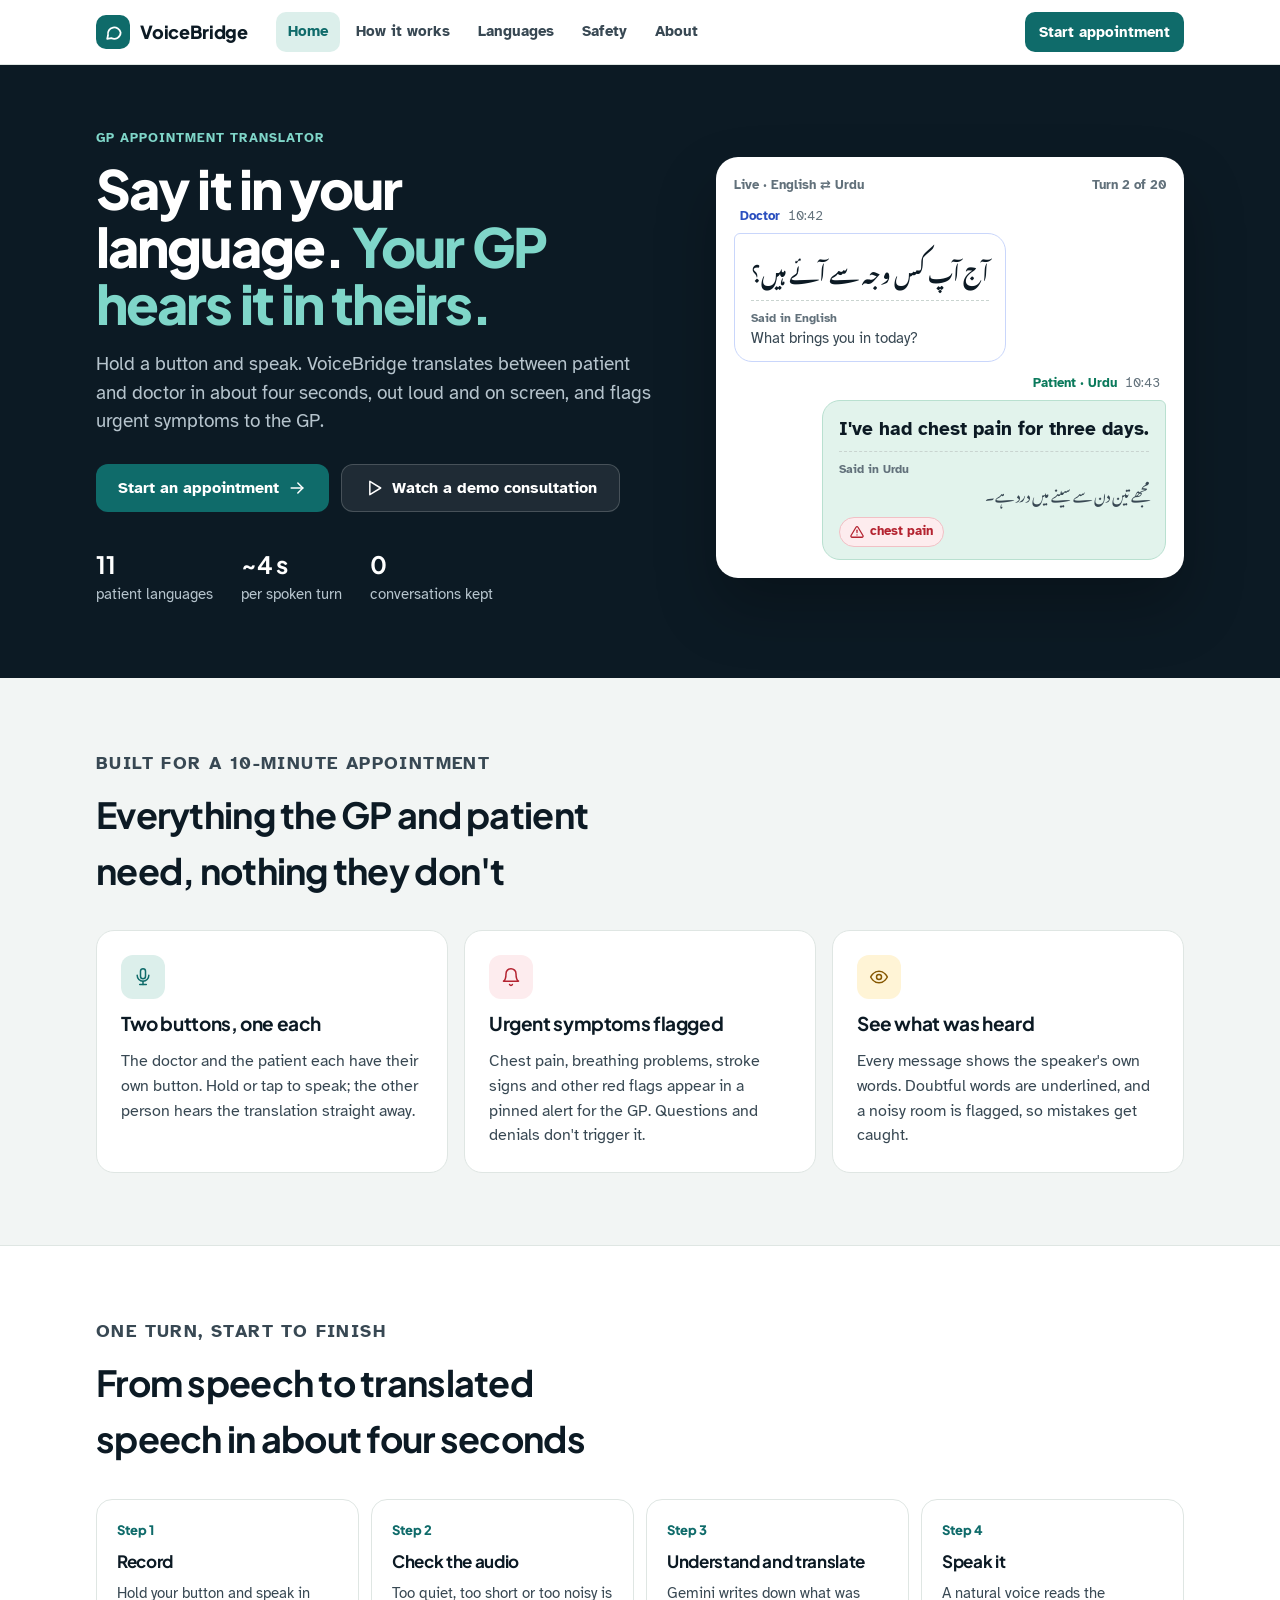
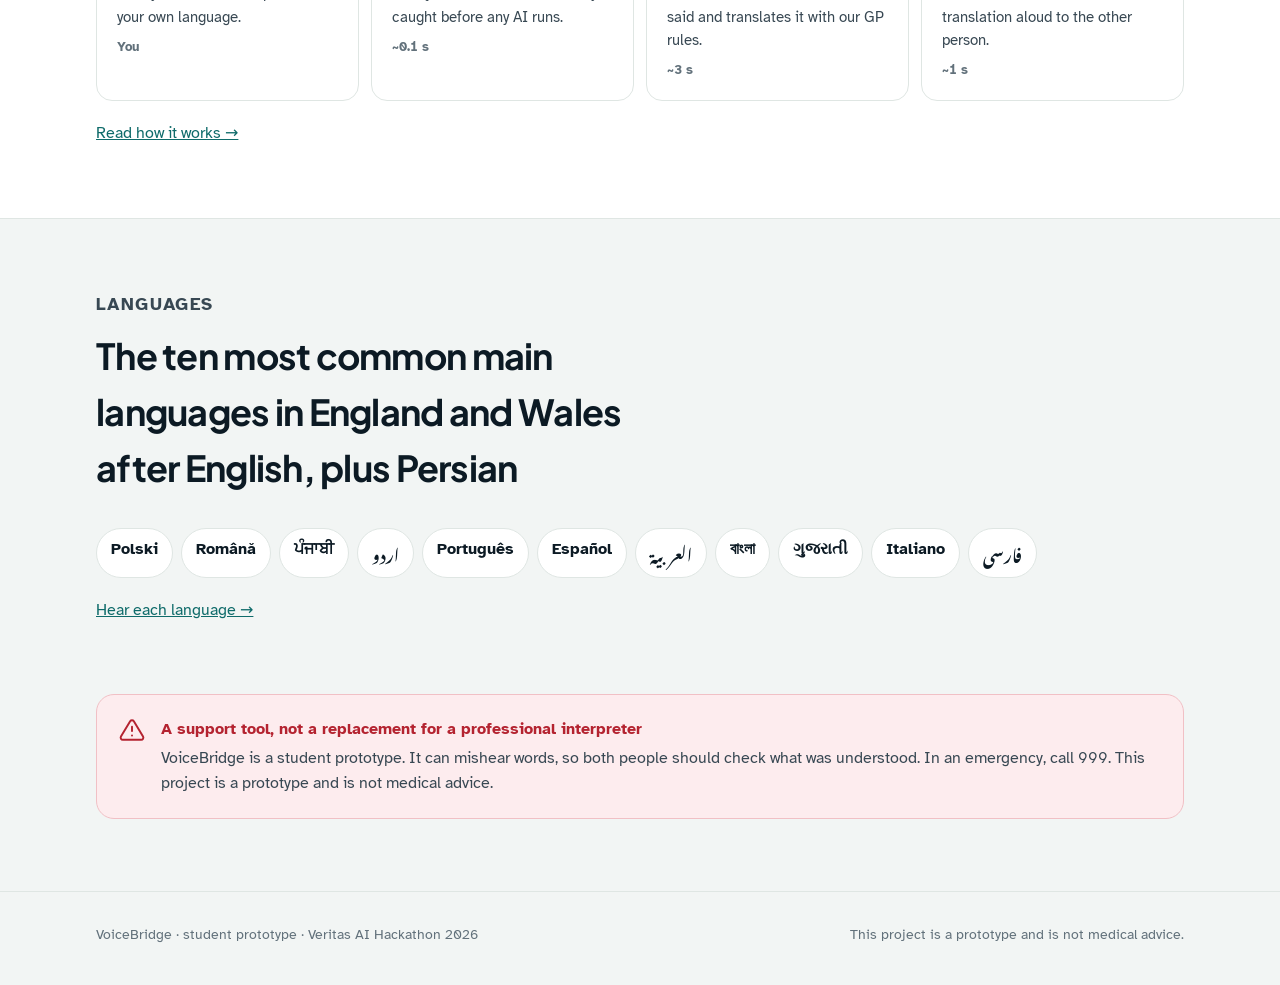
<file: docs/design/voicebridge_ORIGINAL.html>
<!DOCTYPE html>
<html lang="en">
<head>
<title>VoiceBridge Prototype</title>
<meta name="claude:viewport-fit-sides" content="cover">
<meta charset="UTF-8">
<meta name="viewport" content="width=device-width, initial-scale=1, viewport-fit=cover">
<link rel="preconnect" href="https://fonts.googleapis.com">
<link rel="preconnect" href="https://fonts.gstatic.com" crossorigin>
<link rel="stylesheet" href="https://fonts.googleapis.com/css2?family=Atkinson+Hyperlegible:wght@400;700&family=Plus+Jakarta+Sans:wght@500;600;700;800&family=Noto+Nastaliq+Urdu:wght@400;600&family=Noto+Sans+Arabic:wght@400;600&display=swap">
<!--
  VoiceBridge interactive prototype (multi-page). Demo mode by default.
  USE_MOCK = false + serve as frontend/index.html from the backend = real API, mic and voices.
  Pages (hash links): #home #how #languages #safety #about, app flow: #start #choose #consult #summary
-->
<style>
/* Layout concept: a calm clinical product site; the appointment screen is a chat thread with a two-button dock. */
:root{
  --bg:#f2f5f4; --surface:#ffffff; --surface-2:#f7f9f8; --line:#dfe6e3; --line-2:#c9d4d0;
  --ink:#0c1a24; --ink-2:#384853; --ink-3:#62717b;
  --brand:#0f6b6a; --brand-2:#0a5453; --brand-soft:#dcefeb; --on-brand:#ffffff;
  --doc:#2b4fbf; --doc-soft:#e9efff; --doc-line:#c9d6fb; --on-doc:#ffffff;
  --pat:#0b7a5c; --pat-soft:#e2f3ec; --pat-line:#b9e0d0; --on-pat:#ffffff;
  --urgent:#b42330; --urgent-soft:#fdecee; --urgent-line:#f1c0c5;
  --warn:#865700; --warn-soft:#fff4d6; --warn-line:#efd9a0;
  --rec:#d13c3c; --rec-soft:rgba(209,60,60,.14);
  --hero:#0c1a24; --hero-ink:#ffffff; --hero-muted:#b6c4cd; --hero-accent:#7fd6c9; --hero-chip:rgba(255,255,255,.08);
  --shadow:0 1px 2px rgba(12,26,36,.05),0 8px 24px rgba(12,26,36,.07);
  --overlay:rgba(12,26,36,.45);
  --focus:#e09b00;
  --font:"Atkinson Hyperlegible",system-ui,-apple-system,"Segoe UI",Roboto,sans-serif;
  --display:"Plus Jakarta Sans","Atkinson Hyperlegible",system-ui,sans-serif;
  --rtl:"Noto Nastaliq Urdu","Noto Sans Arabic","Segoe UI",Tahoma,sans-serif;
}
@media (prefers-color-scheme: dark){ :root:not([data-theme="light"]){
  --bg:#0b1418; --surface:#121e23; --surface-2:#17262c; --line:#24353c; --line-2:#31464e;
  --ink:#e7eef0; --ink-2:#b4c3c9; --ink-3:#8698a1;
  --brand:#41b6a9; --brand-2:#5ccabd; --brand-soft:#10302d; --on-brand:#06221f;
  --doc:#8ea9ff; --doc-soft:#162140; --doc-line:#2b3c68; --on-doc:#0b1430;
  --pat:#5fd0a9; --pat-soft:#0f2a22; --pat-line:#1f4a3b; --on-pat:#062019;
  --urgent:#ff8b93; --urgent-soft:#3a1418; --urgent-line:#6b2a31;
  --warn:#f2c25a; --warn-soft:#33270d; --warn-line:#5c4718;
  --rec:#ff6b6b; --rec-soft:rgba(255,107,107,.16);
  --hero:#0f2127; --hero-ink:#ffffff; --hero-muted:#a8bac2; --hero-accent:#7fd6c9; --hero-chip:rgba(255,255,255,.07);
  --shadow:0 1px 2px rgba(0,0,0,.3),0 8px 24px rgba(0,0,0,.35); --overlay:rgba(0,0,0,.6); --focus:#ffc24d;
  color-scheme:dark;
}}
:root[data-theme="dark"]{
  --bg:#0b1418; --surface:#121e23; --surface-2:#17262c; --line:#24353c; --line-2:#31464e;
  --ink:#e7eef0; --ink-2:#b4c3c9; --ink-3:#8698a1;
  --brand:#41b6a9; --brand-2:#5ccabd; --brand-soft:#10302d; --on-brand:#06221f;
  --doc:#8ea9ff; --doc-soft:#162140; --doc-line:#2b3c68; --on-doc:#0b1430;
  --pat:#5fd0a9; --pat-soft:#0f2a22; --pat-line:#1f4a3b; --on-pat:#062019;
  --urgent:#ff8b93; --urgent-soft:#3a1418; --urgent-line:#6b2a31;
  --warn:#f2c25a; --warn-soft:#33270d; --warn-line:#5c4718;
  --rec:#ff6b6b; --rec-soft:rgba(255,107,107,.16);
  --hero:#0f2127; --hero-ink:#ffffff; --hero-muted:#a8bac2; --hero-accent:#7fd6c9; --hero-chip:rgba(255,255,255,.07);
  --shadow:0 1px 2px rgba(0,0,0,.3),0 8px 24px rgba(0,0,0,.35); --overlay:rgba(0,0,0,.6); --focus:#ffc24d;
  color-scheme:dark;
}
*{box-sizing:border-box}
[hidden]{display:none!important}
html{scroll-behavior:smooth}
body{margin:0;background:var(--bg);color:var(--ink);font-family:var(--font);font-size:16px;line-height:1.55;-webkit-font-smoothing:antialiased}
h1,h2,h3{font-family:var(--display);letter-spacing:-.02em;text-wrap:balance;margin:0;color:var(--ink)}
p{margin:0}
button{font:inherit;color:inherit;cursor:pointer;border:0;background:none;padding:0}
a{color:var(--brand)}
:focus-visible{outline:3px solid var(--focus);outline-offset:3px;border-radius:8px}
.rtl,[dir="rtl"]{font-family:var(--rtl);line-height:2}
.icon{width:20px;height:20px;flex:none;stroke:currentColor;fill:none;stroke-width:1.8;stroke-linecap:round;stroke-linejoin:round}
.sr-only{position:absolute;width:1px;height:1px;overflow:hidden;clip:rect(0 0 0 0);white-space:nowrap}
.wrap{max-width:1120px;margin:0 auto;padding-left:max(16px,env(safe-area-inset-left,0px));padding-right:max(16px,env(safe-area-inset-right,0px))}
.view{display:none}
.view.active{display:block}
.muted{color:var(--ink-3)}
.eyebrow{font-size:12.5px;font-weight:700;letter-spacing:.08em;text-transform:uppercase;color:var(--brand)}

/* header */
body::before{content:"";position:fixed;inset:0 0 auto;height:env(safe-area-inset-top,0px);z-index:30;background:var(--surface)}
.site-head{position:sticky;top:env(safe-area-inset-top,0px);z-index:20;background:var(--surface);border-bottom:1px solid var(--line)}
.site-head .wrap{display:flex;align-items:center;gap:16px;height:64px}
.logo{display:flex;align-items:center;gap:10px;font-family:var(--display);font-weight:800;font-size:18px;color:var(--ink);text-decoration:none;letter-spacing:-.01em}
.logo-mark{width:34px;height:34px;border-radius:10px;background:var(--brand);color:var(--on-brand);display:grid;place-items:center}
.logo-mark .icon{width:19px;height:19px;stroke-width:2.2}
.nav{display:flex;gap:4px;margin-left:12px}
.nav a{padding:8px 12px;border-radius:10px;color:var(--ink-2);text-decoration:none;font-weight:700;font-size:15px}
.nav a:hover{background:var(--surface-2);color:var(--ink)}
.nav a[aria-current="page"]{color:var(--brand);background:var(--brand-soft)}
.head-actions{margin-left:auto;display:flex;gap:8px;align-items:center}
.menu-btn{display:none;width:42px;height:42px;border-radius:10px;border:1px solid var(--line-2);place-items:center}
.mobile-nav{display:none;border-top:1px solid var(--line);background:var(--surface)}
.mobile-nav.open{display:block}
.mobile-nav a{display:block;padding:14px max(16px,env(safe-area-inset-left,0px));border-bottom:1px solid var(--line);color:var(--ink);text-decoration:none;font-weight:700}

/* buttons */
.btn{display:inline-flex;align-items:center;justify-content:center;gap:8px;min-height:48px;padding:0 22px;border-radius:12px;font-weight:700;font-size:16px;text-decoration:none;transition:background .15s,transform .05s,border-color .15s}
.btn:active{transform:scale(.98)}
.btn-primary{background:var(--brand);color:var(--on-brand)}
.btn-primary:hover{background:var(--brand-2)}
.btn-primary[disabled]{opacity:.6;cursor:wait}
.btn-ghost{background:var(--surface);border:1px solid var(--line-2);color:var(--ink)}
.btn-ghost:hover{border-color:var(--ink-3)}
.btn-danger{background:var(--surface);border:1px solid var(--urgent-line);color:var(--urgent)}
.btn-danger:hover{background:var(--urgent-soft)}
.btn-sm{min-height:40px;padding:0 14px;font-size:14.5px;border-radius:10px}
.btn-on-dark{background:var(--hero-chip);color:var(--hero-ink);border:1px solid rgba(255,255,255,.18)}
.btn-on-dark:hover{background:rgba(255,255,255,.14)}
.chip{display:inline-flex;align-items:center;gap:6px;min-height:30px;padding:0 12px;border-radius:999px;font-size:13px;font-weight:700;background:var(--surface);border:1px solid var(--line);color:var(--ink-2);white-space:nowrap}

/* home */
.hero{background:var(--hero);color:var(--hero-ink)}
.hero .wrap{display:grid;grid-template-columns:1.1fr .9fr;gap:48px;align-items:center;padding-block:64px 72px}
.hero h1{color:var(--hero-ink);font-size:clamp(34px,5vw,54px);line-height:1.06;letter-spacing:-.035em;font-weight:800}
.hero h1 em{font-style:normal;color:var(--hero-accent)}
.hero-sub{margin-top:18px;font-size:18.5px;color:var(--hero-muted);max-width:30em}
.hero-cta{display:flex;gap:12px;flex-wrap:wrap;margin-top:28px}
.hero-facts{display:flex;gap:28px;flex-wrap:wrap;margin-top:34px;color:var(--hero-muted);font-size:14.5px}
.hero-facts strong{display:block;color:var(--hero-ink);font-family:var(--display);font-size:24px;letter-spacing:-.02em}
.preview{background:var(--surface);color:var(--ink);border-radius:22px;padding:18px;box-shadow:0 30px 60px rgba(0,0,0,.25);display:flex;flex-direction:column;gap:12px}
.preview-top{display:flex;justify-content:space-between;align-items:center;font-size:13px;color:var(--ink-3);font-weight:700}
.section{padding-block:72px}
.section-head{max-width:640px;margin-bottom:32px;display:grid;gap:10px}
.section-head h2{font-size:clamp(26px,3.4vw,36px)}
.section-head p{color:var(--ink-2);font-size:17.5px}
.grid-3{display:grid;grid-template-columns:repeat(3,minmax(0,1fr));gap:16px}
.grid-2{display:grid;grid-template-columns:repeat(2,minmax(0,1fr));gap:16px}
.tile{background:var(--surface);border:1px solid var(--line);border-radius:18px;padding:24px;display:grid;gap:10px;align-content:start}
.tile h3{font-size:19px}
.tile p{color:var(--ink-2)}
.tile-icon{width:44px;height:44px;border-radius:12px;display:grid;place-items:center;background:var(--brand-soft);color:var(--brand)}
.tile-icon.red{background:var(--urgent-soft);color:var(--urgent)}
.tile-icon.amber{background:var(--warn-soft);color:var(--warn)}
.tile-icon.blue{background:var(--doc-soft);color:var(--doc)}
.flow{display:grid;grid-template-columns:repeat(4,minmax(0,1fr));gap:12px;counter-reset:step}
.flow-step{background:var(--surface);border:1px solid var(--line);border-radius:16px;padding:20px;display:grid;gap:8px;align-content:start;position:relative}
.flow-step .n{font-family:var(--display);font-weight:800;font-size:13px;color:var(--brand)}
.flow-step h3{font-size:17px}
.flow-step p{color:var(--ink-2);font-size:15px}
.flow-step .t{font-size:13px;font-weight:700;color:var(--ink-3);font-variant-numeric:tabular-nums}
.lang-strip{display:flex;flex-wrap:wrap;gap:8px}
.lang-pill{padding:8px 14px;border-radius:999px;background:var(--surface);border:1px solid var(--line);font-weight:700}
.band{background:var(--surface);border-block:1px solid var(--line)}
.callout{display:flex;gap:16px;align-items:flex-start;padding:22px;border-radius:18px;background:var(--urgent-soft);border:1px solid var(--urgent-line);color:var(--urgent)}
.callout p{color:var(--ink-2)}
.footer{padding-block:32px 40px;color:var(--ink-3);font-size:14px;border-top:1px solid var(--line)}
.footer .wrap{display:flex;justify-content:space-between;gap:16px;flex-wrap:wrap}

/* inner pages */
.page-hero{padding-block:56px 24px}
.page-hero h1{font-size:clamp(30px,4.4vw,44px);margin-top:8px}
.page-hero p{margin-top:12px;color:var(--ink-2);font-size:18px;max-width:38em}
.stat-row{display:grid;grid-template-columns:repeat(auto-fit,minmax(170px,1fr));gap:12px}
.stat{background:var(--surface);border:1px solid var(--line);border-radius:16px;padding:18px}
.stat small{display:block;color:var(--ink-3);font-size:13.5px}
.stat strong{font-family:var(--display);font-size:26px;letter-spacing:-.02em;font-variant-numeric:tabular-nums}
.compare{display:grid;grid-template-columns:repeat(2,minmax(0,1fr));gap:12px;margin-top:14px}
.compare div{border-radius:12px;padding:12px 14px;font-size:14.5px}
.compare .before{background:var(--urgent-soft);color:var(--urgent);border:1px solid var(--urgent-line)}
.compare .after{background:var(--pat-soft);color:var(--pat);border:1px solid var(--pat-line)}
.lang-cards{display:grid;grid-template-columns:repeat(auto-fill,minmax(250px,1fr));gap:12px}
.lang-card{background:var(--surface);border:1px solid var(--line);border-radius:16px;padding:18px;display:grid;gap:8px;align-content:start}
.lang-card .top{display:flex;justify-content:space-between;align-items:baseline;gap:8px}
.lang-card .native{font-size:24px;font-weight:700}
.lang-card .rank{font-size:12.5px;color:var(--ink-3);font-weight:700;font-variant-numeric:tabular-nums}
.lang-card .meta{font-size:13.5px;color:var(--ink-3)}
.phrase{background:var(--surface-2);border:1px solid var(--line);border-radius:12px;padding:10px 12px;font-size:17px;min-height:52px}
.lang-card .btn{justify-self:start}
.limits{display:grid;gap:10px}
.limit{display:flex;gap:12px;align-items:flex-start;background:var(--surface);border:1px solid var(--line);border-radius:14px;padding:14px 16px}
.limit .icon{color:var(--warn);margin-top:3px}
.limit p{color:var(--ink-2)}
.credits{display:grid;grid-template-columns:repeat(auto-fit,minmax(240px,1fr));gap:10px}
.credit{background:var(--surface);border:1px solid var(--line);border-radius:14px;padding:14px 16px;font-size:14.5px;color:var(--ink-2)}
.credit b{display:block;color:var(--ink);font-size:15.5px}

/* app flow */
.app-page{padding-block:40px 64px}
.form-card{max-width:440px;margin:0 auto;background:var(--surface);border:1px solid var(--line);border-radius:22px;padding:32px;box-shadow:var(--shadow);display:grid;gap:6px}
.form-card h1{font-size:26px}
.label{font-weight:700;font-size:14px;margin-top:18px}
.input-wrap{position:relative;margin-top:6px}
.input-wrap .icon{position:absolute;left:14px;top:50%;transform:translateY(-50%);color:var(--ink-3)}
.input{width:100%;height:52px;border-radius:12px;border:1.5px solid var(--line-2);background:var(--surface-2);color:var(--ink);padding:0 14px 0 44px;font:inherit;font-size:17px;letter-spacing:.06em}
.input:focus{outline:none;border-color:var(--brand);box-shadow:0 0 0 4px var(--brand-soft)}
.hint-box{margin-top:12px;font-size:13.5px;color:var(--ink-3);background:var(--surface-2);border:1px dashed var(--line-2);border-radius:10px;padding:10px 12px}
.field-error{margin-top:12px;padding:10px 12px;border-radius:10px;background:var(--urgent-soft);border:1px solid var(--urgent-line);color:var(--urgent);font-size:14.5px}
.form-card .btn{margin-top:16px;width:100%}
.choose-head{display:flex;justify-content:space-between;align-items:flex-end;gap:16px;flex-wrap:wrap;margin-bottom:20px}
.choose-head h1{font-size:clamp(26px,3.6vw,34px);margin-top:6px}
.search{position:relative;width:280px;max-width:100%}
.search .icon{position:absolute;left:12px;top:50%;transform:translateY(-50%);color:var(--ink-3);width:18px;height:18px}
.search input{width:100%;height:44px;border-radius:12px;border:1.5px solid var(--line-2);background:var(--surface);color:var(--ink);padding:0 12px 0 38px;font:inherit}
.search input:focus{outline:none;border-color:var(--brand);box-shadow:0 0 0 4px var(--brand-soft)}
.lang-grid{display:grid;grid-template-columns:repeat(auto-fill,minmax(190px,1fr));gap:12px}
.lang-opt{position:relative;text-align:left;padding:16px 18px;border-radius:16px;background:var(--surface);border:1.5px solid var(--line);min-height:92px;display:flex;flex-direction:column;justify-content:space-between;gap:4px}
.lang-opt:hover{border-color:var(--line-2)}
.lang-opt .native{font-size:23px;font-weight:700;line-height:1.35}
.lang-opt .english{font-size:14px;color:var(--ink-3)}
.lang-opt .tick{position:absolute;top:12px;right:12px;width:24px;height:24px;border-radius:50%;background:var(--brand);color:var(--on-brand);display:none;place-items:center}
.lang-opt .tick .icon{width:14px;height:14px;stroke-width:3}
.lang-opt[aria-checked="true"]{border-color:var(--brand);box-shadow:0 0 0 4px var(--brand-soft)}
.lang-opt[aria-checked="true"] .tick{display:grid}
.choose-foot{display:flex;align-items:center;justify-content:space-between;gap:16px;flex-wrap:wrap;margin-top:24px;padding-top:20px;border-top:1px solid var(--line)}
.pair{display:flex;align-items:center;gap:10px;font-weight:700;flex-wrap:wrap}
.pair .side{padding:8px 14px;border-radius:12px;background:var(--surface);border:1px solid var(--line)}
.pair .doc{color:var(--doc)} .pair .pat{color:var(--pat)}

/* consult: fills the screen so the button dock always sits at the bottom */
#v-consult.active{display:flex;flex-direction:column;min-height:calc(100dvh - 64px - env(safe-area-inset-top,0px) - env(safe-area-inset-bottom,0px))}
#v-consult > .wrap{flex:1;width:100%}
#v-consult .bar{position:sticky;top:calc(env(safe-area-inset-top,0px) + 64px);z-index:10;background:var(--bg);border-bottom:1px solid var(--line)}
#v-consult .bar .wrap{display:flex;align-items:center;gap:10px;min-height:56px;flex-wrap:wrap;padding-block:8px}
.live{width:8px;height:8px;border-radius:50%;background:var(--pat);box-shadow:0 0 0 4px var(--pat-soft)}
.bar-right{margin-left:auto;display:flex;gap:8px;align-items:center}
.turns.low{color:var(--warn);border-color:var(--warn-line);background:var(--warn-soft)}
.urgent-banner{display:flex;align-items:flex-start;gap:12px;margin-top:12px;background:var(--urgent-soft);border:1px solid var(--urgent-line);color:var(--urgent);padding:12px 14px;border-radius:14px}
.urgent-banner b{display:block}
.urgent-banner .x{margin-left:auto;width:34px;height:34px;border-radius:8px;display:grid;place-items:center;color:var(--urgent)}
.thread{max-width:860px;margin:0 auto;display:flex;flex-direction:column;gap:14px;padding-block:20px 24px;min-height:42vh}
.empty{margin:auto;text-align:center;max-width:460px;padding:28px 8px;color:var(--ink-2);display:grid;gap:10px;justify-items:center}
.empty-art{width:80px;height:80px;border-radius:24px;background:var(--brand-soft);color:var(--brand);display:grid;place-items:center}
.empty-art .icon{width:38px;height:38px;stroke-width:1.6}
.empty h2{font-size:22px}
.how-list{display:grid;gap:8px;margin-top:6px;text-align:left;width:100%}
.how-list div{display:flex;gap:10px;align-items:center;background:var(--surface);border:1px solid var(--line);border-radius:12px;padding:10px 12px;font-size:14.5px}
.num{width:22px;height:22px;flex:none;border-radius:50%;background:var(--ink);color:var(--surface);font-size:12px;font-weight:700;display:grid;place-items:center}
.msg{display:flex;flex-direction:column;max-width:min(640px,90%);animation:rise .25s ease-out}
.msg.doctor{align-self:flex-start}
.msg.patient{align-self:flex-end;align-items:flex-end}
@keyframes rise{from{transform:translateY(8px)}to{transform:none}}
.msg-meta{display:flex;align-items:center;gap:8px;font-size:12.5px;color:var(--ink-3);margin:0 6px 6px;font-variant-numeric:tabular-nums}
.who{font-weight:700}
.doctor .who{color:var(--doc)} .patient .who{color:var(--pat)}
.bubble{padding:14px 16px 12px;border-radius:18px;border:1px solid;width:100%}
.doctor .bubble{background:var(--surface);border-color:var(--doc-line);border-top-left-radius:6px}
.patient .bubble{background:var(--pat-soft);border-color:var(--pat-line);border-top-right-radius:6px}
.translation{font-size:19px;line-height:1.5;font-weight:700}
.translation[dir="rtl"]{font-size:21px;line-height:2.1;font-weight:600}
.original{margin-top:8px;padding-top:8px;border-top:1px dashed var(--line-2);font-size:14.5px;color:var(--ink-2)}
.original-label{display:block;font-size:12px;font-weight:700;color:var(--ink-3);font-family:var(--font);line-height:1.5}
mark.unclear{background:var(--warn-soft);color:inherit;text-decoration:underline dotted var(--warn) 2px;text-underline-offset:4px;border-radius:4px;padding:0 2px}
.flags{display:flex;flex-wrap:wrap;gap:6px;margin-top:10px}
.flag{display:inline-flex;align-items:center;gap:6px;font-size:12.5px;font-weight:700;padding:4px 10px;border-radius:999px;border:1px solid}
.flag .icon{width:14px;height:14px;stroke-width:2.2}
.flag.urgent{background:var(--urgent-soft);border-color:var(--urgent-line);color:var(--urgent)}
.flag.warn{background:var(--warn-soft);border-color:var(--warn-line);color:var(--warn)}
.msg-actions{display:flex;gap:4px;margin:6px 2px 0;flex-wrap:wrap}
.link-btn{display:inline-flex;align-items:center;gap:6px;min-height:32px;padding:0 10px;border-radius:8px;font-size:13px;font-weight:700;color:var(--ink-2)}
.link-btn:hover{background:var(--surface)}
.link-btn .icon{width:16px;height:16px}
.typing{display:inline-flex;align-items:center;gap:10px;padding:12px 16px;border-radius:18px;background:var(--surface);border:1px solid var(--line);font-size:14px;color:var(--ink-3)}
.dots{display:inline-flex;gap:4px}
.dots i{width:7px;height:7px;border-radius:50%;background:var(--ink-3);animation:bounce 1s infinite}
.dots i:nth-child(2){animation-delay:.15s}.dots i:nth-child(3){animation-delay:.3s}
@keyframes bounce{0%,60%,100%{transform:translateY(0)}30%{transform:translateY(-5px)}}
.note{align-self:center;font-size:13.5px;color:var(--ink-2);background:var(--surface);border:1px solid var(--line);padding:8px 14px;border-radius:999px;display:flex;gap:8px;align-items:center;text-align:center;max-width:100%}
.note.error{color:var(--urgent);border-color:var(--urgent-line);background:var(--urgent-soft)}
.dock{position:sticky;bottom:0;z-index:10;background:var(--surface);border-top:1px solid var(--line);padding-bottom:env(safe-area-inset-bottom,0px)}
.dock-buttons{display:grid;grid-template-columns:1fr 1fr;gap:12px;padding-block:12px;max-width:892px}
.speak{position:relative;display:flex;align-items:center;gap:14px;padding:12px 16px 12px 12px;border-radius:20px;border:1.5px solid;text-align:left;min-height:84px;touch-action:none;-webkit-user-select:none;user-select:none;-webkit-touch-callout:none;transition:background .15s,border-color .15s,opacity .15s}
.speak.doctor{background:var(--doc-soft);border-color:var(--doc-line)}
.speak.patient{background:var(--pat-soft);border-color:var(--pat-line);flex-direction:row-reverse;text-align:right;padding:12px 12px 12px 16px}
.speak[disabled]{opacity:.45;cursor:not-allowed}
.mic{position:relative;width:60px;height:60px;flex:none;border-radius:50%;display:grid;place-items:center;transition:transform .15s,background .15s}
.doctor .mic{background:var(--doc);color:var(--on-doc)}
.patient .mic{background:var(--pat);color:var(--on-pat)}
.mic .icon{width:26px;height:26px;stroke-width:2}
.speak-text{min-width:0;flex:1;display:flex;flex-direction:column}
.patient .speak-text{align-items:flex-end}
.speak-who{font-family:var(--display);font-weight:700;font-size:16px;line-height:1.3;display:block}
.speak-who .tag{font-family:var(--font);font-weight:400;color:var(--ink-3);font-size:14px}
.speak-hint{display:block;font-size:13.5px;color:var(--ink-2);margin-top:2px}
.speak-hint[dir="rtl"]{font-size:14px;line-height:1.9}
.meter{display:none;align-items:center;gap:3px;height:22px;margin-top:4px}
.meter i{width:4px;height:4px;border-radius:2px;background:var(--rec);transition:height .08s}
.speak.recording{background:var(--surface);border-color:var(--rec);box-shadow:0 0 0 5px var(--rec-soft)}
.speak.recording .mic{background:var(--rec);color:#fff;transform:scale(1.05)}
.speak.recording .mic::before,.speak.recording .mic::after{content:"";position:absolute;inset:0;border-radius:50%;border:2px solid var(--rec);animation:ring 1.5s ease-out infinite}
.speak.recording .mic::after{animation-delay:.75s}
.speak.recording .meter{display:flex}
.speak.recording .speak-hint{color:var(--rec);font-weight:700}
@keyframes ring{0%{transform:scale(1);opacity:.6}100%{transform:scale(1.8);opacity:0}}
.demo-bar{display:flex;align-items:center;justify-content:center;gap:10px;flex-wrap:wrap;font-size:13.5px;color:var(--ink-3);padding-bottom:10px}

/* summary */
.sum-grid{display:grid;grid-template-columns:repeat(2,minmax(0,1fr));gap:16px;margin-top:16px}
.sum-card{background:var(--surface);border:1px solid var(--line);border-radius:20px;padding:22px;display:grid;gap:14px;align-content:start}
.sum-card-head{display:flex;align-items:center;justify-content:space-between;gap:10px}
.sum-card h2{font-size:18px;display:flex;align-items:center;gap:8px}
.badge{font-size:12px;font-weight:700;padding:4px 10px;border-radius:999px}
.for-doc{background:var(--doc-soft);color:var(--doc)} .for-pat{background:var(--pat-soft);color:var(--pat)}
.sum-body{white-space:pre-wrap;background:var(--surface-2);border:1px solid var(--line);border-radius:12px;padding:16px;font-size:16px;line-height:1.7;min-height:170px}
.sum-body[dir="rtl"]{line-height:2.2}
.privacy{display:flex;align-items:center;gap:10px;margin-top:16px;padding:12px 16px;border-radius:12px;background:var(--brand-soft);color:var(--brand-2);font-size:14.5px}
.skeleton{background:var(--line);border-radius:6px;height:14px;margin:8px 0;animation:pulse 1.2s ease-in-out infinite}
@keyframes pulse{50%{opacity:.5}}

/* modal (the viewer blocks confirm(), so confirmation is built into the page) */
.modal{position:fixed;inset:0;z-index:50;background:var(--overlay);display:grid;place-items:center;padding:max(16px,env(safe-area-inset-left,0px))}
.modal-card{background:var(--surface);border:1px solid var(--line);border-radius:20px;max-width:420px;width:100%;padding:24px;display:grid;gap:10px;box-shadow:var(--shadow)}
.modal-card h2{font-size:21px}
.modal-actions{display:flex;gap:10px;justify-content:flex-end;flex-wrap:wrap;margin-top:8px}
.toast{position:fixed;left:50%;bottom:calc(20px + env(safe-area-inset-bottom,0px));transform:translateX(-50%);z-index:60;background:var(--ink);color:var(--surface);padding:10px 16px;border-radius:999px;font-size:14px;font-weight:700}

@media (max-width:900px){
  .hero .wrap{grid-template-columns:1fr;padding-block:40px 48px}
  .grid-3{grid-template-columns:1fr}
  .flow{grid-template-columns:repeat(2,minmax(0,1fr))}
  .sum-grid,.grid-2,.compare{grid-template-columns:1fr}
  .nav{display:none}
  .menu-btn{display:grid}
  .head-actions .btn-primary{display:none}
}
@media (max-width:560px){
  .flow{grid-template-columns:1fr}
  .section{padding-block:48px}
  .dock-buttons{gap:8px}
  .speak,.speak.patient{flex-direction:column;align-items:center;text-align:center;padding:12px 8px;gap:8px;min-height:auto}
  .patient .speak-text,.speak-text{align-items:center}
  .meter{justify-content:center}
  .translation{font-size:17px}
  .msg{max-width:94%}
  .pair-full,.tl{display:none}
  .form-card{padding:22px}
}
@media (prefers-reduced-motion:reduce){*{animation:none!important;transition:none!important;scroll-behavior:auto!important}}
</style>
</head>
<body>

<svg width="0" height="0" style="position:absolute" aria-hidden="true">
  <symbol id="i-mic" viewBox="0 0 24 24"><rect x="9" y="2" width="6" height="12" rx="3"/><path d="M5 10a7 7 0 0 0 14 0"/><path d="M12 17v4"/><path d="M8 21h8"/></symbol>
  <symbol id="i-lock" viewBox="0 0 24 24"><rect x="4" y="11" width="16" height="10" rx="2"/><path d="M8 11V7a4 4 0 0 1 8 0v4"/></symbol>
  <symbol id="i-arrow" viewBox="0 0 24 24"><path d="M5 12h14"/><path d="m13 6 6 6-6 6"/></symbol>
  <symbol id="i-back" viewBox="0 0 24 24"><path d="M19 12H5"/><path d="m11 18-6-6 6-6"/></symbol>
  <symbol id="i-check" viewBox="0 0 24 24"><path d="m5 12 5 5 9-10"/></symbol>
  <symbol id="i-alert" viewBox="0 0 24 24"><path d="M10.3 3.9 1.8 18a2 2 0 0 0 1.7 3h17a2 2 0 0 0 1.7-3L13.7 3.9a2 2 0 0 0-3.4 0z"/><path d="M12 9v4"/><path d="M12 17h.01"/></symbol>
  <symbol id="i-x" viewBox="0 0 24 24"><path d="M18 6 6 18"/><path d="m6 6 12 12"/></symbol>
  <symbol id="i-play" viewBox="0 0 24 24"><path d="M7 4v16l13-8z"/></symbol>
  <symbol id="i-volume" viewBox="0 0 24 24"><path d="M11 5 6 9H3v6h3l5 4z"/><path d="M15.5 8.5a5 5 0 0 1 0 7"/><path d="M18.5 5.5a9 9 0 0 1 0 13"/></symbol>
  <symbol id="i-redo" viewBox="0 0 24 24"><path d="M3 12a9 9 0 1 0 3-6.7L3 8"/><path d="M3 3v5h5"/></symbol>
  <symbol id="i-globe" viewBox="0 0 24 24"><circle cx="12" cy="12" r="9"/><path d="M3 12h18"/><path d="M12 3a14 14 0 0 1 0 18a14 14 0 0 1 0-18"/></symbol>
  <symbol id="i-shield" viewBox="0 0 24 24"><path d="M12 3 4 6v6c0 5 3.5 8 8 9 4.5-1 8-4 8-9V6z"/><path d="m9 12 2 2 4-4"/></symbol>
  <symbol id="i-bell" viewBox="0 0 24 24"><path d="M6 8a6 6 0 0 1 12 0c0 7 3 9 3 9H3s3-2 3-9"/><path d="M10.3 21a1.9 1.9 0 0 0 3.4 0"/></symbol>
  <symbol id="i-search" viewBox="0 0 24 24"><circle cx="11" cy="11" r="7"/><path d="m21 21-4.3-4.3"/></symbol>
  <symbol id="i-copy" viewBox="0 0 24 24"><rect x="9" y="9" width="12" height="12" rx="2"/><path d="M5 15H4a1 1 0 0 1-1-1V4a1 1 0 0 1 1-1h10a1 1 0 0 1 1 1v1"/></symbol>
  <symbol id="i-stop" viewBox="0 0 24 24"><rect x="5" y="5" width="14" height="14" rx="3"/></symbol>
  <symbol id="i-steth" viewBox="0 0 24 24"><path d="M6 3v6a5 5 0 0 0 10 0V3"/><path d="M11 14v2a5 5 0 0 0 10 0v-1"/><circle cx="21" cy="13" r="1.5"/></symbol>
  <symbol id="i-chat" viewBox="0 0 24 24"><path d="M21 12a8 8 0 0 1-11.8 7L4 20l1.1-4.6A8 8 0 1 1 21 12z"/></symbol>
  <symbol id="i-noise" viewBox="0 0 24 24"><path d="M2 12h2"/><path d="M6 8v8"/><path d="M10 5v14"/><path d="M14 9v6"/><path d="M18 7v10"/><path d="M22 12h-2"/></symbol>
  <symbol id="i-plus" viewBox="0 0 24 24"><path d="M12 5v14"/><path d="M5 12h14"/></symbol>
  <symbol id="i-menu" viewBox="0 0 24 24"><path d="M4 7h16"/><path d="M4 12h16"/><path d="M4 17h16"/></symbol>
  <symbol id="i-book" viewBox="0 0 24 24"><path d="M4 5a2 2 0 0 1 2-2h13v16H6a2 2 0 0 0-2 2z"/><path d="M4 19V5"/></symbol>
  <symbol id="i-clock" viewBox="0 0 24 24"><circle cx="12" cy="12" r="9"/><path d="M12 7v5l3 2"/></symbol>
  <symbol id="i-eye" viewBox="0 0 24 24"><path d="M2 12s3.5-7 10-7 10 7 10 7-3.5 7-10 7S2 12 2 12z"/><circle cx="12" cy="12" r="3"/></symbol>
  <symbol id="i-history" viewBox="0 0 24 24"><path d="M3 12a9 9 0 1 0 3-6.7"/><path d="M3 4v4h4"/><path d="M12 8v4l3 2"/></symbol>
</svg>

<header class="site-head">
  <div class="wrap">
    <a class="logo" href="#home"><span class="logo-mark"><svg class="icon"><use href="#i-chat"/></svg></span>VoiceBridge</a>
    <nav class="nav" aria-label="Main">
      <a href="#home" data-nav="home">Home</a>
      <a href="#how" data-nav="how">How it works</a>
      <a href="#languages" data-nav="languages">Languages</a>
      <a href="#safety" data-nav="safety">Safety</a>
      <a href="#about" data-nav="about">About</a>
    </nav>
    <div class="head-actions">
      <a class="btn btn-primary btn-sm" href="#start">Start appointment</a>
      <button class="menu-btn" id="menu-btn" aria-expanded="false" aria-controls="mobile-nav" aria-label="Open menu"><svg class="icon"><use href="#i-menu"/></svg></button>
    </div>
  </div>
  <nav class="mobile-nav" id="mobile-nav" aria-label="Main (mobile)">
    <a href="#home">Home</a><a href="#how">How it works</a><a href="#languages">Languages</a><a href="#safety">Safety</a><a href="#about">About</a><a href="#start">Start appointment</a>
  </nav>
</header>

<main>
<!-- ============ HOME ============ -->
<section class="view" id="v-home" aria-labelledby="home-title">
  <div class="hero">
    <div class="wrap">
      <div>
        <p class="eyebrow" style="color:var(--hero-accent)">GP appointment translator</p>
        <h1 id="home-title" style="margin-top:12px">Say it in your language. <em>Your GP hears it in theirs.</em></h1>
        <p class="hero-sub">Hold a button and speak. VoiceBridge translates between patient and doctor in about four seconds, out loud and on screen, and flags urgent symptoms to the GP.</p>
        <div class="hero-cta">
          <a class="btn btn-primary" href="#start">Start an appointment <svg class="icon"><use href="#i-arrow"/></svg></a>
          <button class="btn btn-on-dark" id="hero-demo"><svg class="icon"><use href="#i-play"/></svg>Watch a demo consultation</button>
        </div>
        <div class="hero-facts">
          <div><strong>11</strong>patient languages</div>
          <div><strong>~4 s</strong>per spoken turn</div>
          <div><strong>0</strong>conversations kept</div>
        </div>
      </div>
      <div class="preview" aria-label="Example of a translated exchange">
        <div class="preview-top"><span>Live · English ⇄ Urdu</span><span>Turn 2 of 20</span></div>
        <div class="msg doctor" style="max-width:100%">
          <div class="msg-meta"><span class="who">Doctor</span><span>10:42</span></div>
          <div class="bubble"><div class="translation" dir="rtl">آج آپ کس وجہ سے آئے ہیں؟</div><div class="original"><span class="original-label">Said in English</span>What brings you in today?</div></div>
        </div>
        <div class="msg patient" style="max-width:100%">
          <div class="msg-meta"><span class="who">Patient · Urdu</span><span>10:43</span></div>
          <div class="bubble"><div class="translation">I've had chest pain for three days.</div><div class="original" dir="rtl"><span class="original-label" dir="ltr">Said in Urdu</span>مجھے تین دن سے سینے میں درد ہے۔</div>
            <div class="flags"><span class="flag urgent"><svg class="icon"><use href="#i-alert"/></svg>chest pain</span></div></div>
        </div>
      </div>
    </div>
  </div>

  <div class="section"><div class="wrap">
    <div class="section-head"><p class="eyebrow">Built for a 10-minute appointment</p><h2>Everything the GP and patient need, nothing they don't</h2></div>
    <div class="grid-3">
      <div class="tile"><span class="tile-icon"><svg class="icon"><use href="#i-mic"/></svg></span><h3>Two buttons, one each</h3><p>The doctor and the patient each have their own button. Hold or tap to speak; the other person hears the translation straight away.</p></div>
      <div class="tile"><span class="tile-icon red"><svg class="icon"><use href="#i-bell"/></svg></span><h3>Urgent symptoms flagged</h3><p>Chest pain, breathing problems, stroke signs and other red flags appear in a pinned alert for the GP. Questions and denials don't trigger it.</p></div>
      <div class="tile"><span class="tile-icon amber"><svg class="icon"><use href="#i-eye"/></svg></span><h3>See what was heard</h3><p>Every message shows the speaker's own words. Doubtful words are underlined, and a noisy room is flagged, so mistakes get caught.</p></div>
    </div>
  </div></div>

  <div class="band"><div class="section"><div class="wrap">
    <div class="section-head"><p class="eyebrow">One turn, start to finish</p><h2>From speech to translated speech in about four seconds</h2></div>
    <div class="flow">
      <div class="flow-step"><span class="n">Step 1</span><h3>Record</h3><p>Hold your button and speak in your own language.</p><span class="t">You</span></div>
      <div class="flow-step"><span class="n">Step 2</span><h3>Check the audio</h3><p>Too quiet, too short or too noisy is caught before any AI runs.</p><span class="t">~0.1 s</span></div>
      <div class="flow-step"><span class="n">Step 3</span><h3>Understand and translate</h3><p>Gemini writes down what was said and translates it with our GP rules.</p><span class="t">~3 s</span></div>
      <div class="flow-step"><span class="n">Step 4</span><h3>Speak it</h3><p>A natural voice reads the translation aloud to the other person.</p><span class="t">~1 s</span></div>
    </div>
    <p style="margin-top:20px"><a href="#how">Read how it works <span aria-hidden="true">→</span></a></p>
  </div></div></div>

  <div class="section"><div class="wrap">
    <div class="section-head"><p class="eyebrow">Languages</p><h2>The ten most common main languages in England and Wales after English, plus Persian</h2></div>
    <div class="lang-strip" id="home-langs"></div>
    <p style="margin-top:20px"><a href="#languages">Hear each language <span aria-hidden="true">→</span></a></p>
  </div></div>

  <div class="section" style="padding-top:0"><div class="wrap">
    <div class="callout"><svg class="icon" style="width:26px;height:26px"><use href="#i-alert"/></svg><div style="display:grid;gap:4px"><b>A support tool, not a replacement for a professional interpreter</b><p>VoiceBridge is a student prototype. It can mishear words, so both people should check what was understood. In an emergency, call 999. This project is a prototype and is not medical advice.</p></div></div>
  </div></div>
</section>

<!-- ============ HOW IT WORKS ============ -->
<section class="view" id="v-how" aria-labelledby="how-title">
  <div class="wrap page-hero"><p class="eyebrow">How it works</p><h1 id="how-title">What happens when you press the button</h1><p>VoiceBridge uses large AI models for listening, translating and speaking. Most of our work is the layer around them that makes them safe for a GP appointment.</p></div>
  <div class="wrap" style="display:grid;gap:16px;padding-bottom:64px">
    <div class="stat-row">
      <div class="stat"><small>Typical turn, end to end</small><strong>4–5 s</strong></div>
      <div class="stat"><small>Translation step</small><strong>~3 s</strong></div>
      <div class="stat"><small>Speaking step</small><strong>~1 s</strong></div>
      <div class="stat"><small>GP terms in our glossary</small><strong>106</strong></div>
    </div>
    <div class="grid-2">
      <div class="tile"><span class="tile-icon"><svg class="icon"><use href="#i-noise"/></svg></span><h3>1. Audio check</h3><p>Any recording (laptop, iPhone, Android) is converted to one clean format. Empty, too short, too long, silent or very noisy recordings are refused with a clear message before any AI is used.</p></div>
      <div class="tile"><span class="tile-icon blue"><svg class="icon"><use href="#i-globe"/></svg></span><h3>2. Listen and translate</h3><p>One Gemini call writes down what was said, detects the language, translates it, and lists urgent symptoms and doubtful words. It fills a fixed form, so the app always gets the same fields back.</p></div>
      <div class="tile"><span class="tile-icon"><svg class="icon"><use href="#i-volume"/></svg></span><h3>3. Speak</h3><p>ElevenLabs reads the translation aloud in a different voice for each direction. If it fails, a backup voice takes over; after 15 seconds the app shows the text only rather than freezing.</p></div>
      <div class="tile"><span class="tile-icon amber"><svg class="icon"><use href="#i-history"/></svg></span><h3>4. Remember the conversation</h3><p>The last six turns go with each new one, so "it started two days ago" is understood. In Urdu this fixed verb gender in 3 of 3 tests (cough is feminine).</p></div>
    </div>
    <div class="tile">
      <span class="tile-icon"><svg class="icon"><use href="#i-book"/></svg></span>
      <h3>What we add on top of the AI</h3>
      <p><b>GP interpreter rules:</b> keep negations ("no chest pain" never becomes "chest pain"), keep doses and durations exact, never soften or exaggerate, never add advice. <b>Medical glossary:</b> 106 terms from 40 mock UK GP consultations (PriMock57), each to be checked against the NHS SNOMED CT browser. <b>Fair testing:</b> 17 consultations were kept aside and never used to build anything, and every result is compared with plain Gemini.</p>
    </div>
  </div>
</section>

<!-- ============ LANGUAGES ============ -->
<section class="view" id="v-languages" aria-labelledby="langs-title">
  <div class="wrap page-hero"><p class="eyebrow">Languages</p><h1 id="langs-title">Eleven patient languages, each in its own script</h1><p>Ranked by ONS Census 2021 main language in England and Wales, plus Persian. Tap a phrase to hear it, if your browser has a voice for that language.</p></div>
  <div class="wrap" style="padding-bottom:64px;display:grid;gap:16px">
    <div class="lang-cards" id="lang-cards"></div>
    <p class="muted" style="font-size:14px">Sample phrases are AI-drafted and still to be checked by native speakers. Browser voices on this page are only a preview; the real app uses ElevenLabs voices for all 11 languages.</p>
  </div>
</section>

<!-- ============ SAFETY ============ -->
<section class="view" id="v-safety" aria-labelledby="safety-title">
  <div class="wrap page-hero"><p class="eyebrow">Safety and privacy</p><h1 id="safety-title">Built to fail safely</h1><p>Health conversations leave no room for confident guesses. These protections come from problems we found while testing.</p></div>
  <div class="wrap" style="display:grid;gap:16px;padding-bottom:64px">
    <div class="tile">
      <span class="tile-icon red"><svg class="icon"><use href="#i-noise"/></svg></span>
      <h3>The AI invented symptoms in a noisy room, so we stopped it</h3>
      <p>With heavy background noise, the AI wrote "I have very sharp chest pain" for a recording about pollution. We added a noise check that measures speech against background before any AI runs, and a rule to answer "inaudible" instead of guessing.</p>
      <div class="compare"><div class="before"><b>Before</b><br>Invented chest pain in 2 of 2 noisy tests</div><div class="after"><b>After</b><br>"Inaudible", no invented symptoms, 4 of 4</div></div>
    </div>
    <div class="grid-2">
      <div class="tile"><span class="tile-icon red"><svg class="icon"><use href="#i-bell"/></svg></span><h3>Urgent alerts that stay visible</h3><p>Red flags stay pinned for the GP until dismissed. A doctor asking "do you have chest pain?" or a patient saying "no fever" doesn't raise an alert.</p></div>
      <div class="tile"><span class="tile-icon amber"><svg class="icon"><use href="#i-eye"/></svg></span><h3>See the original words</h3><p>Each message shows what was heard in the speaker's own language, with doubtful words underlined and a "Not what I said" button to repeat it.</p></div>
      <div class="tile"><span class="tile-icon"><svg class="icon"><use href="#i-shield"/></svg></span><h3>Nothing is kept</h3><p>Appointments live only in the server's memory and are deleted when they end, or after two hours. No accounts, no recordings saved.</p></div>
      <div class="tile"><span class="tile-icon blue"><svg class="icon"><use href="#i-lock"/></svg></span><h3>Access code and limits</h3><p>A clinic access code, 20 turns per appointment and a rate limit stop strangers using up the service.</p></div>
    </div>
    <div style="display:grid;gap:10px">
      <h2 style="font-size:24px;margin-top:12px">Known limits</h2>
      <div class="limits">
        <div class="limit"><svg class="icon"><use href="#i-alert"/></svg><p><b>It can mishear similar words.</b> In one Urdu test, "released" was heard as "burnt to death", with full confidence. This is why the original words are always shown.</p></div>
        <div class="limit"><svg class="icon"><use href="#i-alert"/></svg><p><b>Translations are checked by AI, not yet by native speakers.</b> Native-speaker checks are part of our testing plan.</p></div>
        <div class="limit"><svg class="icon"><use href="#i-alert"/></svg><p><b>Audio is sent to Google and ElevenLabs.</b> Fine for a prototype with test data; real patient data would need an NHS-approved data agreement.</p></div>
        <div class="limit"><svg class="icon"><use href="#i-alert"/></svg><p><b>It supports a conversation; it doesn't replace a professional interpreter.</b> This project is a prototype and is not medical advice.</p></div>
      </div>
    </div>
  </div>
</section>

<!-- ============ ABOUT ============ -->
<section class="view" id="v-about" aria-labelledby="about-title">
  <div class="wrap page-hero"><p class="eyebrow">About</p><h1 id="about-title">A Year 12 project for the Veritas AI Hackathon 2026</h1><p>Three students built VoiceBridge in 48 hours for the AI and Languages track: helping people understand each other in languages technology serves poorly.</p></div>
  <div class="wrap" style="display:grid;gap:16px;padding-bottom:64px">
    <div class="grid-3">
      <div class="tile"><span class="tile-icon blue"><svg class="icon"><use href="#i-globe"/></svg></span><h3>Backend</h3><p>Audio checks, Gemini translation, voices, sessions and safety layers.</p></div>
      <div class="tile"><span class="tile-icon"><svg class="icon"><use href="#i-chat"/></svg></span><h3>Frontend</h3><p>The screens, the hold-to-speak buttons and the summary.</p></div>
      <div class="tile"><span class="tile-icon amber"><svg class="icon"><use href="#i-book"/></svg></span><h3>Testing and data</h3><p>The medical glossary, the 11-language tests and the baseline comparison.</p></div>
    </div>
    <h2 style="font-size:24px;margin-top:8px">Credits</h2>
    <div class="credits">
      <div class="credit"><b>Google Gemini</b>Listening, translation, urgent symptoms, summaries</div>
      <div class="credit"><b>ElevenLabs</b>Spoken translations (eleven_v4_turbo)</div>
      <div class="credit"><b>PriMock57, Babylon Health</b>Mock UK GP consultations, CC BY 4.0</div>
      <div class="credit"><b>FLEURS, Google</b>Speech in 11 languages for testing, CC BY 4.0</div>
      <div class="credit"><b>NHS SNOMED CT browser</b>Official names of medical terms</div>
      <div class="credit"><b>ONS Census 2021</b>Most-spoken languages in England and Wales</div>
      <div class="credit"><b>FastAPI, pydub, ffmpeg</b>Server and audio processing</div>
      <div class="credit"><b>Claude Code, Gemini Canvas</b>AI coding and design assistants</div>
    </div>
  </div>
</section>

<!-- ============ START (access code) ============ -->
<section class="view" id="v-start" aria-labelledby="start-title">
  <div class="wrap app-page">
    <form class="form-card" id="access-form" novalidate>
      <p class="eyebrow">Step 1 of 2</p>
      <h1 id="start-title">Start an appointment</h1>
      <p class="muted">Enter the access code from your clinic.</p>
      <label class="label" for="access-code">Access code</label>
      <div class="input-wrap"><svg class="icon"><use href="#i-lock"/></svg><input class="input" id="access-code" type="password" autocomplete="off" placeholder="Enter code"></div>
      <div class="field-error" id="access-error" role="alert" hidden></div>
      <p class="hint-box" id="demo-code-hint">Demo: any code works. Type <b>wrong</b> to see the error message.</p>
      <button class="btn btn-primary" type="submit">Continue <svg class="icon"><use href="#i-arrow"/></svg></button>
    </form>
  </div>
</section>

<!-- ============ CHOOSE (language) ============ -->
<section class="view" id="v-choose" aria-labelledby="choose-title">
  <div class="wrap app-page">
    <div class="choose-head">
      <div><p class="eyebrow">Step 2 of 2</p><h1 id="choose-title">Which language does the patient speak?</h1><p class="muted" style="margin-top:6px">The doctor speaks English.</p></div>
      <label class="search"><span class="sr-only">Search languages</span><svg class="icon"><use href="#i-search"/></svg><input id="lang-search" type="search" placeholder="Search languages"></label>
    </div>
    <div class="lang-grid" id="lang-grid" role="radiogroup" aria-label="Patient language"></div>
    <div class="choose-foot">
      <div class="pair" aria-live="polite"><span class="side doc">English</span><svg class="icon"><use href="#i-arrow"/></svg><span class="side pat" id="pair-pat"></span></div>
      <div style="display:flex;gap:10px;flex-wrap:wrap">
        <a class="btn btn-ghost" href="#start"><svg class="icon"><use href="#i-back"/></svg>Back</a>
        <button class="btn btn-primary" id="begin-btn">Begin appointment <svg class="icon"><use href="#i-arrow"/></svg></button>
      </div>
    </div>
    <div class="field-error" id="setup-error" role="alert" hidden></div>
  </div>
</section>

<!-- ============ CONSULT ============ -->
<section class="view" id="v-consult" aria-label="Appointment">
  <div class="bar"><div class="wrap">
    <span class="chip"><span class="live" aria-hidden="true"></span><span class="pair-full" id="mode-label">Live · </span>English ⇄ <span id="top-lang">Urdu</span></span>
    <div class="bar-right">
      <span class="chip turns" id="turns" aria-live="polite"></span>
      <button class="btn btn-danger btn-sm" id="end-btn"><svg class="icon"><use href="#i-stop"/></svg>End</button>
    </div>
    <div class="urgent-banner" id="urgent-banner" role="alert" hidden style="flex-basis:100%">
      <svg class="icon"><use href="#i-alert"/></svg>
      <div><b>Urgent symptoms reported</b><span id="urgent-list"></span></div>
      <button class="x" id="urgent-x" aria-label="Dismiss urgent alert"><svg class="icon"><use href="#i-x"/></svg></button>
    </div>
  </div></div>
  <div class="wrap"><div class="thread" id="thread" aria-live="polite"></div></div>
  <div class="dock">
    <div class="wrap dock-buttons">
      <button class="speak doctor" id="btn-doctor" aria-label="Doctor: hold or tap to speak English">
        <span class="mic"><svg class="icon"><use href="#i-mic"/></svg></span>
        <span class="speak-text"><span class="speak-who">Doctor <span class="tag">English</span></span><span class="speak-hint" id="hint-doctor">Hold or tap to speak</span><span class="meter" id="meter-doctor" aria-hidden="true"></span></span>
      </button>
      <button class="speak patient" id="btn-patient" aria-label="Patient: hold or tap to speak">
        <span class="mic"><svg class="icon"><use href="#i-mic"/></svg></span>
        <span class="speak-text"><span class="speak-who"><span id="pat-word">Patient</span> <span class="tag" id="pat-tag">Urdu</span></span><span class="speak-hint" id="hint-patient"></span><span class="meter" id="meter-patient" aria-hidden="true"></span></span>
      </button>
    </div>
    <div class="demo-bar wrap" id="demo-bar">
      <span>Demo mode: replies are scripted.</span>
      <button class="btn btn-ghost btn-sm" id="autoplay-btn"><svg class="icon"><use href="#i-play"/></svg>Play the whole demo</button>
      <label style="display:inline-flex;align-items:center;gap:6px"><input type="checkbox" id="speak-toggle" checked> Read translations aloud</label>
    </div>
  </div>
</section>

<!-- ============ SUMMARY ============ -->
<section class="view" id="v-summary" aria-labelledby="sum-title">
  <div class="wrap app-page">
    <div class="choose-head">
      <div><p class="eyebrow">Appointment ended</p><h1 id="sum-title">Summary</h1></div>
      <a class="btn btn-primary" href="#start"><svg class="icon"><use href="#i-plus"/></svg>New appointment</a>
    </div>
    <div class="stat-row">
      <div class="stat"><small>Languages</small><strong id="st-lang" style="font-size:20px">English ⇄ Urdu</strong></div>
      <div class="stat"><small>Turns</small><strong id="st-turns">0</strong></div>
      <div class="stat"><small>Duration</small><strong id="st-time">1 min</strong></div>
      <div class="stat"><small>Urgent symptoms</small><strong id="st-urgent" style="font-size:16px;line-height:1.4;color:var(--urgent)">None</strong></div>
    </div>
    <div class="sum-grid">
      <article class="sum-card"><div class="sum-card-head"><h2><svg class="icon"><use href="#i-steth"/></svg>For the GP</h2><span class="badge for-doc">English</span></div><div class="sum-body" id="sum-en"></div><div><button class="btn btn-ghost btn-sm" data-copy="sum-en"><svg class="icon"><use href="#i-copy"/></svg>Copy</button></div></article>
      <article class="sum-card"><div class="sum-card-head"><h2><svg class="icon"><use href="#i-chat"/></svg>For the patient</h2><span class="badge for-pat" id="sum-pat-badge">Urdu</span></div><div class="sum-body" id="sum-pat"></div><div><button class="btn btn-ghost btn-sm" data-copy="sum-pat"><svg class="icon"><use href="#i-copy"/></svg>Copy</button></div></article>
    </div>
    <div class="privacy"><svg class="icon"><use href="#i-shield"/></svg>This appointment has been deleted from the server. Copy the summaries now if you need them.</div>
  </div>
</section>
</main>

<footer class="footer"><div class="wrap"><span>VoiceBridge · student prototype · Veritas AI Hackathon 2026</span><span>This project is a prototype and is not medical advice.</span></div></footer>

<div class="modal" id="end-modal" hidden role="dialog" aria-modal="true" aria-labelledby="end-title">
  <div class="modal-card">
    <h2 id="end-title">End this appointment?</h2>
    <p class="muted">You'll see a summary in both languages. Then the conversation is deleted.</p>
    <div class="modal-actions"><button class="btn btn-ghost btn-sm" id="end-cancel">Keep talking</button><button class="btn btn-primary btn-sm" id="end-confirm">End and summarise</button></div>
  </div>
</div>
<div class="toast" id="toast" hidden></div>

<script>
/* ===================== SETTINGS ===================== */
const USE_MOCK = true;           // false = real backend (serve as frontend/index.html)
const MAX_SECONDS = 60, MIN_SECONDS = 0.5, HOLD_MS = 350;

const LANGS = [
  {code:"pl",native:"Polski",english:"Polish",script:"Latin",word:"Pacjent",hint:"Przytrzymaj lub dotknij, aby mówić",phrase:"Gdzie Pana boli?",voice:"pl"},
  {code:"ro",native:"Română",english:"Romanian",script:"Latin",word:"Pacient",hint:"Ține apăsat sau atinge ca să vorbești",phrase:"Unde vă doare?",voice:"ro"},
  {code:"pa",native:"ਪੰਜਾਬੀ",english:"Panjabi",script:"Gurmukhi",word:"ਮਰੀਜ਼",hint:"ਬੋਲਣ ਲਈ ਦਬਾ ਕੇ ਰੱਖੋ",phrase:"ਤੁਹਾਨੂੰ ਕਿੱਥੇ ਦਰਦ ਹੁੰਦਾ ਹੈ?",voice:"pa"},
  {code:"ur",native:"اردو",english:"Urdu",script:"Perso-Arabic (Nastaliq)",word:"مریض",hint:"بولنے کے لیے دبائے رکھیں",phrase:"آپ کو کہاں درد ہے؟",voice:"ur",rtl:true},
  {code:"pt",native:"Português",english:"Portuguese",script:"Latin",word:"Paciente",hint:"Mantenha premido ou toque para falar",phrase:"Onde é que lhe dói?",voice:"pt"},
  {code:"es",native:"Español",english:"Spanish",script:"Latin",word:"Paciente",hint:"Mantén pulsado o toca para hablar",phrase:"¿Dónde le duele?",voice:"es"},
  {code:"ar",native:"العربية",english:"Arabic",script:"Arabic",word:"المريض",hint:"اضغط مع الاستمرار للتحدث",phrase:"أين تشعر بالألم؟",voice:"ar",rtl:true},
  {code:"bn",native:"বাংলা",english:"Bengali",script:"Bengali",word:"রোগী",hint:"কথা বলতে চেপে ধরে রাখুন",phrase:"আপনার কোথায় ব্যথা হচ্ছে?",voice:"bn"},
  {code:"gu",native:"ગુજરાતી",english:"Gujarati",script:"Gujarati",word:"દર્દી",hint:"બોલવા માટે દબાવી રાખો",phrase:"તમને ક્યાં દુખાવો થાય છે?",voice:"gu"},
  {code:"it",native:"Italiano",english:"Italian",script:"Latin",word:"Paziente",hint:"Tieni premuto o tocca per parlare",phrase:"Dove le fa male?",voice:"it"},
  {code:"fa",native:"فارسی",english:"Persian",script:"Perso-Arabic",word:"بیمار",hint:"برای صحبت کردن نگه دارید",phrase:"کجای شما درد می‌کند؟",voice:"fa",rtl:true},
];
const LANG_NAME = Object.fromEntries([["en","English"],["hi","Hindi"],...LANGS.map(l=>[l.code,l.english])]);
const RTL = new Set(["ur","ar","fa"]);

/* ===================== API (same contract as the backend) ===================== */
class ApiError extends Error{constructor(m,s){super(m);this.status=s;}}
async function call(path,opts){
  let res; try{ res=await fetch(path,opts); }catch(e){ throw new ApiError("Can't reach VoiceBridge. Check your connection and try again.",0); }
  let data={}; try{ data=await res.json(); }catch(e){}
  if(!res.ok) throw new ApiError(data.error||(data.detail&&data.detail[0]&&data.detail[0].msg)||`Something went wrong (${res.status}).`,res.status);
  return data;
}
const json=(b)=>({method:"POST",headers:{"Content-Type":"application/json"},body:JSON.stringify(b)});
const realApi={
  createSession:(code,lang)=>call("/api/session",json({access_code:code,doctor_lang:"en",patient_lang:lang})),
  sendTurn:(sid,speaker,blob,name)=>{const f=new FormData();f.append("session_id",sid);f.append("speaker",speaker);f.append("audio",blob,name);return call("/api/turn",{method:"POST",body:f});},
  getSummary:(sid)=>call("/api/summary",json({session_id:sid})),
  endSession:(sid)=>call("/api/end",json({session_id:sid})),
};
const wait=(ms)=>new Promise(r=>setTimeout(r,ms));
const SCRIPT=[
  {role:"doctor",o:"Hello, what brings you in today?",t:"السلام علیکم، آج آپ کس وجہ سے آئے ہیں؟"},
  {role:"patient",o:"ڈاکٹر صاحب، مجھے تین دن سے سینے میں درد ہے اور سیڑھیاں چڑھتے وقت سانس پھول جاتی ہے۔",t:"Doctor, I've had chest pain for three days, and I get short of breath when I climb the stairs.",urgent:["chest pain","shortness of breath"]},
  {role:"doctor",o:"Do you have a fever, and are you taking any medicines?",t:"کیا آپ کو بخار ہے، اور کیا آپ کوئی دوائی لے رہے ہیں؟"},
  {role:"patient",o:"نہیں، بخار نہیں ہے۔ میں دن میں دو بار پانچ سو ملی گرام میٹفارمن لیتا ہوں۔",t:"No, I don't have a fever. I take 500 milligrams of metformin twice a day.",unclear:["میٹفارمن"]},
  {role:"doctor",o:"Thank you. I'd like to check your heart with an ECG today, just to be safe.",t:"شکریہ۔ احتیاط کے طور پر میں آج ای سی جی سے آپ کا دل چیک کرنا چاہوں گا۔"},
  {role:"patient",o:"ٹھیک ہے، شکریہ ڈاکٹر صاحب۔",t:"Okay, thank you doctor.",noisy:true},
];
const demo={turns:20,next:{doctor:0,patient:0}};
const mockApi={
  async createSession(code){ await wait(500); if(code.trim().toLowerCase()==="wrong") throw new ApiError("That code didn't work. Check with the clinic staff.",401); demo.turns=20; demo.next={doctor:0,patient:0}; return {session_id:"demo",turns_left:20}; },
  async sendTurn(sid,speaker){
    await wait(1500);
    if(demo.turns<=0) throw new ApiError("This appointment has reached its 20-turn limit. End it and start a new one.",429);
    const lines=SCRIPT.filter(s=>s.role===speaker); const line=lines[demo.next[speaker]++ % lines.length];
    demo.turns--;
    return {original_text:line.o,detected_language:speaker==="doctor"?"en":"ur",target_language:speaker==="doctor"?state.lang.code:"en",translation:line.t,
      urgent_terms:line.urgent||[],unclear_words:line.unclear||[],speech_clarity:line.unclear?"partly_unclear":"clear",noisy:!!line.noisy,audio_base64:"",
      timings:{convert:.07,translate:3.1,speak:.9,total:4.1},turns_left:demo.turns};
  },
  async getSummary(){ await wait(1200); return {
    summary_en:"• Chest pain for 3 days; short of breath when climbing stairs (urgent symptoms reported).\n• No fever.\n• Takes metformin 500 mg twice a day.\n• The GP plans an ECG today as a precaution.",
    summary_patient_lang:"• تین دن سے سینے میں درد، سیڑھیاں چڑھتے وقت سانس پھولنا۔\n• بخار نہیں ہے۔\n• دن میں دو بار میٹفارمن 500 ملی گرام۔\n• ڈاکٹر احتیاطاً آج ای سی جی کریں گے۔"}; },
  async endSession(){ await wait(150); return {ended:true}; },
};
const api=USE_MOCK?mockApi:realApi;

/* ===================== STATE + HELPERS ===================== */
const state={code:"",lang:LANGS[3],sid:null,turnsLeft:20,busy:false,rec:null,startedAt:0,pressAt:0,urgent:new Set(),turnCount:0,started:0,autoplay:false};
const $=(id)=>document.getElementById(id);
const player=new Audio();
const icon=(n)=>`<svg class="icon" aria-hidden="true"><use href="#i-${n}"/></svg>`;
function el(tag,cls,text){const n=document.createElement(tag);if(cls)n.className=cls;if(text!==undefined)n.textContent=text;return n;}
function setDir(node,lang){node.dir=RTL.has(lang)?"rtl":"ltr";}
function toast(msg){const t=$("toast");t.textContent=msg;t.hidden=false;clearTimeout(toast.t);toast.t=setTimeout(()=>t.hidden=true,2200);}

/* Browser voice (demo preview only; the real app plays ElevenLabs audio) */
function voiceFor(lang){ try{ return speechSynthesis.getVoices().find(v=>v.lang&&v.lang.toLowerCase().startsWith(lang)); }catch(e){ return null; } }
function sayDemo(text,lang){
  if(!("speechSynthesis" in window)) return false;
  const v=voiceFor(lang==="en"?"en":lang); if(!v) return false;
  speechSynthesis.cancel(); const u=new SpeechSynthesisUtterance(text); u.voice=v; u.lang=v.lang; u.rate=.98; speechSynthesis.speak(u); return true;
}
try{ speechSynthesis.getVoices(); speechSynthesis.onvoiceschanged=()=>{}; }catch(e){}

/* ===================== ROUTER ===================== */
const VIEWS=["home","how","languages","safety","about","start","choose","consult","summary"];
const NEEDS_SESSION=new Set(["consult"]);
let currentView="home";
/* go(name): switch page. Updates the address (#name) when the browser allows it,
   and switches the page directly either way, so links never "do nothing". */
function go(name){
  try{ if(location.hash!=="#"+name) history.pushState(null,"","#"+name); }catch(e){}
  route(name);
}
document.addEventListener("click",(e)=>{
  const a=e.target.closest('a[href^="#"]'); if(!a) return;
  e.preventDefault(); go(a.getAttribute("href").slice(1));
});
window.addEventListener("popstate",()=>route());
function route(forced){
  let name=forced||(location.hash||"#home").slice(1);
  if(!VIEWS.includes(name)) name="home";
  if(NEEDS_SESSION.has(name)&&!state.sid) name=state.code?"choose":"start";
  if(name==="choose"&&!state.code) name="start";
  currentView=name;
  document.querySelectorAll(".view").forEach(v=>v.classList.toggle("active",v.id===`v-${name}`));
  document.querySelectorAll("[data-nav]").forEach(a=>{ if(a.dataset.nav===name) a.setAttribute("aria-current","page"); else a.removeAttribute("aria-current"); });
  $("mobile-nav").classList.remove("open"); $("menu-btn").setAttribute("aria-expanded","false");
  document.querySelector(".footer").hidden = name==="consult";
  if(name==="start") setTimeout(()=>$("access-code").focus(),50);
  if(name==="consult") scrollThread();
  else window.scrollTo(0,0);
}
window.addEventListener("hashchange",()=>route());
$("menu-btn").onclick=()=>{const o=$("mobile-nav").classList.toggle("open");$("menu-btn").setAttribute("aria-expanded",o);};

/* ===================== HOME / LANGUAGES PAGES ===================== */
LANGS.forEach(l=>{ const p=el("span","lang-pill"+(l.rtl?" rtl":""),l.native); p.title=l.english; $("home-langs").append(p); });
const RANK={pl:1,ro:2,pa:3,ur:4,pt:5,es:6,ar:7,bn:8,gu:9,it:10,fa:"+"};
LANGS.forEach(l=>{
  const c=el("article","lang-card");
  const top=el("div","top"); const n=el("span","native",l.native); if(l.rtl) n.dir="rtl"; top.append(n, el("span","rank",RANK[l.code]==="+"?"Team pick":`#${RANK[l.code]} in census`)); c.append(top);
  c.append(el("span","meta",`${l.english} · ${l.script} script${l.rtl?" · right to left":""}`));
  const ph=el("div","phrase",l.phrase); if(l.rtl) ph.dir="rtl"; c.append(el("span","meta","“Where does it hurt?”"), ph);
  const b=el("button","btn btn-ghost btn-sm"); b.innerHTML=`${icon("volume")}Hear it`;
  b.onclick=()=>{ if(!sayDemo(l.phrase,l.voice)) toast(`No ${l.english} voice in this browser. The real app uses ElevenLabs.`); };
  c.append(b); $("lang-cards").append(c);
});
$("hero-demo").onclick=()=>{ state.code="demo"; startSession(true); };

/* ===================== START + CHOOSE ===================== */
$("demo-code-hint").hidden=!USE_MOCK;
$("access-form").addEventListener("submit",(e)=>{
  e.preventDefault(); const code=$("access-code").value.trim(), err=$("access-error");
  if(!code){ err.textContent="Enter the access code to continue."; err.hidden=false; return; }
  state.code=code; err.hidden=true; go("choose");
});
function renderLangGrid(filter=""){
  const g=$("lang-grid"); g.innerHTML=""; const f=filter.trim().toLowerCase();
  const list=LANGS.filter(l=>!f||l.english.toLowerCase().includes(f)||l.native.toLowerCase().includes(f));
  if(!list.length){ g.append(el("p","muted","No language matches that search.")); return; }
  list.forEach(l=>{
    const b=el("button","lang-opt"); b.setAttribute("role","radio"); b.setAttribute("aria-checked",String(l.code===state.lang.code));
    b.innerHTML=`<span class="tick">${icon("check")}</span>`; const n=el("span","native",l.native); if(l.rtl) n.dir="rtl"; b.append(n, el("span","english",l.english));
    b.onclick=()=>{ state.lang=l; renderLangGrid($("lang-search").value); updatePair(); };
    g.append(b);
  });
}
function updatePair(){ $("pair-pat").textContent=`${state.lang.native} · ${state.lang.english}`; }
$("lang-search").addEventListener("input",(e)=>renderLangGrid(e.target.value));
$("begin-btn").onclick=()=>startSession(false);

async function startSession(autoplay){
  const btn=$("begin-btn"), err=$("setup-error");
  btn.disabled=true; btn.textContent="Starting…"; err.hidden=true;
  try{
    const s=await api.createSession(state.code||"demo",state.lang.code);
    Object.assign(state,{sid:s.session_id,turnsLeft:s.turns_left,urgent:new Set(),turnCount:0,started:Date.now()});
    $("top-lang").textContent=state.lang.english; $("pat-word").textContent=state.lang.word; $("pat-tag").textContent=state.lang.english;
    $("btn-patient").setAttribute("aria-label",`Patient: hold or tap to speak ${state.lang.english}`);
    $("urgent-banner").hidden=true; resetHints(); showEmpty(); updateTurns(); setBusy(false);
    go("consult");
    if(autoplay) setTimeout(playDemo,700);
  }catch(e){
    if(e.status===401){ $("access-error").textContent=e.message; $("access-error").hidden=false; go("start"); }
    else { err.textContent=e.message; err.hidden=false; }
  }finally{ btn.disabled=false; btn.innerHTML=`Begin appointment ${icon("arrow")}`; }
}

/* ===================== CONSULT: THREAD ===================== */
function scrollThread(){ requestAnimationFrame(()=>window.scrollTo({top:document.body.scrollHeight,behavior:"smooth"})); }
function showEmpty(){
  const t=$("thread"); t.innerHTML="";
  const e=el("div","empty"); e.id="empty";
  e.innerHTML=`<div class="empty-art">${icon("mic")}</div><h2>Ready when you are</h2><p>Hold your button while you speak, or tap it once to start and again to send.</p>
  <div class="how-list"><div><span class="num">1</span>Doctor and patient each use their own button</div><div><span class="num">2</span>Speak normally, one person at a time</div><div><span class="num">3</span>Listen to the translation and read it below</div></div>`;
  t.append(e);
}
function updateTurns(){ const c=$("turns"); c.innerHTML=`${Number(state.turnsLeft)} <span class="tl">turn${state.turnsLeft===1?"":"s"} </span>left`; c.classList.toggle("low",state.turnsLeft<=5); }
function note(text,isError){ $("empty")?.remove(); const n=el("div","note"+(isError?" error":"")); n.innerHTML=icon(isError?"alert":"chat"); n.append(document.createTextNode(text)); $("thread").append(n); scrollThread(); }
function typing(role){ $("empty")?.remove(); const m=el("div",`msg ${role}`); m.id="typing"; m.innerHTML=`<div class="typing"><span class="dots"><i></i><i></i><i></i></span>Translating</div>`; $("thread").append(m); scrollThread(); }
function highlight(box,text,words){
  if(!words.length){ box.append(document.createTextNode(text)); return; }
  const esc=words.map(w=>w.replace(/[.*+?^${}()|[\]\\]/g,"\\$&"));
  text.split(new RegExp(`(${esc.join("|")})`,"g")).forEach(p=>{ if(words.includes(p)) box.append(el("mark","unclear",p)); else if(p) box.append(document.createTextNode(p)); });
}
function flag(cls,ic,text){ const f=el("span","flag "+cls); f.innerHTML=icon(ic); f.append(document.createTextNode(text)); return f; }
function addMessage(role,d){
  $("typing")?.remove(); $("empty")?.remove();
  const expected=role==="doctor"?"en":state.lang.code;
  const m=el("article",`msg ${role}`); const meta=el("div","msg-meta");
  meta.append(el("span","who",role==="doctor"?"Doctor":`Patient · ${state.lang.english}`), el("span","",new Date().toLocaleTimeString([],{hour:"2-digit",minute:"2-digit"})), el("span","",`${d.timings.total.toFixed(1)} s`));
  m.append(meta);
  const b=el("div","bubble"); const tr=el("div","translation",d.translation); setDir(tr,d.target_language); b.append(tr);
  const o=el("div","original"); setDir(o,d.detected_language); const lab=el("span","original-label",`Said in ${LANG_NAME[d.detected_language]||d.detected_language}`); lab.dir="ltr"; o.append(lab); highlight(o,d.original_text,d.unclear_words||[]); b.append(o);
  const fl=el("div","flags");
  (d.urgent_terms||[]).forEach(u=>fl.append(flag("urgent","alert",u)));
  if(d.detected_language!==expected) fl.append(flag("warn","globe",`Heard ${LANG_NAME[d.detected_language]||d.detected_language}, not ${LANG_NAME[expected]}`));
  if((d.unclear_words||[]).length||d.speech_clarity==="partly_unclear") fl.append(flag("warn","alert","Some words may be misheard"));
  if(d.noisy) fl.append(flag("warn","noise","Background noise"));
  if(fl.childElementCount) b.append(fl);
  m.append(b);
  const acts=el("div","msg-actions");
  const replay=el("button","link-btn"); replay.innerHTML=`${icon("play")}Replay`; replay.onclick=()=>speakOut(d); acts.append(replay);
  const redo=el("button","link-btn"); redo.innerHTML=`${icon("redo")}Not what I said`; redo.onclick=()=>{ note(`${role==="doctor"?"Doctor":"Patient"}: please say it again.`); $(`btn-${role}`).focus(); }; acts.append(redo);
  m.append(acts); $("thread").append(m); scrollThread();
  if((d.urgent_terms||[]).length){ d.urgent_terms.forEach(u=>state.urgent.add(u)); $("urgent-list").textContent=" "+[...state.urgent].join(" · "); $("urgent-banner").hidden=false; }
}
$("urgent-x").onclick=()=>$("urgent-banner").hidden=true;
function speakOut(d){
  if(d.audio_base64){ player.src="data:audio/mpeg;base64,"+d.audio_base64; player.play().catch(()=>toast("Tap Replay to hear the translation.")); return; }
  if(USE_MOCK&&$("speak-toggle").checked&&!sayDemo(d.translation,d.target_language)) toast(`No ${LANG_NAME[d.target_language]} voice in this browser. The real app uses ElevenLabs.`);
}

/* ===================== CONSULT: RECORDING ===================== */
const rec={stream:null,mr:null,chunks:[],analyser:null};
["doctor","patient"].forEach(r=>{ const m=$(`meter-${r}`); for(let i=0;i<14;i++) m.append(el("i")); });
let meterTimer=null;
function resetHints(){ $("hint-doctor").textContent="Hold or tap to speak"; $("hint-doctor").dir="ltr"; const h=$("hint-patient"); h.textContent=state.lang.hint; setDir(h,state.lang.code); }
function setBusy(b){ state.busy=b; const off=b||state.turnsLeft<=0; $("btn-doctor").disabled=off; $("btn-patient").disabled=off; $("autoplay-btn").disabled=b; }
async function startRec(role){
  if(state.busy||state.rec||state.turnsLeft<=0) return;
  try{ speechSynthesis.cancel(); }catch(e){} player.pause();
  state.rec=role; const other=role==="doctor"?"patient":"doctor"; $(`btn-${other}`).disabled=true;
  if(!USE_MOCK){
    try{
      if(!rec.stream){
        rec.stream=await navigator.mediaDevices.getUserMedia({audio:{echoCancellation:true,noiseSuppression:true}});
        const ctx=new (window.AudioContext||window.webkitAudioContext)(); rec.analyser=ctx.createAnalyser(); rec.analyser.fftSize=256; ctx.createMediaStreamSource(rec.stream).connect(rec.analyser);
      }
      const type=["audio/webm;codecs=opus","audio/webm","audio/mp4","audio/ogg;codecs=opus"].find(t=>window.MediaRecorder&&MediaRecorder.isTypeSupported(t))||"";
      rec.mr=new MediaRecorder(rec.stream,type?{mimeType:type}:undefined); rec.chunks=[]; rec.mr.ondataavailable=(e)=>{ if(e.data.size) rec.chunks.push(e.data); }; rec.mr.start();
    }catch(e){ state.rec=null; $(`btn-${other}`).disabled=false; note(e.name==="NotAllowedError"?"Microphone is blocked. Allow it next to the web address, then try again.":"Couldn't start the microphone. Check it's connected and try again.",true); return; }
  }
  state.startedAt=performance.now(); $(`btn-${role}`).classList.add("recording");
  const bars=[...$(`meter-${role}`).children]; const data=rec.analyser?new Uint8Array(rec.analyser.frequencyBinCount):null;
  meterTimer=setInterval(()=>{
    let level=.5; if(rec.analyser){ rec.analyser.getByteFrequencyData(data); level=Math.min(1,data.slice(2,40).reduce((a,b)=>a+b,0)/38/255*2.2); }
    bars.forEach(b=>b.style.height=`${4+Math.min(1,(rec.analyser?level:.3+Math.random()*.7)*(0.6+Math.random()*.8))*18}px`);
    const s=Math.floor((performance.now()-state.startedAt)/1000); const h=$(`hint-${role}`); h.dir="ltr"; h.textContent=`0:${String(s).padStart(2,"0")} · Listening, release or tap to send`;
    if(s>=MAX_SECONDS) stopRec(role);
  },90);
}
async function stopRec(role){
  if(state.rec!==role) return;
  state.rec=null; clearInterval(meterTimer); $(`btn-${role}`).classList.remove("recording"); resetHints();
  const secs=(performance.now()-state.startedAt)/1000; let blob=new Blob(["demo"]), name="turn.webm";
  if(!USE_MOCK&&rec.mr){ blob=await new Promise(r=>{ rec.mr.onstop=()=>r(new Blob(rec.chunks,{type:rec.mr.mimeType||"audio/webm"})); rec.mr.stop(); }); name=blob.type.includes("mp4")?"turn.m4a":blob.type.includes("ogg")?"turn.ogg":"turn.webm"; }
  if(secs<MIN_SECONDS){ setBusy(false); note("That was very short. Speak for at least a second."); return; }
  await sendTurn(role,blob,name);
}
async function sendTurn(role,blob,name){
  setBusy(true); typing(role);
  try{
    const d=await api.sendTurn(state.sid,role,blob,name);
    state.turnsLeft=d.turns_left; updateTurns();
    if(d.speech_clarity==="inaudible"||!d.translation){ $("typing")?.remove(); note("We couldn't hear that clearly. Please say it again."); return; }
    state.turnCount++; addMessage(role,d); speakOut(d);
  }catch(e){ $("typing")?.remove(); note(e.message,true); if(e.status===429&&/limit/i.test(e.message)){ state.turnsLeft=0; updateTurns(); } }
  finally{ setBusy(false); }
}
/* Hold to talk OR tap to start and tap again to send. Keyboard: Space or Enter. */
function wire(role){
  const b=$(`btn-${role}`);
  b.addEventListener("pointerdown",(e)=>{
    e.preventDefault(); if(b.disabled) return;
    if(state.rec===role){ stopRec(role); return; }   // second tap sends
    state.pressAt=performance.now(); b.setPointerCapture?.(e.pointerId); startRec(role);
  });
  b.addEventListener("pointerup",()=>{ if(state.rec===role&&performance.now()-state.pressAt>HOLD_MS) stopRec(role); }); // long press = hold mode
  b.addEventListener("pointercancel",()=>stopRec(role));
  b.addEventListener("contextmenu",(e)=>e.preventDefault());
  b.addEventListener("keydown",(e)=>{ if((e.key===" "||e.key==="Enter")&&!e.repeat){ e.preventDefault(); state.rec===role?stopRec(role):startRec(role); } });
}
wire("doctor"); wire("patient");

/* Play the whole scripted demo, with the buttons animating as if pressed */
async function playDemo(){
  if(state.autoplay) return; state.autoplay=true;
  for(const line of SCRIPT){
    if(currentView!=="consult"||!state.sid||state.turnsLeft<=0) break;
    await startRec(line.role); await wait(1300); await stopRec(line.role);
    await wait($("speak-toggle").checked?2600:900);
  }
  state.autoplay=false;
}
$("autoplay-btn").onclick=playDemo;
$("demo-bar").hidden=!USE_MOCK;
$("mode-label").textContent=USE_MOCK?"Demo · ":"Live · ";

/* ===================== END + SUMMARY ===================== */
$("end-btn").onclick=()=>{ $("end-modal").hidden=false; $("end-confirm").focus(); };
$("end-cancel").onclick=()=>$("end-modal").hidden=true;
$("end-modal").addEventListener("keydown",(e)=>{ if(e.key==="Escape") $("end-modal").hidden=true; });
$("end-confirm").onclick=async()=>{
  $("end-modal").hidden=true; try{ speechSynthesis.cancel(); }catch(e){} player.pause();
  $("st-lang").textContent=`English ⇄ ${state.lang.english}`; $("st-turns").textContent=state.turnCount;
  $("st-time").textContent=`${Math.max(1,Math.round((Date.now()-state.started)/60000))} min`;
  $("st-urgent").textContent=state.urgent.size?[...state.urgent].join(", "):"None"; $("sum-pat-badge").textContent=state.lang.english;
  const sk='<div class="skeleton" style="width:90%"></div><div class="skeleton" style="width:72%"></div><div class="skeleton" style="width:84%"></div>';
  $("sum-en").innerHTML=sk; $("sum-pat").innerHTML=sk; setDir($("sum-pat"),state.lang.code);
  const sid=state.sid; state.sid=null; go("summary");
  try{ const s=await api.getSummary(sid); $("sum-en").textContent=s.summary_en; $("sum-pat").textContent=s.summary_patient_lang; }
  catch(e){ $("sum-en").textContent=e.message; $("sum-pat").textContent=""; }
  try{ await api.endSession(sid); }catch(e){}
};
document.querySelectorAll("[data-copy]").forEach(btn=>btn.addEventListener("click",()=>{
  const box=$(btn.dataset.copy);
  navigator.clipboard.writeText(box.innerText).then(()=>toast("Copied")).catch(()=>{ const r=document.createRange(); r.selectNodeContents(box); const s=getSelection(); s.removeAllRanges(); s.addRange(r); toast("Text selected. Press Ctrl+C to copy."); });
}));

/* ===================== START-UP ===================== */
renderLangGrid(); updatePair(); resetHints(); updateTurns(); route();
</script>
</body>
</html>
</file>
